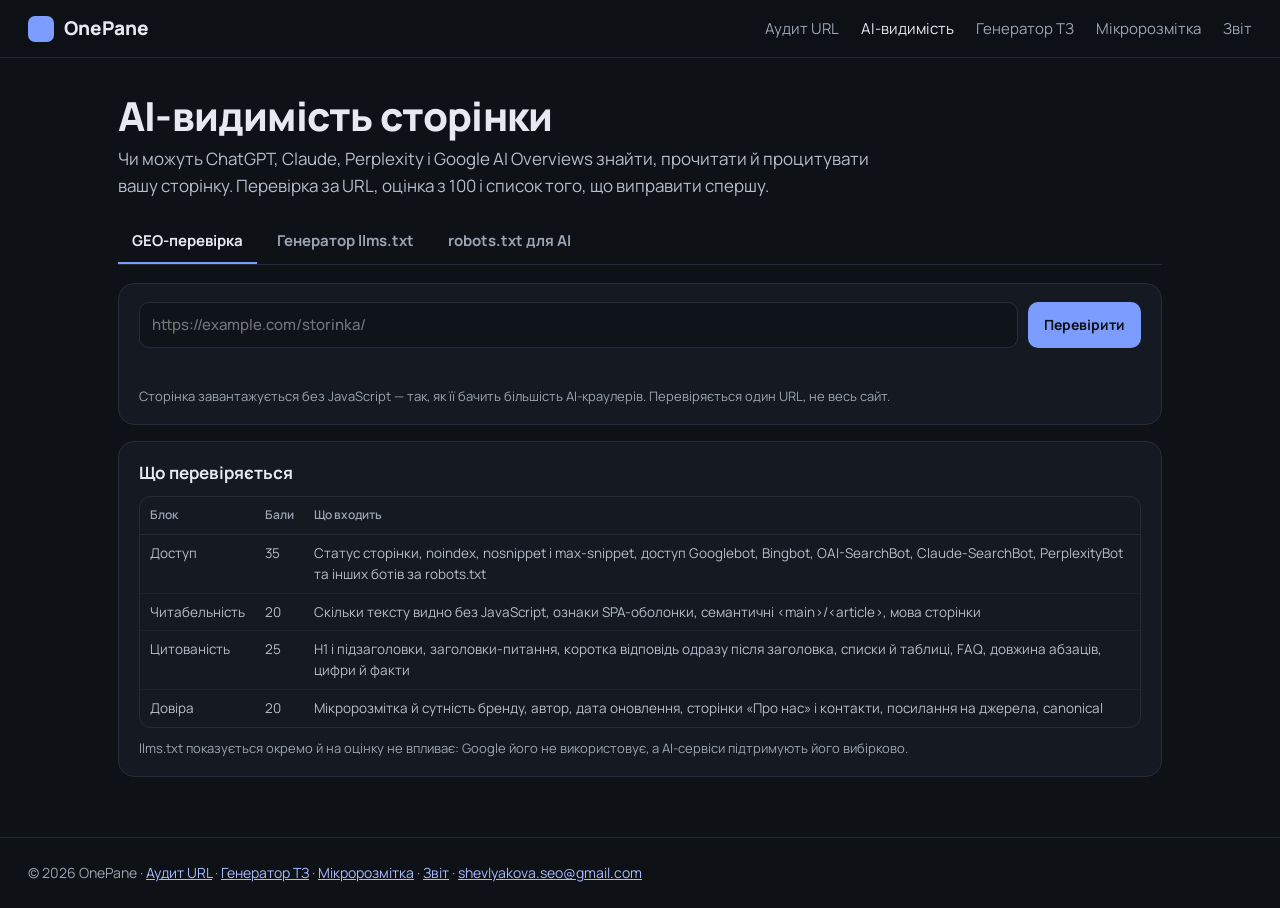
<file: ai/index.htm>
<!doctype html>
<html lang="uk">
<head>
<meta charset="utf-8">
<meta name="viewport" content="width=device-width, initial-scale=1">
<title>AI-видимість сторінки: GEO-перевірка і llms.txt — OnePane</title>
<meta name="description" content="Перевірте, чи можуть ChatGPT, Claude, Perplexity і Google AI Overviews знайти, прочитати й процитувати сторінку. Доступ AI-ботів, текст без JS, структура відповідей, довіра. Генератор llms.txt і robots.txt.">
<link rel="canonical" href="https://shevlyakova-seo.github.io/onepane/ai/">
<meta property="og:type" content="website">
<meta property="og:url" content="https://shevlyakova-seo.github.io/onepane/ai/">
<meta property="og:title" content="AI-видимість сторінки — OnePane">
<meta property="og:description" content="GEO-перевірка за URL: чи бачать сторінку AI-боти, чи її легко процитувати, і що виправити спершу. Плюс генератор llms.txt і правил robots.txt для AI.">
<meta property="og:locale" content="uk_UA">
<meta name="theme-color" content="#0E1116">
<link rel="icon" href="data:image/svg+xml,%3Csvg xmlns='http://www.w3.org/2000/svg' viewBox='0 0 32 32'%3E%3Crect width='32' height='32' rx='8' fill='%237C9CFF'/%3E%3C/svg%3E">
<link rel="preconnect" href="https://fonts.googleapis.com">
<link rel="preconnect" href="https://fonts.gstatic.com" crossorigin>
<link href="https://fonts.googleapis.com/css2?family=Manrope:wght@400;500;600;700;800&family=JetBrains+Mono:wght@500;600&display=swap" rel="stylesheet">
<link rel="stylesheet" href="../assets/onepane.css">
<script type="application/ld+json">
{"@context":"https://schema.org","@type":"WebApplication","name":"OnePane — AI-видимість сторінки","url":"https://shevlyakova-seo.github.io/onepane/ai/","applicationCategory":"BusinessApplication","operatingSystem":"Any","inLanguage":"uk","isAccessibleForFree":true,"offers":{"@type":"Offer","price":"0","priceCurrency":"UAH"},"description":"GEO-перевірка сторінки за URL: доступ AI-ботів, текст без JavaScript, структура відповідей, сигнали довіри. Генератор llms.txt і правил robots.txt для AI-краулерів."}
</script>
<style>
.main{max-width:1100px}
#results{display:flex;flex-direction:column;gap:16px}
#howto{display:flex;flex-direction:column;gap:10px}
#howto td:first-child{white-space:nowrap}
#results[hidden],#howto[hidden]{display:none}
.tabs{display:flex;gap:6px;flex-wrap:wrap;border-bottom:1px solid var(--border);margin-bottom:18px}
.tab{font:inherit;font-size:15px;font-weight:700;color:var(--muted);background:transparent;border:none;border-bottom:2px solid transparent;padding:10px 14px;cursor:pointer;min-height:44px}
.tab[aria-selected=true]{color:var(--text);border-bottom-color:var(--accent)}
.panel{display:flex;flex-direction:column;gap:16px;padding-bottom:60px}
.panel[hidden]{display:none}
.urlbar{display:flex;gap:10px}
.urlbar input{flex:1 1 auto}
.score{display:grid;grid-template-columns:auto minmax(0,1fr);gap:28px;align-items:center}
.ring{--p:0;--c:var(--accent);width:150px;height:150px;border-radius:50%;background:conic-gradient(var(--c) calc(var(--p)*1%),#232A36 0);display:grid;place-items:center}
.ring>div{width:118px;height:118px;border-radius:50%;background:var(--surface);display:flex;flex-direction:column;align-items:center;justify-content:center}
.ring b{font-size:40px;line-height:1;font-weight:800}
.ring span{font-size:12px;color:var(--muted);margin-top:4px}
.bars{display:flex;flex-direction:column;gap:12px}
.bar{display:grid;grid-template-columns:150px minmax(0,1fr) 64px;gap:12px;align-items:center;font-size:14px;color:var(--text2)}
.bar i{display:block;height:8px;border-radius:9px;background:#232A36;overflow:hidden}
.bar i>s{display:block;height:100%;background:var(--accent);border-radius:9px}
.bar em{font-style:normal;font-family:var(--mono);font-size:13px;text-align:right;color:var(--text)}
.meta-line{font-size:13px;color:var(--muted);word-break:break-all}
.todo{margin:0;padding:0;list-style:none;display:flex;flex-direction:column;gap:10px;counter-reset:t}
.todo li{display:grid;grid-template-columns:28px minmax(0,1fr);gap:10px;font-size:14.5px;color:var(--text2);counter-increment:t}
.todo li::before{content:counter(t);font-family:var(--mono);font-size:13px;color:var(--accent);border:1px solid #2E3850;border-radius:6px;height:24px;display:grid;place-items:center}
.todo b{color:var(--text)}
.chk{display:grid;grid-template-columns:96px minmax(0,1fr);gap:12px;padding:11px 0;border-bottom:1px solid var(--line)}
.chk:last-child{border-bottom:none}
.chk .t{font-weight:700;font-size:14.5px;color:var(--text)}
.chk .v{font-size:13.5px;color:var(--text2);margin-top:2px;word-break:break-word}
.chk .fx{font-size:13.5px;color:var(--muted);margin-top:4px}
.chk .fx::before{content:'→ ';color:var(--accent)}
.role{font-size:12px;color:var(--muted)}
.ai-out{display:flex;flex-direction:column;gap:10px;font-size:14.5px;color:var(--text2)}
.ai-out ul{margin:4px 0 0;padding-left:20px}
.ai-out blockquote{margin:0;border-left:3px solid var(--accent);padding:6px 12px;color:var(--text);background:#121826;border-radius:0 8px 8px 0}
.code{background:#0B0F14;border:1px solid var(--border);border-radius:14px;padding:16px 18px;margin:0;font-family:var(--mono);font-size:12.5px;line-height:1.6;color:#C9D4E5;white-space:pre-wrap;word-break:break-word;max-height:560px;overflow:auto}
.sec{border:1px solid var(--border);border-radius:12px;background:var(--alt)}
.sec>summary{list-style:none;cursor:pointer;padding:12px 14px;display:flex;gap:10px;align-items:center;flex-wrap:wrap}
.sec>summary::-webkit-details-marker{display:none}
.sec>summary input[type=text]{flex:1 1 220px;min-height:38px;padding:7px 10px;font-weight:700}
.sec .lst{padding:0 14px 14px;display:flex;flex-direction:column;gap:8px}
.lk{display:grid;grid-template-columns:22px minmax(0,1fr) minmax(0,1.3fr);gap:8px;align-items:start}
.lk input[type=checkbox]{accent-color:var(--accent);width:18px;height:18px;margin-top:11px}
.lk input[type=text]{min-height:38px;padding:7px 10px;font-size:14px}
.lk small{grid-column:2/4;font-size:12px;color:var(--muted);word-break:break-all;margin-top:-4px}
.two{display:flex;flex-wrap:wrap;gap:20px;align-items:flex-start}
.two>*{flex:1 1 420px;min-width:0}
.grp{display:flex;flex-direction:column;gap:8px;padding:14px 0;border-bottom:1px solid var(--line)}
.grp:last-child{border-bottom:none}
.grp .bots{font-size:13px;color:var(--muted);font-family:var(--mono)}
@media (max-width:767px){.score{grid-template-columns:minmax(0,1fr);justify-items:center}.bars{width:100%}.bar{grid-template-columns:110px minmax(0,1fr) 54px}.urlbar{flex-direction:column}.chk{grid-template-columns:minmax(0,1fr);gap:6px}.lk{grid-template-columns:22px minmax(0,1fr)}.lk input[type=text]+input[type=text]{grid-column:2/3}.lk small{grid-column:2/3}}
@media (max-width:991px){.two>aside{position:static!important}}
@media print{.top,.tabs,.urlbar,.foot,.noprint{display:none!important}body{background:#fff;color:#000}.card,.sec{border-color:#ccc;background:#fff}}
</style>
</head>
<body>
<header class="top">
  <div class="wrap">
    <a class="logo" href="../"><i aria-hidden="true"></i>OnePane</a>
    <nav class="menu" aria-label="Інструменти">
      <a href="../#audit">Аудит URL</a>
      <a href="./" aria-current="page">AI-видимість</a>
      <a href="../brief/">Генератор ТЗ</a>
      <a href="../schema/">Мікророзмітка</a>
      <a href="../report/">Звіт</a>
    </nav>
  </div>
</header>

<main class="wrap main">
  <section class="hero">
    <h1>AI-видимість сторінки</h1>
    <p>Чи можуть ChatGPT, Claude, Perplexity і Google AI Overviews знайти, прочитати й процитувати вашу сторінку. Перевірка за URL, оцінка з 100 і список того, що виправити спершу.</p>
  </section>

  <div class="tabs" role="tablist" aria-label="Розділи">
    <button class="tab" role="tab" id="t-check" aria-controls="p-check" aria-selected="true">GEO-перевірка</button>
    <button class="tab" role="tab" id="t-llms" aria-controls="p-llms" aria-selected="false" tabindex="-1">Генератор llms.txt</button>
    <button class="tab" role="tab" id="t-robots" aria-controls="p-robots" aria-selected="false" tabindex="-1">robots.txt для AI</button>
  </div>

  <!-- ============ ПЕРЕВІРКА ============ -->
  <section class="panel" id="p-check" role="tabpanel" aria-labelledby="t-check">
    <div class="card pad" style="display:flex;flex-direction:column;gap:10px">
      <form class="urlbar" id="checkForm" novalidate>
        <label class="f" style="flex:1 1 auto"><span style="position:absolute;left:-9999px">URL сторінки</span><input type="url" id="url" placeholder="https://example.com/storinka/" aria-label="URL сторінки" required></label>
        <button type="submit" class="btn" id="checkBtn">Перевірити</button>
      </form>
      <div class="status" id="checkStatus" role="status" aria-live="polite"></div>
      <p class="note">Сторінка завантажується без JavaScript — так, як її бачить більшість AI-краулерів. Перевіряється один URL, не весь сайт.</p>
    </div>

    <div id="results" hidden>
      <section class="card pad score" aria-label="Оцінка">
        <div class="ring" id="ring"><div><b id="total">0</b><span>з 100</span></div></div>
        <div style="display:flex;flex-direction:column;gap:14px;min-width:0">
          <div><strong id="verdict" style="font-size:18px"></strong><div class="meta-line" id="metaLine"></div></div>
          <div class="bars" id="bars"></div>
        </div>
      </section>

      <section class="card pad" style="display:flex;flex-direction:column;gap:12px">
        <strong style="font-size:17px">Що зробити спершу</strong>
        <ol class="todo" id="todo"></ol>
      </section>

      <section class="card pad" style="display:flex;flex-direction:column;gap:10px">
        <div style="display:flex;justify-content:space-between;gap:10px;flex-wrap:wrap;align-items:center"><strong style="font-size:17px">Доступ AI-ботів за robots.txt</strong><span class="note" id="robotsNote"></span></div>
        <div class="tbl-wrap"><table class="tbl"><thead><tr><th>Бот</th><th>Для чого</th><th>Доступ</th><th>Правило</th></tr></thead><tbody id="botRows"></tbody></table></div>
        <p class="note">Боти пошуку й відповідей визначають, чи потрапить сторінка в AI-відповіді. Заборона ботів навчання — рішення власника сайту, на оцінку не впливає.</p>
      </section>

      <div id="groups" style="display:flex;flex-direction:column;gap:16px"></div>

      <section class="card pad noprint" style="display:flex;flex-direction:column;gap:12px">
        <div style="display:flex;justify-content:space-between;gap:10px;flex-wrap:wrap;align-items:center">
          <strong style="font-size:17px">Як ШІ перекаже сторінку <span class="ai">ШІ</span></strong>
          <button type="button" class="btn ghost small" id="aiBtn">Запустити розбір</button>
        </div>
        <p class="note">Вбудована модель Chrome читає текст сторінки й каже, на які питання вона відповідає і чого бракує. Працює на компʼютері в Google Chrome, дані нікуди не надсилаються.</p>
        <div class="status" id="aiStatus" role="status" aria-live="polite"></div>
        <div class="ai-out" id="aiOut"></div>
      </section>

      <div class="btns noprint">
        <button type="button" class="btn" id="copyReport">Копіювати звіт</button>
        <button type="button" class="btn ghost" id="printReport">Зберегти PDF</button>
        <button type="button" class="btn ghost" id="toRobots">Згенерувати robots.txt для AI</button>
        <button type="button" class="btn ghost" id="toLlms">Згенерувати llms.txt</button>
        <span class="status" id="exportStatus" role="status" aria-live="polite"></span>
      </div>
    </div>

    <section class="card pad" id="howto">
      <strong style="font-size:17px">Що перевіряється</strong>
      <div class="tbl-wrap"><table class="tbl"><thead><tr><th>Блок</th><th>Бали</th><th>Що входить</th></tr></thead><tbody>
        <tr><td>Доступ</td><td>35</td><td>Статус сторінки, noindex, nosnippet і max-snippet, доступ Googlebot, Bingbot, OAI-SearchBot, Claude-SearchBot, PerplexityBot та інших ботів за robots.txt</td></tr>
        <tr><td>Читабельність</td><td>20</td><td>Скільки тексту видно без JavaScript, ознаки SPA-оболонки, семантичні &lt;main&gt;/&lt;article&gt;, мова сторінки</td></tr>
        <tr><td>Цитованість</td><td>25</td><td>H1 і підзаголовки, заголовки-питання, коротка відповідь одразу після заголовка, списки й таблиці, FAQ, довжина абзаців, цифри й факти</td></tr>
        <tr><td>Довіра</td><td>20</td><td>Мікророзмітка й сутність бренду, автор, дата оновлення, сторінки «Про нас» і контакти, посилання на джерела, canonical</td></tr>
      </tbody></table></div>
      <p class="note">llms.txt показується окремо й на оцінку не впливає: Google його не використовує, а AI-сервіси підтримують його вибірково.</p>
    </section>
  </section>

  <!-- ============ LLMS.TXT ============ -->
  <section class="panel" id="p-llms" role="tabpanel" aria-labelledby="t-llms" hidden>
    <div class="card pad" style="display:flex;flex-direction:column;gap:10px">
      <strong>1. Сайт</strong>
      <form class="urlbar" id="llmsForm" novalidate>
        <label class="f" style="flex:1 1 auto"><span style="position:absolute;left:-9999px">Адреса сайту</span><input type="url" id="llmsUrl" placeholder="https://example.com/" aria-label="Адреса сайту" required></label>
        <button type="submit" class="btn" id="llmsBtn">Знайти сторінки в sitemap</button>
      </form>
      <div class="status" id="llmsStatus" role="status" aria-live="polite"></div>
      <p class="note">Sitemap шукається в robots.txt, потім за адресами /sitemap.xml, /sitemap_index.xml і /wp-sitemap.xml. Беруться до 500 сторінок цього домену.</p>
    </div>

    <div class="two">
      <div style="display:flex;flex-direction:column;gap:14px">
        <div class="card pad" style="display:flex;flex-direction:column;gap:12px">
          <strong>2. Про сайт</strong>
          <label class="f">Назва сайту або компанії <input type="text" id="lName" placeholder="Демо Клімат"></label>
          <label class="f">Короткий опис (1–2 речення) <textarea id="lSummary" placeholder="Інтернет-магазин кондиціонерів у Києві з монтажем і сервісом."></textarea></label>
          <label class="f">Додатково для ШІ <small>Необовʼязково: регіон, для кого сайт, що важливо знати</small><textarea id="lDetails" placeholder="Працюємо по Києву та області. Ціни вказані з ПДВ."></textarea></label>
        </div>
        <div class="card pad" style="display:flex;flex-direction:column;gap:12px">
          <div style="display:flex;justify-content:space-between;gap:10px;flex-wrap:wrap;align-items:center"><strong>3. Розділи й сторінки</strong><span class="note" id="lCount"></span></div>
          <div class="btns">
            <button type="button" class="btn ghost small" id="lFetch" disabled>Підтягнути назви й описи обраних</button>
            <button type="button" class="btn ghost small" id="lAddSec">+ Розділ</button>
          </div>
          <div class="status" id="lFetchStatus" role="status" aria-live="polite"></div>
          <div id="sections" style="display:flex;flex-direction:column;gap:10px"><p class="note">Знайдіть сторінки в sitemap або додайте розділ вручну.</p></div>
        </div>
      </div>
      <aside style="display:flex;flex-direction:column;gap:12px;position:sticky;top:76px" aria-label="Готовий llms.txt">
        <div class="btns"><button type="button" class="btn" id="lCopy">Копіювати</button><button type="button" class="btn ghost" id="lDl">Завантажити llms.txt</button><span class="status" id="lOutStatus" role="status" aria-live="polite"></span></div>
        <pre class="code" id="lOut" tabindex="0" aria-label="Вміст llms.txt"></pre>
        <p class="note">Файл кладеться в корінь сайту: <code>https://ваш-сайт/llms.txt</code>. Це Markdown-карта найважливіших сторінок для AI-агентів. Google його не використовує, тож це доповнення, а не заміна robots.txt і sitemap.</p>
      </aside>
    </div>
  </section>

  <!-- ============ ROBOTS ============ -->
  <section class="panel" id="p-robots" role="tabpanel" aria-labelledby="t-robots" hidden>
    <div class="two">
      <div class="card pad" style="display:flex;flex-direction:column;gap:4px">
        <strong>Правила для AI-ботів</strong>
        <div id="rGroups"></div>
        <label class="f" style="margin-top:8px">Закриті розділи для всіх AI-ботів <small>Кожен шлях з нового рядка. Якщо перевіряли сторінку, сюди підставлені Disallow з групи «User-agent: *»: окрема група для бота скасовує загальні правила, тому їх треба повторити.</small><textarea id="rPaths" placeholder="/cart/&#10;/checkout/&#10;/account/" style="font-family:var(--mono);font-size:13.5px"></textarea></label>
        <div id="rExisting"></div>
      </div>
      <aside style="display:flex;flex-direction:column;gap:12px;position:sticky;top:76px" aria-label="Готові правила">
        <div class="btns"><button type="button" class="btn" id="rCopy">Копіювати правила</button><span class="status" id="rStatus" role="status" aria-live="polite"></span></div>
        <pre class="code" id="rOut" tabindex="0" aria-label="Правила robots.txt"></pre>
        <p class="note">Додайте блок у кінець robots.txt. Googlebot, Bingbot і Applebot тут навмисно не згадуються: окрема група для них перекрила б ваші основні правила. AI Overviews і Copilot працюють на їхньому індексі, тому вони мають бути відкриті в основній групі.</p>
      </aside>
    </div>
  </section>
</main>

<footer class="foot"><div class="wrap">© 2026 OnePane · <a href="../">Аудит URL</a> · <a href="../brief/">Генератор ТЗ</a> · <a href="../schema/">Мікророзмітка</a> · <a href="../report/">Звіт</a> · <a href="mailto:shevlyakova.seo@gmail.com">shevlyakova.seo@gmail.com</a></div></footer>

<script>
(function () {
  'use strict';
  var WORKER = 'https://onepane-audit.shevlyakova-seo.workers.dev';

  var ROLE = { search: 'Пошук і відповіді', user: 'Запит користувача', train: 'Навчання моделей' };
  var BOTS = [
    { ua: 'Googlebot', co: 'Google', role: 'search', what: 'Google Пошук, AI Overviews, AI Mode', w: 8, gen: false },
    { ua: 'Bingbot', co: 'Microsoft', role: 'search', what: 'Bing і Copilot', w: 5, gen: false },
    { ua: 'OAI-SearchBot', co: 'OpenAI', role: 'search', what: 'Пошук у ChatGPT', w: 5, gen: true },
    { ua: 'Claude-SearchBot', co: 'Anthropic', role: 'search', what: 'Пошук у Claude', w: 3, gen: true },
    { ua: 'PerplexityBot', co: 'Perplexity', role: 'search', what: 'Відповіді Perplexity', w: 3, gen: true },
    { ua: 'Applebot', co: 'Apple', role: 'search', what: 'Siri, Spotlight, Apple Intelligence', w: 2, gen: false },
    { ua: 'DuckAssistBot', co: 'DuckDuckGo', role: 'search', what: 'Відповіді DuckAssist', w: 1, gen: true },
    { ua: 'ChatGPT-User', co: 'OpenAI', role: 'user', what: 'Відкриває сторінку на запит у ChatGPT', w: 1, gen: true },
    { ua: 'Claude-User', co: 'Anthropic', role: 'user', what: 'Відкриває сторінку на запит у Claude', w: 0.5, gen: true },
    { ua: 'Perplexity-User', co: 'Perplexity', role: 'user', what: 'Відкриває сторінку на запит у Perplexity', w: 0.5, gen: true },
    { ua: 'GPTBot', co: 'OpenAI', role: 'train', what: 'Навчання моделей OpenAI', w: 0, gen: true },
    { ua: 'ClaudeBot', co: 'Anthropic', role: 'train', what: 'Навчання моделей Anthropic', w: 0, gen: true },
    { ua: 'Google-Extended', co: 'Google', role: 'train', what: 'Навчання Gemini (не впливає на Пошук)', w: 0, gen: true },
    { ua: 'Applebot-Extended', co: 'Apple', role: 'train', what: 'Навчання моделей Apple', w: 0, gen: true },
    { ua: 'meta-externalagent', co: 'Meta', role: 'train', what: 'Навчання моделей Meta', w: 0, gen: true },
    { ua: 'CCBot', co: 'Common Crawl', role: 'train', what: 'Відкритий датасет для навчання', w: 0, gen: true },
    { ua: 'Bytespider', co: 'ByteDance', role: 'train', what: 'Навчання моделей ByteDance', w: 0, gen: true }
  ];
  var SECTIONS = [
    { id: 'access', label: 'Доступ', max: 35 },
    { id: 'read', label: 'Читабельність', max: 20 },
    { id: 'cite', label: 'Цитованість', max: 25 },
    { id: 'trust', label: 'Довіра', max: 20 },
    { id: 'extra', label: 'Додатково', max: 0 }
  ];
  var STATUS = { pass: ['OK', 'b-ok'], warn: ['Увага', 'b-warn'], fail: ['Помилка', 'b-err'], info: ['Інфо', 'b-info'] };

  function $(id) { return document.getElementById(id); }
  function esc(s) { return String(s == null ? '' : s).replace(/[&<>"']/g, function (c) { return { '&': '&amp;', '<': '&lt;', '>': '&gt;', '"': '&quot;', "'": '&#39;' }[c]; }); }
  function clean(s) { return String(s || '').replace(/\s+/g, ' ').trim(); }
  function words(s) { var t = clean(s); return t ? t.split(' ').filter(function (w) { return /[\p{L}\p{N}]/u.test(w); }).length : 0; }
  function badge(st) { return '<span class="badge ' + STATUS[st][1] + '">' + STATUS[st][0] + '</span>'; }
  function normUrl(raw) {
    var v = clean(raw);
    if (!v) return '';
    if (!/^https?:\/\//i.test(v)) v = 'https://' + v;
    try { return new URL(v).toString(); } catch (e) { return ''; }
  }
  function viaWorker(u) {
    return fetch(WORKER + '/?url=' + encodeURIComponent(u)).then(function (r) {
      return r.json().then(function (d) { if (!r.ok) throw new Error(d.error || 'Помилка ' + r.status); return d; });
    });
  }
  function copyText(text, statusEl) {
    var done = function () { statusEl.textContent = 'Скопійовано'; setTimeout(function () { statusEl.textContent = ''; }, 2500); };
    if (navigator.clipboard && navigator.clipboard.writeText) {
      navigator.clipboard.writeText(text).then(done, function () { fallbackCopy(text); done(); });
    } else { fallbackCopy(text); done(); }
  }
  function fallbackCopy(text) {
    var ta = document.createElement('textarea'); ta.value = text; ta.style.position = 'fixed'; ta.style.opacity = '0';
    document.body.appendChild(ta); ta.select(); try { document.execCommand('copy'); } catch (e) {} document.body.removeChild(ta);
  }

  /* ---------- Вкладки ---------- */
  var tabs = [].slice.call(document.querySelectorAll('.tab'));
  function selectTab(tab) {
    tabs.forEach(function (t) {
      var on = t === tab;
      t.setAttribute('aria-selected', on ? 'true' : 'false');
      t.tabIndex = on ? 0 : -1;
      $(t.getAttribute('aria-controls')).hidden = !on;
    });
  }
  tabs.forEach(function (t, i) {
    t.addEventListener('click', function () { selectTab(t); });
    t.addEventListener('keydown', function (e) {
      if (e.key !== 'ArrowRight' && e.key !== 'ArrowLeft') return;
      var n = tabs[(i + (e.key === 'ArrowRight' ? 1 : tabs.length - 1)) % tabs.length];
      selectTab(n); n.focus();
    });
  });

  /* ---------- robots.txt ---------- */
  function parseRobots(text) {
    var groups = [], cur = null, lastAgent = false, sitemaps = [];
    String(text || '').split(/\r?\n/).forEach(function (raw) {
      var line = raw.replace(/#.*$/, '').trim();
      var i = line.indexOf(':');
      if (!line || i === -1) return;
      var k = line.slice(0, i).trim().toLowerCase(), v = line.slice(i + 1).trim();
      if (k === 'user-agent') {
        if (!cur || !lastAgent) { cur = { agents: [], rules: [] }; groups.push(cur); }
        cur.agents.push(v.toLowerCase()); lastAgent = true;
      } else if (k === 'allow' || k === 'disallow') {
        if (cur) cur.rules.push({ allow: k === 'allow', path: v });
        lastAgent = false;
      } else {
        if (k === 'sitemap' && v) sitemaps.push(v);
        lastAgent = false;
      }
    });
    return { groups: groups, sitemaps: sitemaps };
  }
  function ruleRe(p) {
    var anch = p.slice(-1) === '$', body = anch ? p.slice(0, -1) : p;
    return new RegExp('^' + body.split('*').map(function (x) { return x.replace(/[.+?^${}()|[\]\\]/g, '\\$&'); }).join('.*') + (anch ? '$' : ''));
  }
  function robotsCheck(parsed, url, agent) {
    agent = agent.toLowerCase();
    var specific = parsed.groups.filter(function (g) { return g.agents.indexOf(agent) !== -1; });
    var chosen = specific.length ? specific : parsed.groups.filter(function (g) { return g.agents.indexOf('*') !== -1; });
    var u = new URL(url), target = u.pathname + u.search, best = null;
    chosen.forEach(function (g) {
      g.rules.forEach(function (r) {
        if (!r.path || !ruleRe(r.path).test(target)) return;
        var len = r.path.replace(/[*$]/g, '').length;
        if (!best || len > best.len || (len === best.len && r.allow && !best.allow)) best = { len: len, allow: r.allow, path: r.path };
      });
    });
    return { allowed: !best || best.allow, rule: best ? (best.allow ? 'Allow: ' : 'Disallow: ') + best.path : 'немає обмежень', group: specific.length ? agent : chosen.length ? '*' : '' };
  }

  /* ---------- Розбір сторінки ---------- */
  var QWORDS = /^(як|що|чому|навіщо|нащо|скільки|коли|де|куди|звідки|який|яка|яке|які|якого|чи|хто|кому|чим|как|что|почему|зачем|сколько|когда|где|какой|какая|какое|какие|можно|ли|кто|how|what|why|when|where|which|who|whom|can|could|does|do|is|are|should|will|jak|co|czy|kiedy|gdzie|dlaczego|ile|który|jaki)(?![\p{L}\p{N}])/iu;
  var CONTENT_TYPES = /^(Article|BlogPosting|NewsArticle|TechArticle|Product|Service|FAQPage|HowTo|Recipe|Event|Course|MedicalWebPage|MedicalProcedure|Offer|SoftwareApplication|WebApplication|JobPosting|Review|VideoObject|QAPage)$/;
  var ENTITY_TYPES = /^(Organization|Corporation|LocalBusiness|Person|MedicalClinic|Dentist|Hospital|Physician|Store|OnlineStore|Restaurant|ProfessionalService|LegalService|HomeAndConstructionBusiness|HVACBusiness|AutoDealer|AutoRepair|BeautySalon|RealEstateAgent|MedicalBusiness|MedicalOrganization|Pharmacy|EducationalOrganization|NewsMediaOrganization)$/;
  var SOCIAL = /(facebook|instagram|t\.me|telegram|youtube|youtu\.be|tiktok|twitter|x\.com|linkedin|pinterest|wa\.me|whatsapp|viber|google\.com\/maps|goo\.gl|maps\.app)/i;

  function walkLd(node, fn) {
    if (!node || typeof node !== 'object') return;
    if (Array.isArray(node)) { node.forEach(function (n) { walkLd(n, fn); }); return; }
    fn(node);
    Object.keys(node).forEach(function (k) { if (node[k] && typeof node[k] === 'object') walkLd(node[k], fn); });
  }

  function analyze(data) {
    var doc = new DOMParser().parseFromString(data.html || '', 'text/html');
    var base = data.finalUrl;
    var host = new URL(base).hostname.replace(/^www\./, '');
    var abs = function (h) { try { return new URL(h, base).toString(); } catch (e) { return ''; } };
    var p = { url: base, status: data.status, title: clean((doc.querySelector('title') || {}).textContent) };

    var robotsMeta = [].slice.call(doc.querySelectorAll('meta[name="robots" i], meta[name="googlebot" i]')).map(function (m) { return (m.getAttribute('content') || '').toLowerCase(); }).join(', ');
    var allRobots = (robotsMeta + ', ' + ((data.headers && data.headers.xRobotsTag) || '')).toLowerCase();
    p.robotsMeta = clean(robotsMeta + (data.headers && data.headers.xRobotsTag ? ' | X-Robots-Tag: ' + data.headers.xRobotsTag : ''));
    p.noindex = /(^|[\s,:])(noindex|none)\b/.test(allRobots);
    p.nosnippet = /\bnosnippet\b/.test(allRobots);
    var ms = allRobots.match(/max-snippet\s*:\s*(-?\d+)/);
    p.maxSnippet = ms ? parseInt(ms[1], 10) : null;
    p.dataNosnippet = doc.querySelectorAll('[data-nosnippet]').length;
    p.lang = (doc.documentElement.getAttribute('lang') || '').trim();

    var types = [], ld = [], authorLd = false, dates = [], sameAs = [];
    [].slice.call(doc.querySelectorAll('script[type="application/ld+json" i]')).forEach(function (s) {
      try {
        var j = JSON.parse(s.textContent);
        ld.push(j);
        walkLd(j, function (o) {
          [].concat(o['@type'] || []).forEach(function (t) { if (typeof t === 'string' && types.indexOf(t) === -1) types.push(t); });
          if (o.author) authorLd = true;
          ['dateModified', 'datePublished', 'uploadDate'].forEach(function (k) { if (typeof o[k] === 'string') dates.push({ k: k, v: o[k] }); });
          if (o.sameAs) sameAs = sameAs.concat([].concat(o.sameAs));
        });
      } catch (e) {}
    });
    p.types = types;
    p.hasFaqSchema = types.indexOf('FAQPage') !== -1;
    p.contentType = types.filter(function (t) { return CONTENT_TYPES.test(t); });
    p.entityType = types.filter(function (t) { return ENTITY_TYPES.test(t); });
    p.sameAs = sameAs;

    [['article:modified_time', 'dateModified'], ['og:updated_time', 'dateModified'], ['article:published_time', 'datePublished']].forEach(function (m) {
      var el = doc.querySelector('meta[property="' + m[0] + '"]');
      if (el && el.getAttribute('content')) dates.push({ k: m[1], v: el.getAttribute('content') });
    });
    [].slice.call(doc.querySelectorAll('time[datetime]')).slice(0, 5).forEach(function (t) { dates.push({ k: 'time', v: t.getAttribute('datetime') }); });
    var parsed = dates.map(function (d) { return { k: d.k, t: Date.parse(d.v) }; }).filter(function (d) { return !isNaN(d.t) && d.t < Date.now() + 864e5; });
    p.lastDate = parsed.length ? Math.max.apply(null, parsed.map(function (d) { return d.t; })) : null;
    p.hasModified = parsed.some(function (d) { return d.k === 'dateModified'; });

    var metaAuthor = doc.querySelector('meta[name="author" i]');
    var byline = doc.querySelector('[rel~="author"], [itemprop="author"], .author, .byline, .post-author, .entry-author, [class*="author" i]');
    p.author = authorLd ? 'у мікророзмітці' : metaAuthor && metaAuthor.getAttribute('content') ? 'meta author: ' + clean(metaAuthor.getAttribute('content')) : byline && clean(byline.textContent) ? 'на сторінці: ' + clean(byline.textContent).slice(0, 60) : '';

    var canon = doc.querySelector('link[rel~="canonical" i]');
    p.canonical = canon ? abs(canon.getAttribute('href')) : '';

    var root = doc.querySelector('main, article, [role="main"]');
    p.semantic = !!root;
    var clone = (root || doc.body || doc.documentElement).cloneNode(true);
    [].slice.call(clone.querySelectorAll('script, style, noscript, template, svg, iframe' + (root ? '' : ', nav, header, footer, aside'))).forEach(function (n) { n.remove(); });
    [].slice.call(clone.querySelectorAll('nav, [role="navigation"]')).forEach(function (n) { n.remove(); });
    p.text = clean(clone.textContent);
    p.words = words(p.text);
    p.digits = (p.text.match(/\d+([.,]\d+)?\s?(%|грн|₴|\$|€|zł|kč|₸|км|кг|м²|м2|год|хв|днів|років|роки|шт)?/gi) || []).length;

    var bodyClone = doc.body ? doc.body.cloneNode(true) : null;
    var allWords = 0;
    if (bodyClone) { [].slice.call(bodyClone.querySelectorAll('script, style, noscript, template, svg')).forEach(function (n) { n.remove(); }); allWords = words(bodyClone.textContent); }
    var scripts = doc.querySelectorAll('script[src]').length;
    var shell = doc.querySelector('#root, #app, #__next, #__nuxt, [data-reactroot], app-root');
    var noscriptJs = [].slice.call(doc.querySelectorAll('noscript')).some(function (n) { return /javascript|js/i.test(n.textContent); });
    p.spa = allWords < 80 && (!!shell || scripts >= 6 || noscriptJs);
    p.allWords = allWords;

    p.h1 = [].slice.call(doc.querySelectorAll('h1')).map(function (h) { return clean(h.textContent); }).filter(Boolean);
    var seq = [].slice.call(clone.querySelectorAll('h1, h2, h3, h4, p, li'));
    var heads = seq.filter(function (e) { return /^H[1-4]$/.test(e.tagName); });
    p.sub = heads.filter(function (h) { return /^H[23]$/.test(h.tagName); }).length;
    var qs = [];
    seq.forEach(function (e, i) {
      if (!/^H[2-4]$/.test(e.tagName)) return;
      var t = clean(e.textContent);
      if (!t || !(/\?\s*$/.test(t) || QWORDS.test(t))) return;
      var ans = null;
      for (var j = i + 1; j < seq.length; j++) {
        if (/^H[1-4]$/.test(seq[j].tagName)) break;
        if (seq[j].tagName === 'P' && clean(seq[j].textContent)) { ans = clean(seq[j].textContent); break; }
      }
      qs.push({ q: t, ansWords: ans ? words(ans) : 0 });
    });
    p.questions = qs;
    p.directAnswers = qs.filter(function (q) { return q.ansWords >= 12 && q.ansWords <= 90; }).length;
    var paras = [].slice.call(clone.querySelectorAll('p')).map(function (e) { return words(e.textContent); }).filter(function (n) { return n > 0; });
    p.firstPara = paras.length ? paras[0] : 0;
    p.longParas = paras.filter(function (n) { return n > 120; }).length;
    p.lists = [].slice.call(clone.querySelectorAll('ul, ol')).filter(function (l) { return l.querySelectorAll('li').length >= 3; }).length;
    p.tables = clone.querySelectorAll('table').length;

    var internal = [], external = [];
    [].slice.call(doc.querySelectorAll('a[href]')).forEach(function (a) {
      var h = abs(a.getAttribute('href'));
      if (!/^https?:/i.test(h)) return;
      var hh = new URL(h).hostname.replace(/^www\./, '');
      if (hh === host) internal.push({ href: h, text: clean(a.textContent) }); else external.push({ href: h, inContent: false });
    });
    p.aboutLinks = internal.filter(function (l) { return /(about|pro-nas|pro_nas|o-nas|o-kompanii|pro-kompaniyu|kompaniya|company|contact|kontakt|контакт|про-нас)/i.test(l.href) || /(про нас|про компанію|контакти|контакты|о нас|о компании|about|contact|kontakt|o nas)/i.test(l.text); }).length;
    p.sources = [].slice.call(clone.querySelectorAll('a[href]')).map(function (a) { return abs(a.getAttribute('href')); }).filter(function (h) {
      if (!/^https?:/i.test(h)) return false;
      var hh = new URL(h).hostname.replace(/^www\./, '');
      return hh !== host && !SOCIAL.test(h);
    }).length;
    return p;
  }

  /* ---------- Перевірки й бали ---------- */
  function buildChecks(p, data, robots, llms) {
    var checks = [], pts = { access: 0, read: 0, cite: 0, trust: 0 };
    var add = function (sec, name, status, value, fix, got) {
      checks.push({ sec: sec, name: name, status: status, value: value, fix: fix || '', lost: 0 });
      if (got != null) pts[sec] += got;
    };
    var lostAdd = function (lost) { checks[checks.length - 1].lost = lost; };

    var ok200 = data.status === 200;
    add('access', 'HTTP-статус', ok200 ? 'pass' : 'fail', String(data.status) + (data.chain && data.chain.length > 1 ? ' після ' + (data.chain.length - 1) + ' редирект(ів)' : ''), ok200 ? '' : 'Сторінка має віддавати 200. Інакше її не проіндексують і не процитують.');
    if (!ok200) lostAdd(100);
    add('access', 'Індексація (noindex)', p.noindex ? 'fail' : 'pass', p.robotsMeta || 'заборон немає', p.noindex ? 'Приберіть noindex, якщо сторінка має зʼявлятися в пошуку та AI-відповідях.' : '');
    if (p.noindex) lostAdd(100);
    var snipBad = p.nosnippet || p.maxSnippet === 0;
    var snipLow = !snipBad && p.maxSnippet != null && p.maxSnippet > 0 && p.maxSnippet < 50;
    add('access', 'Дозвіл на цитування (nosnippet, max-snippet)', snipBad ? 'fail' : snipLow ? 'warn' : 'pass',
      snipBad ? 'Заборонено показувати текст сторінки' : snipLow ? 'max-snippet:' + p.maxSnippet + ' — дуже короткий уривок' : 'обмежень немає' + (p.dataNosnippet ? '; data-nosnippet на ' + p.dataNosnippet + ' блоках' : ''),
      snipBad ? 'Google не бере текст із такої сторінки в AI Overviews. Приберіть nosnippet / max-snippet:0 або закрийте data-nosnippet лише окремі блоки.' : snipLow ? 'Збільште max-snippet або поставте -1 (без обмежень).' : '',
      snipBad ? 0 : snipLow ? 3 : 6);
    if (snipBad) lostAdd(6); else if (snipLow) lostAdd(3);

    var botRes = BOTS.map(function (b) {
      var r;
      if (robots.status >= 500) r = { allowed: false, rule: 'robots.txt повертає ' + robots.status, group: '' };
      else if (!robots.status || robots.status >= 400 || !robots.parsed) r = { allowed: true, rule: robots.status ? 'robots.txt не знайдено (' + robots.status + ')' : 'robots.txt недоступний', group: '' };
      else r = robotsCheck(robots.parsed, data.finalUrl, b.ua);
      return { bot: b, res: r };
    });
    var blockedSearch = botRes.filter(function (x) { return x.bot.role !== 'train' && !x.res.allowed; });
    var gotBots = botRes.reduce(function (s, x) { return s + (x.bot.role !== 'train' && x.res.allowed ? x.bot.w : 0); }, 0);
    var maxBots = BOTS.reduce(function (s, b) { return s + b.w; }, 0);
    var gBlocked = blockedSearch.some(function (x) { return x.bot.ua === 'Googlebot' || x.bot.ua === 'Bingbot'; });
    add('access', 'Боти пошуку й відповідей', blockedSearch.length ? (gBlocked || blockedSearch.length > 2 ? 'fail' : 'warn') : 'pass',
      blockedSearch.length ? 'Закрито: ' + blockedSearch.map(function (x) { return x.bot.ua; }).join(', ') : 'усі відкриті',
      blockedSearch.length ? 'Відкрийте цих ботів у robots.txt. Поки вони закриті, сервіс не може взяти сторінку у свої відповіді. Готові правила є у вкладці «robots.txt для AI».' : '',
      gotBots);
    lostAdd(maxBots - gotBots);
    var trainBlocked = botRes.filter(function (x) { return x.bot.role === 'train' && !x.res.allowed; }).map(function (x) { return x.bot.ua; });
    add('access', 'Боти навчання моделей', 'info', trainBlocked.length ? 'Заборонено: ' + trainBlocked.join(', ') : 'усі дозволені', 'Це ваш вибір: на появу в AI-пошуку не впливає.');

    // Читабельність
    var w = p.words;
    var wSt = w >= 300 ? 'pass' : w >= 150 ? 'warn' : 'fail';
    var wPts = w >= 300 ? 10 : w >= 150 ? 6 : w >= 50 ? 2 : 0;
    add('read', 'Текст без JavaScript', wSt, 'слів в основному вмісті: ' + w, w >= 300 ? '' : 'AI-краулери здебільшого не виконують JavaScript. Основний текст має бути в HTML одразу, а не підвантажуватися скриптом. Для інформаційних сторінок потрібно від 300 слів по суті.', wPts);
    lostAdd(10 - wPts);
    add('read', 'Ознаки SPA-оболонки', p.spa ? 'fail' : 'pass', p.spa ? 'HTML майже порожній, контент малює JavaScript' : 'контент є в HTML', p.spa ? 'Увімкніть серверний рендеринг (SSR) або пререндеринг: Next.js, Nuxt, prerender.io. Інакше ChatGPT, Claude і Perplexity бачать порожню сторінку.' : '', p.spa ? 0 : 4);
    if (p.spa) lostAdd(4);
    add('read', 'Семантичний блок <main> / <article>', p.semantic ? 'pass' : 'warn', p.semantic ? 'є' : 'немає', p.semantic ? '' : 'Обгорніть основний вміст у <main> або <article>, щоб краулер відділив його від меню й футера.', p.semantic ? 3 : 0);
    if (!p.semantic) lostAdd(3);
    add('read', 'Мова сторінки', p.lang ? 'pass' : 'warn', p.lang ? 'lang="' + p.lang + '"' : 'атрибут lang не вказано', p.lang ? '' : 'Додайте <html lang="uk"> (або іншу мову), щоб модель правильно визначила мову відповіді.', p.lang ? 3 : 0);
    if (!p.lang) lostAdd(3);

    // Цитованість
    var h1n = p.h1.length;
    add('cite', 'H1', h1n === 1 ? 'pass' : h1n ? 'warn' : 'fail', h1n ? p.h1.slice(0, 2).join(' | ') + (h1n > 1 ? ' (усього ' + h1n + ')' : '') : 'немає', h1n === 1 ? '' : h1n ? 'Залиште один H1, що прямо називає тему сторінки.' : 'Додайте H1 з головною темою: модель використовує його як назву джерела.', h1n === 1 ? 3 : h1n ? 1 : 0);
    lostAdd(h1n === 1 ? 0 : h1n ? 2 : 3);
    var subPts = p.sub >= 3 ? 4 : p.sub ? 2 : 0;
    add('cite', 'Підзаголовки H2–H3', p.sub >= 3 ? 'pass' : p.sub ? 'warn' : 'fail', 'знайдено: ' + p.sub, p.sub >= 3 ? '' : 'Розбийте текст на смислові блоки з H2/H3. AI бере для цитати саме окремий блок, а не всю сторінку.', subPts);
    lostAdd(4 - subPts);
    var qn = p.questions.length, qPts = qn >= 2 ? 4 : qn ? 2 : 0;
    add('cite', 'Заголовки-питання', qn >= 2 ? 'pass' : 'warn', qn ? qn + ': ' + p.questions.slice(0, 3).map(function (q) { return '«' + q.q + '»'; }).join(', ') : 'немає', qn >= 2 ? '' : 'Сформулюйте 2–5 підзаголовків як питання користувачів («Скільки коштує…», «Як обрати…»). Так їх легше зіставити з запитом у ChatGPT чи AI Overviews.', qPts);
    lostAdd(4 - qPts);
    var daPts, daSt, daVal, daFix = '';
    if (qn) {
      var ratio = p.directAnswers / qn;
      daPts = ratio >= 0.6 ? 4 : p.directAnswers ? 2 : 0;
      daSt = ratio >= 0.6 ? 'pass' : 'warn';
      daVal = p.directAnswers + ' з ' + qn + ' питань мають коротку відповідь (12–90 слів) першим абзацом';
      if (ratio < 0.6) daFix = 'Одразу після заголовка-питання дайте відповідь у 1–3 реченнях, а подробиці винесіть нижче. Такий абзац найчастіше потрапляє в цитату.';
    } else {
      daPts = p.firstPara >= 12 && p.firstPara <= 80 ? 3 : 0;
      daSt = daPts ? 'pass' : 'warn';
      daVal = p.firstPara ? 'перший абзац: ' + p.firstPara + ' слів' : 'абзаців <p> не знайдено';
      if (!daPts) daFix = 'Почніть сторінку з короткого абзацу (2–3 речення), який прямо відповідає на головне питання теми.';
    }
    add('cite', 'Відповідь одразу після заголовка', daSt, daVal, daFix, daPts);
    lostAdd(4 - daPts);
    var lt = p.lists + p.tables;
    add('cite', 'Списки й таблиці', lt ? 'pass' : 'warn', 'списків: ' + p.lists + ', таблиць: ' + p.tables, lt ? '' : 'Додайте список кроків, переваг або таблицю порівняння. Структуровані фрагменти AI переносить у відповідь майже дослівно.', lt ? 3 : 0);
    if (!lt) lostAdd(3);
    var faq = p.hasFaqSchema || qn >= 3;
    add('cite', 'Блок FAQ', faq ? 'pass' : 'warn', p.hasFaqSchema ? 'є FAQPage у мікророзмітці' : qn >= 3 ? 'питань у заголовках: ' + qn : 'немає', faq ? '' : 'Додайте 3–6 питань і відповідей наприкінці сторінки. Розмітку FAQPage можна зробити в генераторі мікророзмітки OnePane.', faq ? 3 : 0);
    if (!faq) lostAdd(3);
    var lpPts = p.longParas === 0 ? 2 : p.longParas <= 3 ? 1 : 0;
    add('cite', 'Довжина абзаців', p.longParas ? 'warn' : 'pass', p.longParas ? p.longParas + ' абзац(ів) довші за 120 слів' : 'довгих абзаців немає', p.longParas ? 'Розбийте довгі абзаци на 2–4 речення: одна думка — один абзац.' : '', lpPts);
    lostAdd(2 - lpPts);
    var dg = p.digits >= 5;
    add('cite', 'Цифри й конкретика', dg ? 'pass' : 'warn', 'числових фактів: ' + p.digits, dg ? '' : 'Додайте конкретику: ціни, терміни, розміри, кількість, відсотки. AI охочіше цитує речення з фактами, ніж загальні фрази.', dg ? 2 : 0);
    if (!dg) lostAdd(2);

    // Довіра
    var sPts = (p.types.length ? 2 : 0) + (p.entityType.length ? 2 : 0);
    add('trust', 'Мікророзмітка', sPts === 4 ? 'pass' : p.types.length ? 'warn' : 'fail', p.types.length ? p.types.slice(0, 8).join(', ') : 'не знайдено', sPts === 4 ? '' : p.types.length ? 'Додайте сутність бренду (Organization або LocalBusiness), щоб модель повʼязала сторінку з компанією.' : 'Додайте JSON-LD: Organization/LocalBusiness і тип сторінки (Article, Product, Service). Генератор мікророзмітки OnePane зробить це за 2 хвилини.', sPts);
    lostAdd(4 - sPts);
    add('trust', 'Автор', p.author ? 'pass' : 'warn', p.author || 'не вказано', p.author ? '' : 'Вкажіть автора або експерта з посадою (лікар, інженер, юрист) і посиланням на його профіль. Для тем про здоровʼя й гроші це особливо важливо (E-E-A-T).', p.author ? 4 : 0);
    if (!p.author) lostAdd(4);
    var age = p.lastDate ? Math.round((Date.now() - p.lastDate) / 864e5) : null;
    var dPts = age == null ? 0 : age <= 365 ? 4 : 2;
    add('trust', 'Дата публікації / оновлення', age == null ? 'warn' : age <= 365 ? 'pass' : 'warn', age == null ? 'не знайдено' : new Date(p.lastDate).toLocaleDateString('uk-UA') + ' (' + age + ' дн. тому)' + (p.hasModified ? '' : ', без dateModified'), age == null ? 'Покажіть дату оновлення на сторінці й у мікророзмітці (dateModified). AI-сервіси надають перевагу свіжим джерелам.' : age > 365 ? 'Оновіть контент і dateModified: матеріалу понад рік.' : '', dPts);
    lostAdd(4 - dPts);
    var idn = p.aboutLinks > 0 || p.sameAs.length > 0;
    add('trust', 'Хто стоїть за сайтом', idn ? 'pass' : 'warn', (p.aboutLinks ? 'посилань на «Про нас» / контакти: ' + p.aboutLinks : 'посилань на «Про нас» / контакти не знайдено') + (p.sameAs.length ? '; sameAs: ' + p.sameAs.length : ''), idn ? '' : 'Дайте посилання на сторінки «Про нас» і «Контакти», а в розмітку Organization додайте sameAs на соцмережі й профілі компанії.', idn ? 3 : 0);
    if (!idn) lostAdd(3);
    var src = p.sources > 0;
    add('trust', 'Посилання на джерела', src ? 'pass' : 'warn', 'зовнішніх посилань у тексті: ' + p.sources, src ? '' : 'Підкріпіть ключові твердження посиланнями на першоджерела: дослідження, стандарти, офіційні сайти.', src ? 3 : 0);
    if (!src) lostAdd(3);
    var cSelf = p.canonical && p.canonical.replace(/\/$/, '') === data.finalUrl.replace(/\/$/, '');
    var cPts = !p.canonical ? 1 : cSelf ? 2 : 0;
    add('trust', 'Canonical', !p.canonical ? 'warn' : cSelf ? 'pass' : 'warn', p.canonical || 'не вказано', !p.canonical ? 'Додайте self-canonical, щоб цитувалася саме ця адреса.' : cSelf ? '' : 'Canonical веде на іншу сторінку, тож цитуватимуть її. Переконайтеся, що так і задумано.', cPts);
    lostAdd(2 - cPts);

    // Додатково
    add('extra', 'llms.txt', 'info', llms.found ? 'є: ' + llms.url : llms.soft ? 'адреса відповідає HTML-сторінкою замість файлу' : llms.status ? 'не знайдено (' + llms.status + ')' : 'не вдалося перевірити', llms.found ? '' : 'Необовʼязково. Згенерувати можна у вкладці «Генератор llms.txt».');
    add('extra', 'robots.txt', robots.status === 200 ? 'pass' : robots.status >= 500 ? 'fail' : 'info', robots.status ? robots.status + (robots.url ? ' · ' + robots.url : '') : 'недоступний', robots.status >= 500 ? 'Сервер повертає помилку на robots.txt. Багато ботів тоді взагалі не сканують сайт.' : '');
    if (data.headers && data.headers.lastModified) add('extra', 'Заголовок Last-Modified', 'info', data.headers.lastModified, '');

    var gate = !ok200 || p.noindex;
    var total = Math.round(pts.access + pts.read + pts.cite + pts.trust);
    if (gate) total = Math.min(total, 15);
    return { checks: checks, pts: pts, total: total, gate: gate, bots: botRes };
  }

  /* ---------- Відображення ---------- */
  var last = null;
  function render(p, data, res, robots) {
    var t = res.total;
    var col = t >= 80 ? 'var(--ok)' : t >= 50 ? 'var(--warn)' : 'var(--err)';
    $('ring').style.setProperty('--p', t);
    $('ring').style.setProperty('--c', col);
    $('total').textContent = t;
    $('verdict').textContent = res.gate ? 'Сторінка закрита від індексації: AI її не процитує' : t >= 80 ? 'Добре підготовлена до AI-пошуку' : t >= 50 ? 'Частково готова: є що покращити' : 'Слабка AI-видимість';
    $('metaLine').textContent = data.finalUrl + (p.title ? ' · ' + p.title : '');
    $('bars').innerHTML = SECTIONS.filter(function (s) { return s.max; }).map(function (s) {
      var v = Math.round(res.pts[s.id] * 10) / 10;
      return '<div class="bar"><span>' + s.label + '</span><i><s style="width:' + Math.round(v / s.max * 100) + '%"></s></i><em>' + v + '/' + s.max + '</em></div>';
    }).join('');

    var todo = res.checks.filter(function (c) { return (c.status === 'fail' || c.status === 'warn') && c.fix; }).sort(function (a, b) {
      return (b.lost + (b.status === 'fail' ? 0.5 : 0)) - (a.lost + (a.status === 'fail' ? 0.5 : 0));
    }).slice(0, 5);
    $('todo').innerHTML = todo.length ? todo.map(function (c) { return '<li><div><b>' + esc(c.name) + '.</b> ' + esc(c.fix) + '</div></li>'; }).join('') : '<li><div>Критичних проблем не знайдено. Підтримуйте контент свіжим і перевіряйте ключові сторінки раз на квартал.</div></li>';

    $('robotsNote').textContent = robots.status === 200 ? 'robots.txt знайдено' : robots.status ? 'robots.txt: ' + robots.status : 'robots.txt недоступний';
    $('botRows').innerHTML = res.bots.map(function (x) {
      var st = x.res.allowed ? 'pass' : x.bot.role === 'train' ? 'info' : 'fail';
      var lbl = x.res.allowed ? 'Дозволено' : 'Заборонено';
      return '<tr><td><b style="color:var(--text)">' + esc(x.bot.ua) + '</b><div class="role">' + esc(x.bot.co) + '</div></td><td>' + esc(x.bot.what) + '<div class="role">' + ROLE[x.bot.role] + '</div></td><td><span class="badge ' + STATUS[st][1] + '">' + lbl + '</span></td><td style="font-family:var(--mono);font-size:12.5px">' + esc(x.res.rule) + (x.res.group ? '<div class="role">група: ' + esc(x.res.group) + '</div>' : '') + '</td></tr>';
    }).join('');

    $('groups').innerHTML = SECTIONS.map(function (s) {
      var list = res.checks.filter(function (c) { return c.sec === s.id; });
      if (!list.length) return '';
      var head = s.max ? Math.round(res.pts[s.id] * 10) / 10 + ' з ' + s.max : 'не впливає на оцінку';
      return '<section class="card pad"><div style="display:flex;justify-content:space-between;gap:10px;flex-wrap:wrap;align-items:center;margin-bottom:4px"><strong style="font-size:17px">' + s.label + '</strong><span class="note">' + head + '</span></div>' +
        list.map(function (c) { return '<div class="chk"><div>' + badge(c.status) + '</div><div><div class="t">' + esc(c.name) + '</div><div class="v">' + esc(c.value) + '</div>' + (c.fix && c.status !== 'pass' ? '<div class="fx">' + esc(c.fix) + '</div>' : '') + '</div></div>'; }).join('') + '</section>';
    }).join('');

    $('results').hidden = false;
    $('howto').hidden = true;
    $('aiOut').innerHTML = ''; $('aiStatus').textContent = '';
  }

  function reportText() {
    if (!last) return '';
    var r = last.res, lines = [];
    lines.push('AI-видимість сторінки — OnePane');
    lines.push('URL: ' + last.data.finalUrl);
    lines.push('Оцінка: ' + r.total + '/100 (' + SECTIONS.filter(function (s) { return s.max; }).map(function (s) { return s.label + ' ' + Math.round(r.pts[s.id] * 10) / 10 + '/' + s.max; }).join(', ') + ')');
    lines.push('');
    lines.push('Що зробити спершу:');
    r.checks.filter(function (c) { return (c.status === 'fail' || c.status === 'warn') && c.fix; }).sort(function (a, b) { return b.lost - a.lost; }).slice(0, 5).forEach(function (c, i) { lines.push((i + 1) + '. ' + c.name + ': ' + c.fix); });
    SECTIONS.forEach(function (s) {
      lines.push(''); lines.push(s.label.toUpperCase());
      r.checks.filter(function (c) { return c.sec === s.id; }).forEach(function (c) { lines.push('[' + STATUS[c.status][0] + '] ' + c.name + ': ' + c.value); });
    });
    lines.push(''); lines.push('Доступ ботів:');
    r.bots.forEach(function (x) { lines.push('- ' + x.bot.ua + ' (' + ROLE[x.bot.role] + '): ' + (x.res.allowed ? 'дозволено' : 'заборонено')); });
    lines.push(''); lines.push('Перевірено: ' + new Date().toLocaleString('uk-UA') + ' · https://shevlyakova-seo.github.io/onepane/ai/');
    return lines.join('\n');
  }

  function checkLlms(origin) {
    var u = origin + '/llms.txt';
    return viaWorker(u).then(function (d) {
      var ct = (d.headers && d.headers.contentType) || '';
      var ok = d.status === 200 && !/html/i.test(ct);
      return { url: u, status: d.status, found: ok, soft: d.status === 200 && /html/i.test(ct) };
    }).catch(function () { return { url: u, status: 0, found: false }; });
  }

  $('checkForm').addEventListener('submit', function (e) {
    e.preventDefault();
    var u = normUrl($('url').value);
    if (!u) { $('checkStatus').textContent = 'Вставте коректну адресу, наприклад https://example.com/storinka/'; return; }
    $('url').value = u;
    $('checkBtn').disabled = true;
    $('checkStatus').textContent = 'Завантажую сторінку й robots.txt…';
    viaWorker(u).then(function (data) {
      if (!data.html) throw new Error('Сторінка не віддала HTML (статус ' + data.status + ', тип ' + ((data.headers && data.headers.contentType) || 'невідомо') + ').');
      $('checkStatus').textContent = 'Перевіряю llms.txt і рахую оцінку…';
      var origin = new URL(data.finalUrl).origin;
      var robots = { status: (data.robots && data.robots.status) || 0, url: data.robots && data.robots.url, text: (data.robots && data.robots.text) || '' };
      robots.parsed = robots.status === 200 ? parseRobots(robots.text) : null;
      return checkLlms(origin).then(function (llms) {
        var p = analyze(data);
        var res = buildChecks(p, data, robots, llms);
        last = { p: p, data: data, res: res, robots: robots, llms: llms };
        render(p, data, res, robots);
        prefillFromCheck();
        $('checkStatus').textContent = 'Готово. Перевірено ' + new Date().toLocaleTimeString('uk-UA') + '.';
      });
    }).catch(function (err) {
      $('checkStatus').textContent = 'Не вдалося перевірити: ' + err.message;
    }).then(function () { $('checkBtn').disabled = false; });
  });

  $('copyReport').addEventListener('click', function () { copyText(reportText(), $('exportStatus')); });
  $('printReport').addEventListener('click', function () { window.print(); });
  $('toRobots').addEventListener('click', function () { selectTab($('t-robots')); window.scrollTo({ top: 0, behavior: 'smooth' }); });
  $('toLlms').addEventListener('click', function () { selectTab($('t-llms')); window.scrollTo({ top: 0, behavior: 'smooth' }); });

  /* ---------- ШІ-розбір ---------- */
  $('aiBtn').addEventListener('click', function () {
    if (!last) return;
    var st = $('aiStatus'), out = $('aiOut');
    if (typeof self === 'undefined' || !('LanguageModel' in self)) { st.textContent = 'Вбудований ШІ недоступний у цьому браузері. Потрібен Google Chrome на компʼютері (версія 138+).'; return; }
    var LM = self.LanguageModel, btn = $('aiBtn');
    btn.disabled = true; out.innerHTML = '';
    var langs = ['uk', 'en'];
    function pick(i) {
      if (i >= langs.length) return Promise.reject(new Error('Модель ШІ недоступна на цьому пристрої.'));
      var o = { expectedInputs: [{ type: 'text', languages: ['en', langs[i]].filter(function (v, k, a) { return a.indexOf(v) === k; }) }], expectedOutputs: [{ type: 'text', languages: [langs[i]] }] };
      return LM.availability(o).then(function (a) { return a === 'unavailable' ? pick(i + 1) : { opts: o, lang: langs[i] }; });
    }
    st.textContent = 'Готую модель…';
    pick(0).then(function (sel) {
      sel.opts.monitor = function (m) { m.addEventListener('downloadprogress', function (e) { st.textContent = 'Завантаження моделі: ' + Math.round(e.loaded * 100) + '%'; }); };
      return LM.create(sel.opts).then(function (s) {
        st.textContent = 'ШІ читає сторінку…';
        var p = last.p;
        var prompt = 'You are evaluating a web page as a source for AI search answers (ChatGPT, Perplexity, Google AI Overviews).\n' +
          'Answer in ' + (sel.lang === 'uk' ? 'Ukrainian' : 'English') + '.\n' +
          'Return: topic (one short phrase); summary (2 sentences, what a user learns from this page); answered (up to 5 concrete user questions this page clearly answers); missing (up to 5 important questions on this topic the page does NOT answer); quote (one sentence from the page text that an AI answer would most likely cite, copied exactly).\n\n' +
          'Title: ' + (p.title || '-') + '\nH1: ' + (p.h1[0] || '-') + '\nHeadings: ' + p.questions.map(function (q) { return q.q; }).slice(0, 10).join(' | ') + '\nPage text: ' + p.text.slice(0, 3500);
        var schema = { type: 'object', properties: { topic: { type: 'string' }, summary: { type: 'string' }, answered: { type: 'array', items: { type: 'string' }, maxItems: 5 }, missing: { type: 'array', items: { type: 'string' }, maxItems: 5 }, quote: { type: 'string' } }, required: ['topic', 'summary', 'answered', 'missing', 'quote'] };
        return s.prompt(prompt, { responseConstraint: schema }).then(function (r) {
          if (s.destroy) s.destroy();
          var j = JSON.parse(r);
          var li = function (a) { return (a || []).length ? '<ul>' + a.map(function (x) { return '<li>' + esc(x) + '</li>'; }).join('') + '</ul>' : '<p class="note">—</p>'; };
          out.innerHTML = '<div><b style="color:var(--text)">Тема:</b> ' + esc(j.topic) + '</div><div>' + esc(j.summary) + '</div>' +
            '<div><b style="color:var(--ok)">Відповідає на питання</b>' + li(j.answered) + '</div>' +
            '<div><b style="color:var(--warn)">Чого бракує</b>' + li(j.missing) + '<p class="note" style="margin-top:6px">Ці питання варто закрити окремими блоками з підзаголовками: так сторінка підходитиме під більше запитів.</p></div>' +
            (j.quote ? '<div><b style="color:var(--text)">Найімовірніша цитата</b><blockquote>' + esc(j.quote) + '</blockquote></div>' : '');
          st.textContent = sel.lang === 'uk' ? 'Готово.' : 'Готово. Модель на цьому пристрої відповідає лише англійською.';
        });
      });
    }).catch(function (err) { st.textContent = 'ШІ-розбір не вдався: ' + err.message; }).then(function () { btn.disabled = false; });
  });

  /* ---------- Генератор llms.txt ---------- */
  var L = { origin: '', sections: [] };
  var LANG_SEG = /^(uk|ua|en|ru|pl|cs|cz|de|kk|kz|fr|es|it)$/i;
  function human(seg) {
    var s = seg;
    try { s = decodeURIComponent(seg); } catch (e) {}
    s = s.replace(/\.(html?|php|aspx?)$/i, '').replace(/[-_+]+/g, ' ').trim();
    return s ? s.charAt(0).toUpperCase() + s.slice(1) : '';
  }
  function fetchXml(u) {
    return viaWorker(u).then(function (d) {
      if (d.status !== 200 || !d.html) return null;
      var x = new DOMParser().parseFromString(d.html, 'application/xml');
      if (x.getElementsByTagName('parsererror').length) return null;
      return x;
    }).catch(function () { return null; });
  }
  function locs(x, tag) { return [].slice.call(x.getElementsByTagNameNS('*', tag)).map(function (n) { var l = n.getElementsByTagNameNS('*', 'loc')[0]; return l ? clean(l.textContent) : ''; }).filter(Boolean); }

  function findSitemaps(origin) {
    var st = $('llmsStatus');
    st.textContent = 'Шукаю sitemap…';
    return viaWorker(origin + '/').then(function (d) {
      var r = d.robots && d.robots.status === 200 ? parseRobots(d.robots.text) : { sitemaps: [] };
      var home = { title: '', desc: '', site: '' };
      if (d.html) {
        var doc = new DOMParser().parseFromString(d.html, 'text/html');
        home.title = clean((doc.querySelector('title') || {}).textContent);
        var md = doc.querySelector('meta[name="description" i]'); home.desc = md ? clean(md.getAttribute('content')) : '';
        var sn = doc.querySelector('meta[property="og:site_name"]'); home.site = sn ? clean(sn.getAttribute('content')) : '';
      }
      var cands = r.sitemaps.concat([origin + '/sitemap.xml', origin + '/sitemap_index.xml', origin + '/wp-sitemap.xml']).filter(function (v, i, a) { return a.indexOf(v) === i; });
      return { cands: cands, home: home };
    });
  }

  function collectUrls(cands) {
    var st = $('llmsStatus'), urls = [], tried = 0;
    function next(i) {
      if (i >= cands.length || urls.length) return Promise.resolve(urls);
      tried++;
      st.textContent = 'Читаю ' + cands[i] + '…';
      return fetchXml(cands[i]).then(function (x) {
        if (!x) return next(i + 1);
        var child = locs(x, 'sitemap');
        if (child.length) {
          child.sort(function (a, b) { var s = function (u) { return /(image|video|news|author|tag|attachment)/i.test(u) ? 2 : /(page|post|product|category|cat|service)/i.test(u) ? 0 : 1; }; return s(a) - s(b); });
          var chain = Promise.resolve();
          child.slice(0, 6).forEach(function (c) {
            chain = chain.then(function () {
              if (urls.length >= 500) return;
              st.textContent = 'Читаю ' + c + '…';
              return fetchXml(c).then(function (cx) { if (cx) urls = urls.concat(locs(cx, 'url')); });
            });
          });
          return chain.then(function () { return urls.length ? urls : next(i + 1); });
        }
        urls = locs(x, 'url');
        return urls.length ? urls : next(i + 1);
      });
    }
    return next(0);
  }

  function groupUrls(urls, origin) {
    var host = new URL(origin).hostname.replace(/^www\./, '');
    var seen = {}, list = [];
    urls.forEach(function (u) {
      try { var x = new URL(u); if (x.hostname.replace(/^www\./, '') !== host) return; var k = x.origin + x.pathname; if (seen[k]) return; seen[k] = 1; list.push(x); } catch (e) {}
    });
    list = list.slice(0, 500);
    var map = {}, order = [];
    list.forEach(function (x) {
      var segs = x.pathname.split('/').filter(Boolean);
      var key, name;
      if (!segs.length) { key = '__home'; name = 'Головне'; }
      else if (LANG_SEG.test(segs[0]) && segs.length > 1) { key = segs[0] + '/' + segs[1]; name = human(segs[1]) + ' (' + segs[0].toUpperCase() + ')'; }
      else if (segs.length === 1) { key = '__top'; name = 'Основні сторінки'; }
      else { key = segs[0]; name = human(segs[0]); }
      if (!map[key]) { map[key] = { name: name, links: [] }; order.push(key); }
      map[key].links.push({ url: x.toString(), title: segs.length ? human(segs[segs.length - 1]) : '', desc: '', on: false, edited: false, depth: segs.length });
    });
    var secs = order.map(function (k) { var s = map[k]; s.key = k; s.links.sort(function (a, b) { return a.depth - b.depth || a.url.length - b.url.length; }); return s; });
    secs.sort(function (a, b) { return (a.key === '__home' ? -2 : a.key === '__top' ? -1 : 0) - (b.key === '__home' ? -2 : b.key === '__top' ? -1 : 0) || b.links.length - a.links.length; });
    secs.forEach(function (s, i) {
      s.optional = i >= 8 && s.key !== '__home';
      s.links.forEach(function (l, j) { l.on = j < (s.key === '__top' ? 12 : 8); });
      s.showAll = false;
    });
    return secs;
  }

  function renderSections() {
    var box = $('sections');
    if (!L.sections.length) { box.innerHTML = '<p class="note">Знайдіть сторінки в sitemap або додайте розділ вручну.</p>'; updateCount(); renderLlms(); return; }
    box.innerHTML = L.sections.map(function (s, si) {
      var shown = s.showAll ? s.links : s.links.slice(0, 12);
      return '<details class="sec"' + (si < 3 ? ' open' : '') + '><summary><input type="text" data-si="' + si + '" data-f="name" value="' + esc(s.name) + '" aria-label="Назва розділу"><label class="note" style="display:inline-flex;gap:6px;align-items:center"><input type="checkbox" data-si="' + si + '" data-f="optional"' + (s.optional ? ' checked' : '') + ' style="accent-color:var(--accent)"> Optional</label><span class="note cnt">' + s.links.filter(function (l) { return l.on; }).length + '/' + s.links.length + '</span><button type="button" class="icon" data-si="' + si + '" data-act="delsec" aria-label="Видалити розділ">✕</button></summary><div class="lst">' +
        shown.map(function (l, li) {
          return '<div class="lk"><input type="checkbox" data-si="' + si + '" data-li="' + li + '" data-f="on"' + (l.on ? ' checked' : '') + ' aria-label="Додати в llms.txt"><input type="text" data-si="' + si + '" data-li="' + li + '" data-f="title" value="' + esc(l.title) + '" placeholder="Назва сторінки" aria-label="Назва сторінки"><input type="text" data-si="' + si + '" data-li="' + li + '" data-f="desc" value="' + esc(l.desc) + '" placeholder="Короткий опис (необовʼязково)" aria-label="Опис сторінки"><small>' + esc(l.url) + '</small></div>';
        }).join('') +
        (s.links.length > 12 && !s.showAll ? '<button type="button" class="btn ghost small" data-si="' + si + '" data-act="all">Показати всі ' + s.links.length + '</button>' : '') +
        '<div class="rowline" style="grid-template-columns:minmax(0,1fr) auto"><input type="url" placeholder="https://… додати сторінку вручну" data-si="' + si + '" data-f="newurl" aria-label="Нова сторінка"><button type="button" class="btn ghost small" data-si="' + si + '" data-act="addurl">Додати</button></div>' +
        '</div></details>';
    }).join('');
    updateCount();
    renderLlms();
  }
  function updateCount() {
    var on = 0, all = 0;
    L.sections.forEach(function (s) { s.links.forEach(function (l) { all++; if (l.on) on++; }); });
    $('lCount').textContent = all ? 'обрано ' + on + ' з ' + all : '';
    $('lFetch').disabled = !on;
  }

  $('sections').addEventListener('input', function (e) {
    var t = e.target, si = t.getAttribute('data-si'), li = t.getAttribute('data-li'), f = t.getAttribute('data-f');
    if (si == null || !f || f === 'newurl') return;
    var s = L.sections[+si];
    if (li == null) { if (f === 'name') s.name = t.value; else if (f === 'optional') s.optional = t.checked; }
    else { var l = s.links[+li]; if (f === 'on') l.on = t.checked; else { l[f] = t.value; l.edited = true; } }
    if (f === 'on' || f === 'optional') { var sum = t.closest('details').querySelector('summary .cnt'); if (sum) sum.textContent = s.links.filter(function (x) { return x.on; }).length + '/' + s.links.length; updateCount(); }
    renderLlms();
  });
  $('sections').addEventListener('click', function (e) {
    var b = e.target.closest('[data-act]');
    if (!b) return;
    e.preventDefault();
    var si = +b.getAttribute('data-si'), act = b.getAttribute('data-act');
    if (act === 'delsec') { L.sections.splice(si, 1); renderSections(); }
    else if (act === 'all') { L.sections[si].showAll = true; renderSections(); }
    else if (act === 'addurl') {
      var inp = b.parentNode.querySelector('input');
      var u = normUrl(inp.value);
      if (!u) return;
      var path = new URL(u).pathname.split('/').filter(Boolean);
      L.sections[si].links.unshift({ url: u, title: path.length ? human(path[path.length - 1]) : 'Головна', desc: '', on: true, edited: false, depth: path.length });
      renderSections();
    }
  });
  $('lAddSec').addEventListener('click', function () { L.sections.push({ name: 'Новий розділ', key: 'm' + Date.now(), links: [], optional: false, showAll: true }); renderSections(); });
  ['lName', 'lSummary', 'lDetails'].forEach(function (id) { $(id).addEventListener('input', renderLlms); });

  function llmsText() {
    var out = [];
    var name = clean($('lName').value) || (L.origin ? new URL(L.origin).hostname : 'Назва сайту');
    out.push('# ' + name, '');
    var sum = clean($('lSummary').value);
    if (sum) out.push('> ' + sum, '');
    var det = $('lDetails').value.trim();
    if (det) out.push(det, '');
    var md = function (s) { return String(s).replace(/[\[\]]/g, ''); };
    var line = function (l) { return '- [' + md(clean(l.title) || l.url) + '](' + l.url + ')' + (clean(l.desc) ? ': ' + clean(l.desc) : ''); };
    var main = L.sections.filter(function (s) { return !s.optional; }), opt = L.sections.filter(function (s) { return s.optional; });
    main.forEach(function (s) {
      var ls = s.links.filter(function (l) { return l.on; });
      if (!ls.length) return;
      out.push('## ' + (clean(s.name) || 'Розділ'), '');
      ls.forEach(function (l) { out.push(line(l)); });
      out.push('');
    });
    var optLinks = [];
    opt.forEach(function (s) { s.links.filter(function (l) { return l.on; }).forEach(function (l) { optLinks.push(l); }); });
    if (optLinks.length) { out.push('## Optional', ''); optLinks.forEach(function (l) { out.push(line(l)); }); out.push(''); }
    return out.join('\n').replace(/\n{3,}/g, '\n\n').trim() + '\n';
  }
  function renderLlms() { $('lOut').textContent = llmsText(); }

  $('llmsForm').addEventListener('submit', function (e) {
    e.preventDefault();
    var u = normUrl($('llmsUrl').value);
    if (!u) { $('llmsStatus').textContent = 'Вставте адресу сайту, наприклад https://example.com/'; return; }
    var origin = new URL(u).origin;
    $('llmsUrl').value = origin + '/';
    L.origin = origin;
    $('llmsBtn').disabled = true;
    findSitemaps(origin).then(function (f) {
      if (!clean($('lName').value)) $('lName').value = f.home.site || f.home.title.split(/\s[|–—-]\s/)[0] || '';
      if (!clean($('lSummary').value)) $('lSummary').value = f.home.desc || '';
      return collectUrls(f.cands);
    }).then(function (urls) {
      if (!urls.length) { $('llmsStatus').textContent = 'Sitemap не знайдено або він порожній. Додайте розділи й сторінки вручну.'; L.sections = []; renderSections(); return; }
      L.sections = groupUrls(urls, origin);
      if (!L.sections.some(function (s) { return s.key === '__home'; })) L.sections.unshift({ name: 'Головне', key: '__home', links: [{ url: origin + '/', title: 'Головна', desc: '', on: true, edited: false, depth: 0 }], optional: false, showAll: true });
      var n = L.sections.reduce(function (a, s) { return a + s.links.length; }, 0);
      $('llmsStatus').textContent = 'Знайдено ' + n + ' сторінок у ' + L.sections.length + ' розділах. Автоматично обрано найважливіші, перевірте вибір.';
      renderSections();
    }).catch(function (err) { $('llmsStatus').textContent = 'Не вдалося: ' + err.message; }).then(function () { $('llmsBtn').disabled = false; });
  });

  $('lFetch').addEventListener('click', function () {
    var todo = [];
    L.sections.forEach(function (s) { s.links.forEach(function (l) { if (l.on && !l.edited && !l.fetched) todo.push(l); }); });
    todo = todo.slice(0, 40);
    var st = $('lFetchStatus'), btn = $('lFetch');
    if (!todo.length) { st.textContent = 'Усі обрані сторінки вже заповнені.'; return; }
    btn.disabled = true;
    var done = 0, idx = 0;
    function worker() {
      if (idx >= todo.length) return Promise.resolve();
      var l = todo[idx++];
      return viaWorker(l.url).then(function (d) {
        if (!d.html) return;
        var doc = new DOMParser().parseFromString(d.html, 'text/html');
        var h1 = doc.querySelector('h1'), t = clean((doc.querySelector('title') || {}).textContent);
        var md = doc.querySelector('meta[name="description" i]');
        var title = h1 && clean(h1.textContent) ? clean(h1.textContent) : t.split(/\s[|–—]\s/)[0];
        if (title) l.title = title.slice(0, 90);
        if (md && md.getAttribute('content')) l.desc = clean(md.getAttribute('content')).slice(0, 180);
        l.fetched = true;
      }).catch(function () {}).then(function () { done++; st.textContent = 'Заповнено ' + done + ' з ' + todo.length + '…'; return worker(); });
    }
    Promise.all([worker(), worker(), worker()]).then(function () { st.textContent = 'Готово: заповнено ' + done + ' сторінок. Відредагуйте описи, якщо треба.'; renderSections(); btn.disabled = false; });
  });

  $('lCopy').addEventListener('click', function () { copyText(llmsText(), $('lOutStatus')); });
  $('lDl').addEventListener('click', function () {
    var blob = new Blob([llmsText()], { type: 'text/plain;charset=utf-8' });
    var a = document.createElement('a'); a.href = URL.createObjectURL(blob); a.download = 'llms.txt';
    document.body.appendChild(a); a.click(); setTimeout(function () { URL.revokeObjectURL(a.href); a.remove(); }, 500);
  });

  /* ---------- robots.txt для AI ---------- */
  var RG = [
    { role: 'search', title: 'Пошук і відповіді', hint: 'Від них залежить, чи потрапить сайт у відповіді ChatGPT, Claude, Perplexity. Рекомендовано дозволити.', def: 'allow' },
    { role: 'user', title: 'Запити користувачів', hint: 'Відкривають сторінку, коли людина просить ШІ подивитися посилання. Рекомендовано дозволити.', def: 'allow' },
    { role: 'train', title: 'Навчання моделей', hint: 'На видимість у відповідях не впливають. Заборона означає, що тексти не підуть у навчальні дані.', def: 'allow' }
  ];
  var rMode = { search: 'allow', user: 'allow', train: 'allow' };
  $('rGroups').innerHTML = RG.map(function (g) {
    var bots = BOTS.filter(function (b) { return b.role === g.role && b.gen; }).map(function (b) { return b.ua; }).join(', ');
    return '<div class="grp"><strong>' + g.title + '</strong><span class="note">' + g.hint + '</span><span class="bots">' + bots + '</span><div class="seg" role="radiogroup" aria-label="' + g.title + '">' +
      '<label><input type="radio" name="rg-' + g.role + '" value="allow"' + (g.def === 'allow' ? ' checked' : '') + '> Дозволити</label>' +
      '<label><input type="radio" name="rg-' + g.role + '" value="block"' + (g.def === 'block' ? ' checked' : '') + '> Заборонити</label></div></div>';
  }).join('');
  $('rGroups').addEventListener('change', function (e) { if (e.target.name && e.target.name.indexOf('rg-') === 0) { rMode[e.target.name.slice(3)] = e.target.value; renderRobots(); } });
  $('rPaths').addEventListener('input', renderRobots);

  function robotsText() {
    var paths = $('rPaths').value.split(/\r?\n/).map(clean).filter(function (x) { return x && x.charAt(0) === '/'; });
    var out = ['# --- AI-краулери (OnePane, ' + new Date().toISOString().slice(0, 10) + ') ---'];
    ['search', 'user', 'train'].forEach(function (role) {
      var bots = BOTS.filter(function (b) { return b.role === role && b.gen; });
      out.push('', '# ' + ROLE[role]);
      bots.forEach(function (b) { out.push('User-agent: ' + b.ua); });
      if (rMode[role] === 'block') out.push('Disallow: /');
      else { out.push('Allow: /'); paths.forEach(function (x) { out.push('Disallow: ' + x); }); }
    });
    return out.join('\n') + '\n';
  }
  function renderRobots() { $('rOut').textContent = robotsText(); }
  $('rCopy').addEventListener('click', function () { copyText(robotsText(), $('rStatus')); });

  function prefillFromCheck() {
    if (!last) return;
    var origin = new URL(last.data.finalUrl).origin;
    if (!clean($('llmsUrl').value)) $('llmsUrl').value = origin + '/';
    var r = last.robots, ex = $('rExisting');
    if (r.parsed) {
      if (!clean($('rPaths').value)) {
        var star = r.parsed.groups.filter(function (g) { return g.agents.indexOf('*') !== -1; });
        var dis = [];
        star.forEach(function (g) { g.rules.forEach(function (x) { if (!x.allow && x.path && x.path !== '/' && dis.indexOf(x.path) === -1) dis.push(x.path); }); });
        $('rPaths').value = dis.join('\n');
      }
      var names = BOTS.filter(function (b) { return b.gen; }).map(function (b) { return b.ua.toLowerCase(); });
      var found = [];
      r.parsed.groups.forEach(function (g) { g.agents.forEach(function (a) { if (names.indexOf(a) !== -1 && found.indexOf(a) === -1) found.push(a); }); });
      var tb = last.res.bots.filter(function (x) { return x.bot.role === 'train'; });
      var tbBlocked = tb.filter(function (x) { return !x.res.allowed; }).length;
      rMode.train = tbBlocked > tb.length / 2 ? 'block' : 'allow';
      var radio = document.querySelector('input[name="rg-train"][value="' + rMode.train + '"]'); if (radio) radio.checked = true;
      ex.innerHTML = found.length ? '<p class="note" style="margin-top:12px;color:var(--warn)">У вашому robots.txt уже є групи для: ' + esc(found.join(', ')) + '. Видаліть їх перед вставкою нового блоку, щоб правила не конфліктували.</p>' : '<p class="note" style="margin-top:12px">У вашому robots.txt окремих груп для AI-ботів немає — блок можна просто додати в кінець.</p>';
    }
    renderRobots();
  }

  renderRobots();
  renderLlms();
  window.OnePaneAI = { analyze: analyze, buildChecks: buildChecks, parseRobots: parseRobots, robotsCheck: robotsCheck, groupUrls: groupUrls, llmsText: llmsText, robotsText: robotsText };
})();
</script>
</body>
</html>
</file>
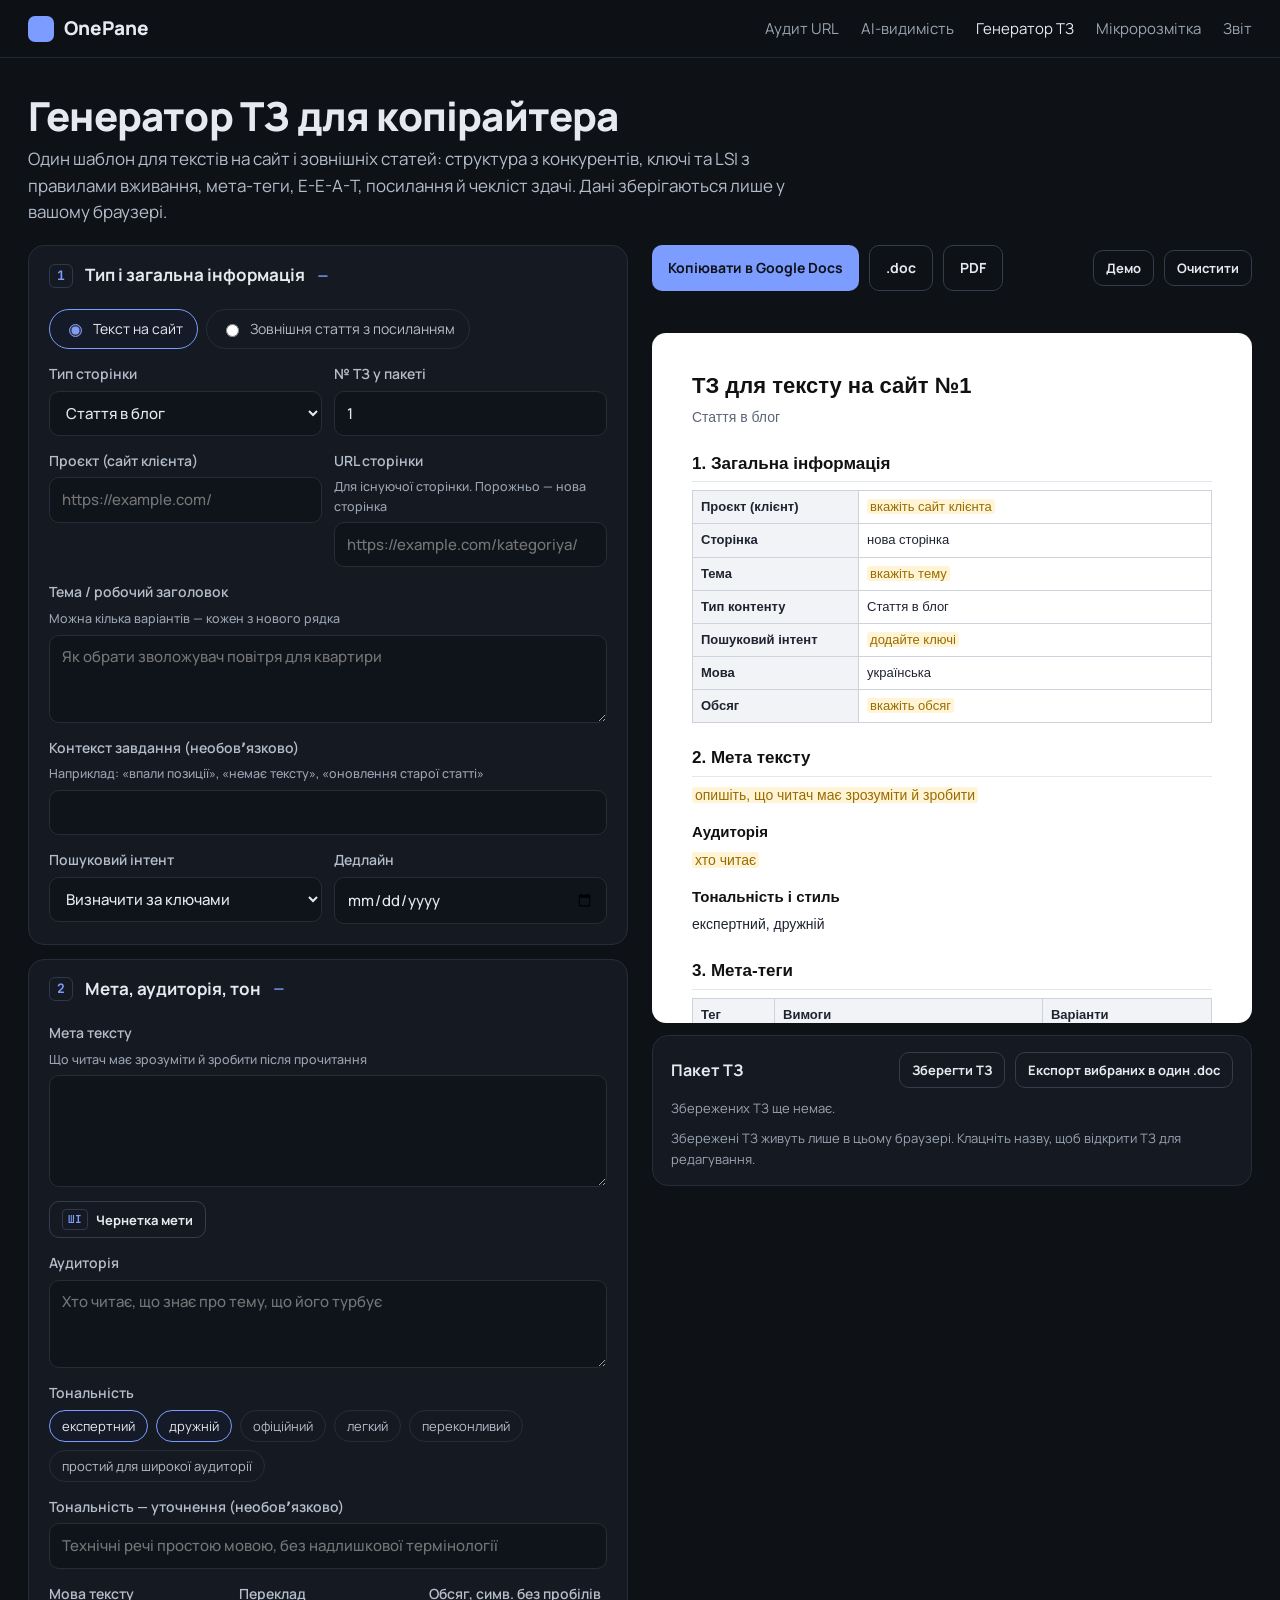
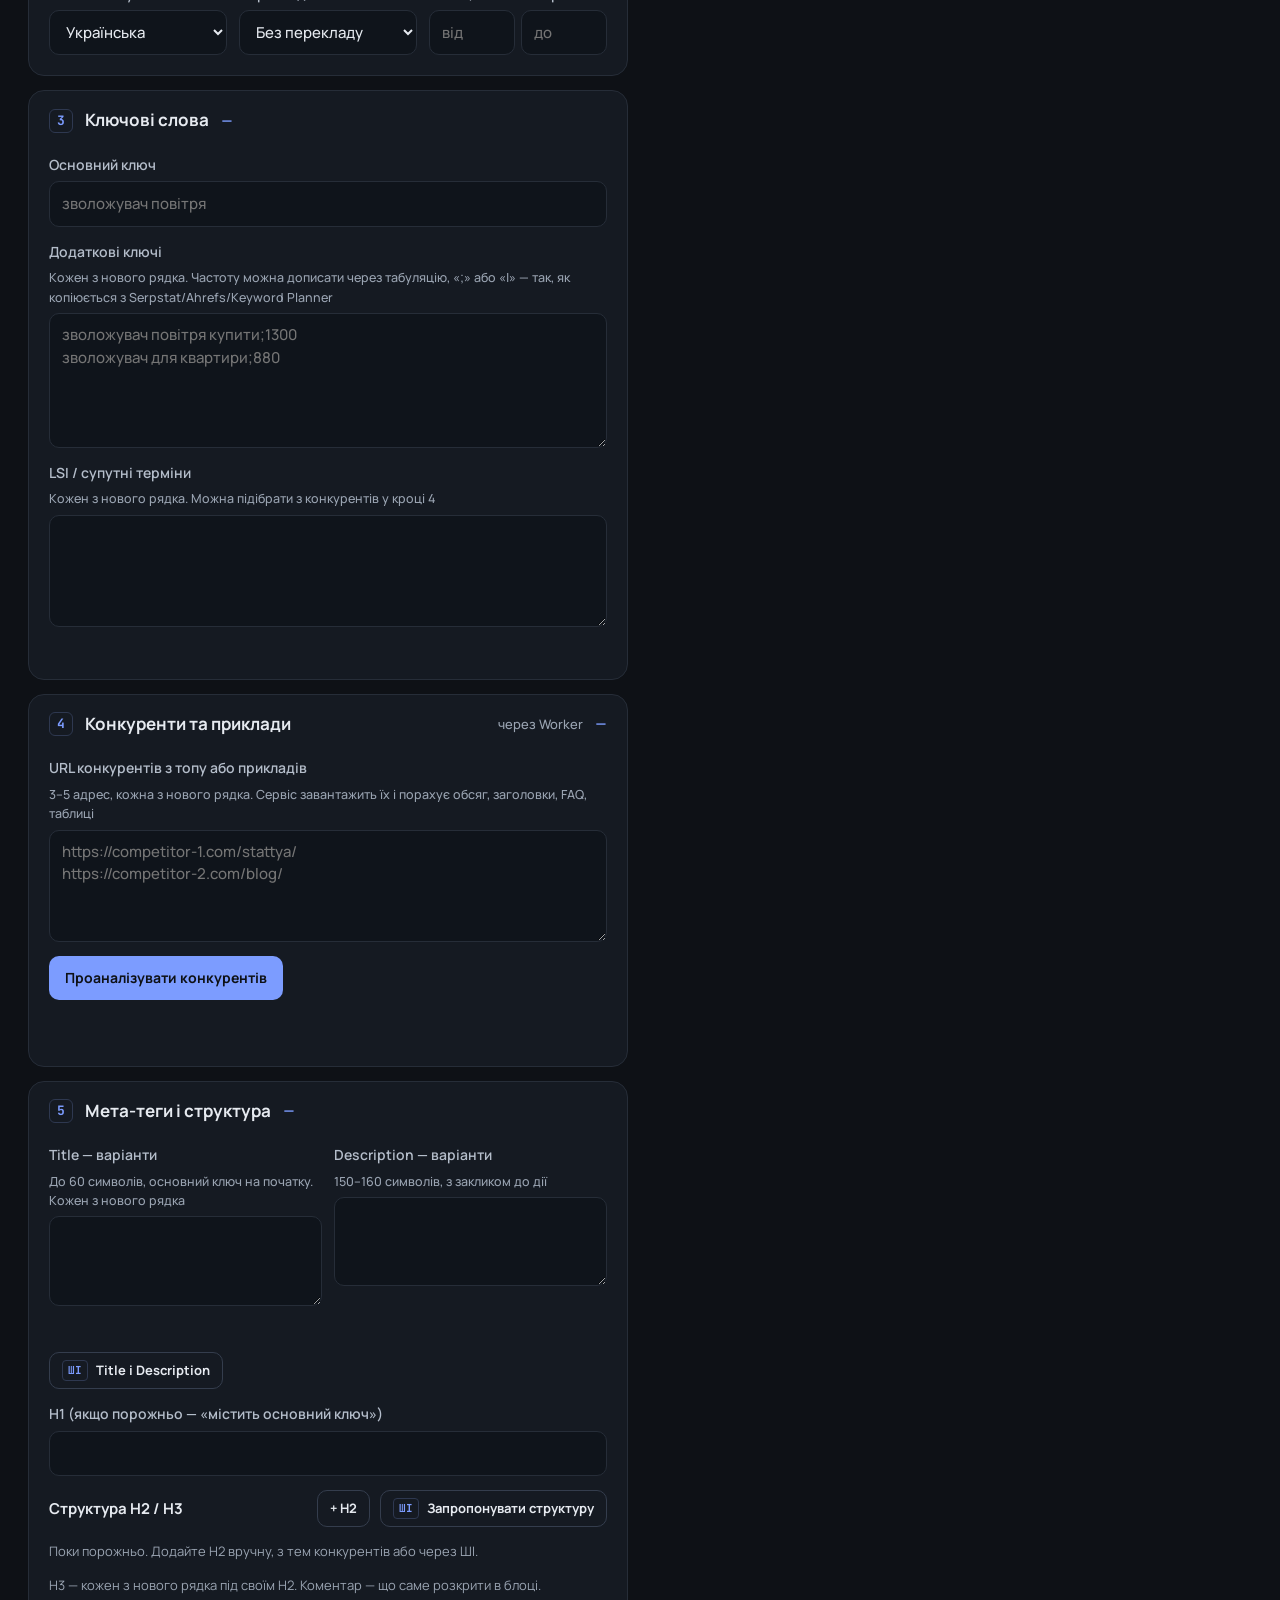
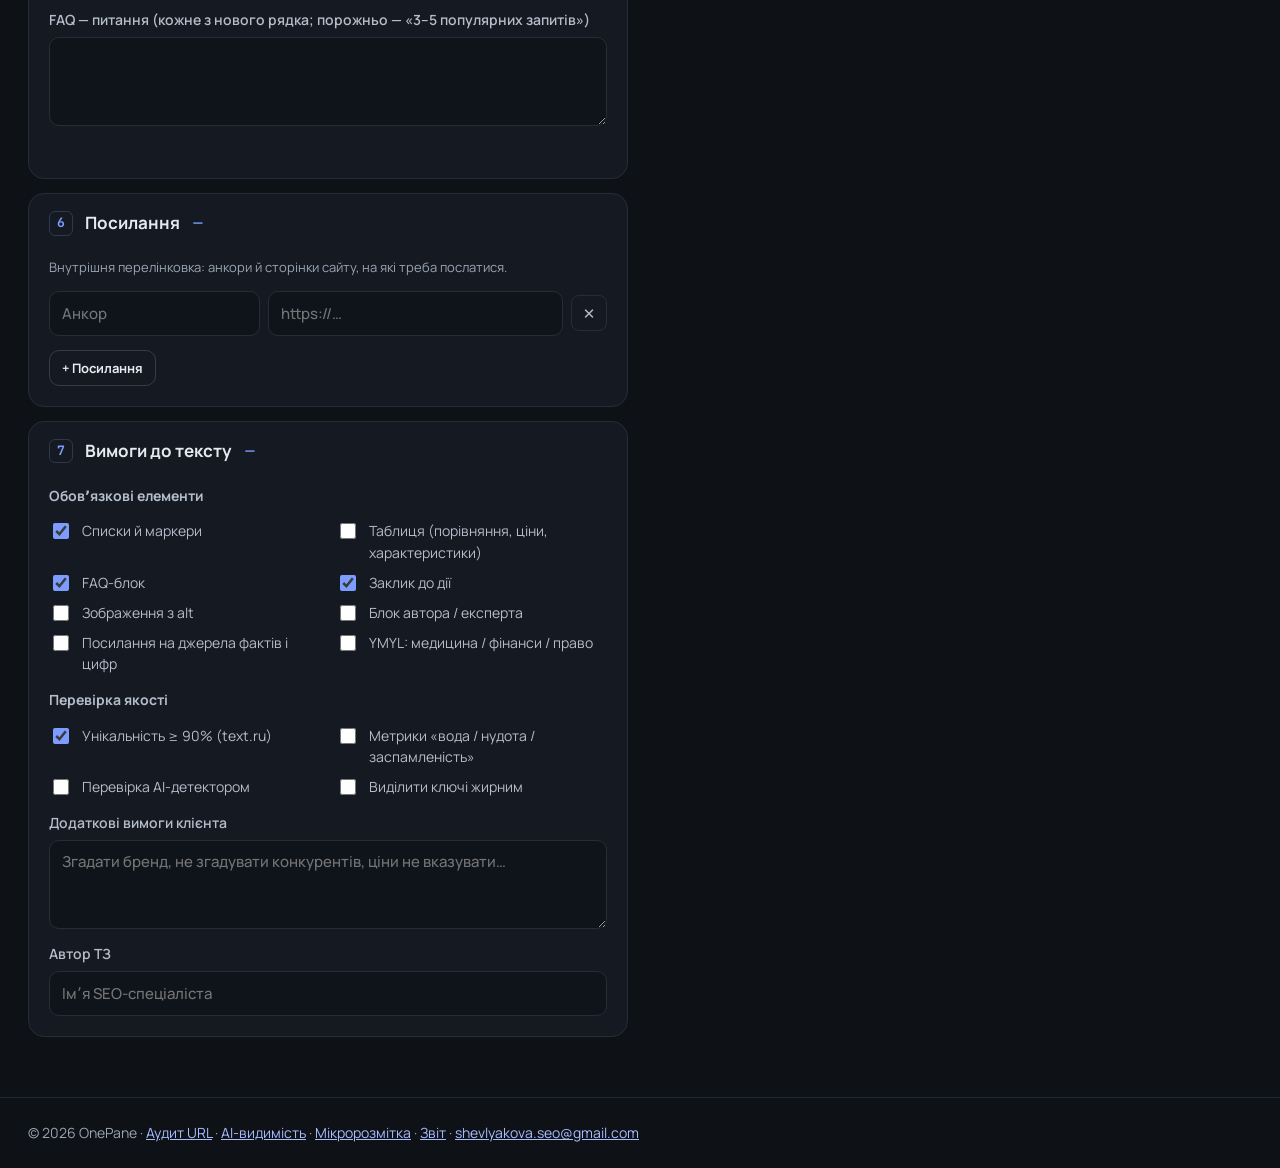
<file: brief/index.html>
<!doctype html>
<html lang="uk">
<head>
<meta charset="utf-8">
<meta name="viewport" content="width=device-width, initial-scale=1">
<title>Генератор ТЗ для копірайтера — OnePane</title>
<meta name="description" content="Створіть ТЗ для тексту на сайт або зовнішньої статті за 10 хвилин: структура з конкурентів, ключі й LSI, мета-теги, E-E-A-T і експорт у Google Docs. Безкоштовно.">
<link rel="canonical" href="https://shevlyakova-seo.github.io/onepane/brief/">
<meta property="og:type" content="website">
<meta property="og:url" content="https://shevlyakova-seo.github.io/onepane/brief/">
<meta property="og:title" content="Генератор ТЗ для копірайтера — OnePane">
<meta property="og:description" content="ТЗ для тексту на сайт або зовнішньої статті: структура з конкурентів, ключі, LSI, мета-теги й експорт у Google Docs.">
<meta property="og:locale" content="uk_UA">
<meta name="theme-color" content="#0E1116">
<link rel="icon" href="data:image/svg+xml,%3Csvg xmlns='http://www.w3.org/2000/svg' viewBox='0 0 32 32'%3E%3Crect width='32' height='32' rx='8' fill='%237C9CFF'/%3E%3C/svg%3E">
<link rel="preconnect" href="https://fonts.googleapis.com">
<link rel="preconnect" href="https://fonts.gstatic.com" crossorigin>
<link href="https://fonts.googleapis.com/css2?family=Manrope:wght@400;500;600;700;800&family=JetBrains+Mono:wght@500;600&display=swap" rel="stylesheet">
<style>
:root{--bg:#0E1116;--surface:#151A22;--alt:#11151C;--field:#0F141B;--border:#262D38;--line:#1C222C;--text:#E6EAF0;--text2:#B4BDCA;--muted:#9AA4B2;--accent:#7C9CFF;--on-accent:#0E1116;--link:#A9BCFF;--ok:#86EFAC;--ok-bg:#16301F;--warn:#FCD34D;--warn-bg:#3A3018;--err:#FCA5A5;--err-bg:#3A1E22;--mono:'JetBrains Mono',ui-monospace,monospace}
*{box-sizing:border-box}
html{scroll-behavior:smooth}
body{margin:0;background:var(--bg);color:var(--text);font-family:'Manrope',system-ui,-apple-system,'Segoe UI',sans-serif;font-size:16px;line-height:1.55;-webkit-font-smoothing:antialiased}
a{color:var(--link)}a:hover{color:#D3DDFF}
:focus-visible{outline:2px solid var(--accent);outline-offset:2px;border-radius:6px}
.wrap{max-width:1440px;margin:0 auto;padding:0 28px}
/* Шапка */
.top{position:sticky;top:0;z-index:20;background:rgba(14,17,22,.94);backdrop-filter:blur(8px);border-bottom:1px solid #222936}
.top .wrap{display:flex;align-items:center;justify-content:space-between;gap:16px;flex-wrap:wrap;padding-top:14px;padding-bottom:14px}
.logo{display:flex;align-items:center;gap:10px;font-weight:800;font-size:19px;color:var(--text);text-decoration:none}
.logo i{width:26px;height:26px;border-radius:7px;background:var(--accent);display:inline-block}
.menu{display:flex;gap:22px;flex-wrap:wrap;font-size:15px}
.menu a{color:var(--muted);text-decoration:none}.menu a:hover,.menu a[aria-current]{color:var(--text)}
.hero{padding:36px 0 20px}
.hero h1{margin:0 0 8px;font-size:40px;line-height:1.1;font-weight:800;letter-spacing:-.02em}
.hero p{margin:0;color:var(--text2);max-width:760px;font-size:17px}
/* Розкладка */
.layout{display:flex;flex-wrap:wrap;gap:24px;align-items:flex-start;padding-bottom:60px}
.form{flex:1 1 520px;min-width:0;display:flex;flex-direction:column;gap:14px}
.preview{flex:1 1 520px;min-width:0;position:sticky;top:76px;display:flex;flex-direction:column;gap:12px}
.card{background:var(--surface);border:1px solid var(--border);border-radius:16px}
details.card>summary{list-style:none;cursor:pointer;padding:16px 20px;display:flex;align-items:center;gap:12px;font-weight:700;font-size:17px}
details.card>summary::-webkit-details-marker{display:none}
details.card>summary .n{font-family:var(--mono);font-size:13px;color:var(--accent);border:1px solid #2E3850;border-radius:6px;padding:1px 7px}
details.card>summary .s{margin-left:auto;font-size:13px;font-weight:500;color:var(--muted)}
details.card>summary::after{content:'+';color:var(--accent);font-size:22px;font-weight:400;line-height:1}
details.card[open]>summary::after{content:'−'}
.body{padding:4px 20px 20px;display:flex;flex-direction:column;gap:14px}
.row{display:grid;grid-template-columns:repeat(2,minmax(0,1fr));gap:12px}
.row3{display:grid;grid-template-columns:repeat(3,minmax(0,1fr));gap:12px}
label.f{display:flex;flex-direction:column;gap:6px;font-size:14px;font-weight:600;color:var(--text2)}
label.f small{font-weight:500;color:var(--muted);font-size:12.5px}
input[type=text],input[type=url],input[type=number],input[type=date],select,textarea{font:inherit;font-size:15px;font-weight:500;color:var(--text);background:var(--field);border:1.5px solid var(--border);border-radius:10px;padding:10px 12px;width:100%;min-height:44px}
textarea{min-height:88px;resize:vertical;line-height:1.5}
input:focus,select:focus,textarea:focus{outline:none;border-color:var(--accent)}
.seg{display:flex;flex-wrap:wrap;gap:8px}
.seg label{display:inline-flex;align-items:center;gap:8px;border:1.5px solid var(--border);border-radius:999px;padding:8px 14px;cursor:pointer;font-size:14px;color:var(--text2);min-height:40px}
.seg input{accent-color:var(--accent)}
.seg label:has(input:checked){border-color:var(--accent);color:var(--text);background:#141A28}
.checks{display:grid;grid-template-columns:repeat(2,minmax(0,1fr));gap:8px 16px}
.checks label{display:flex;gap:10px;align-items:flex-start;font-size:14px;color:var(--text2);cursor:pointer}
.checks input{accent-color:var(--accent);margin-top:3px;width:16px;height:16px;flex:0 0 auto}
.btn{font:inherit;font-size:14px;font-weight:700;border:none;border-radius:10px;padding:11px 16px;min-height:44px;cursor:pointer;background:var(--accent);color:var(--on-accent);display:inline-flex;align-items:center;gap:8px}
.btn.ghost{background:transparent;color:var(--text);border:1.5px solid #343D4D}
.btn.small{min-height:36px;padding:7px 12px;font-size:13px}
.btn:disabled{opacity:.5;cursor:progress}
.btns{display:flex;flex-wrap:wrap;gap:10px}
.note{font-size:13px;color:var(--muted);margin:0}
.ai{font-family:var(--mono);font-size:11px;color:var(--accent);border:1px solid #2E3850;border-radius:4px;padding:1px 5px}
.status{font-size:13px;color:var(--muted);min-height:18px}
/* Таблиці у формі */
.tbl-wrap{overflow-x:auto;border:1px solid var(--border);border-radius:12px}
.tbl{width:100%;border-collapse:collapse;font-size:13.5px;min-width:520px}
.tbl th{text-align:left;color:var(--muted);font-weight:600;font-size:12px;padding:9px 10px;border-bottom:1px solid var(--border)}
.tbl td{padding:8px 10px;border-bottom:1px solid var(--line);color:var(--text2);vertical-align:top;word-break:break-word}
.tbl tr:last-child td{border-bottom:none}
.tbl td.num{font-family:var(--mono);white-space:nowrap}
.chips{display:flex;flex-wrap:wrap;gap:8px}
.chip{display:inline-flex;gap:8px;align-items:center;border:1.5px solid var(--border);border-radius:999px;padding:6px 12px;font-size:13px;color:var(--text2);cursor:pointer;background:transparent;font-family:inherit}
.chip b{font-family:var(--mono);color:var(--muted);font-weight:500}
.chip[aria-pressed=true]{border-color:var(--accent);color:var(--text);background:#141A28}
/* Редактор структури */
.struct{display:flex;flex-direction:column;gap:10px}
.h2row{border:1px solid var(--border);border-radius:12px;padding:12px;display:flex;flex-direction:column;gap:8px;background:var(--alt)}
.h2head{display:flex;gap:8px;align-items:center}
.h2head .tag{font-family:var(--mono);font-size:12px;color:var(--accent);flex:0 0 auto}
.h2head input{flex:1 1 auto}
.icon{font:inherit;width:36px;height:36px;border-radius:8px;border:1px solid var(--border);background:transparent;color:var(--text2);cursor:pointer;flex:0 0 auto;font-size:15px}
.icon:hover{color:var(--text);border-color:#3A4352}
.h2row textarea{min-height:60px;font-size:14px}
.links-row{display:grid;grid-template-columns:minmax(0,1fr) minmax(0,1.4fr) 36px;gap:8px;align-items:center}
/* Превʼю документа */
.bar{display:flex;flex-wrap:wrap;gap:8px;align-items:center;justify-content:space-between}
.paper{background:#FFFFFF;color:#1F2430;border-radius:14px;padding:36px 40px;max-height:calc(100vh - 210px);overflow:auto;font-family:Arial,'Helvetica Neue',sans-serif;font-size:14px;line-height:1.55}
.paper h1{font-size:22px;margin:0 0 4px;color:#111}
.paper h2{font-size:17px;margin:22px 0 8px;color:#111;border-bottom:1px solid #E3E6EB;padding-bottom:4px}
.paper h3{font-size:15px;margin:14px 0 6px;color:#111}
.paper p{margin:0 0 8px}
.paper ul,.paper ol{margin:0 0 8px;padding-left:22px}
.paper li{margin-bottom:3px}
.paper table{border-collapse:collapse;width:100%;margin:6px 0 10px;font-size:13px}
.paper th,.paper td{border:1px solid #CDD3DC;padding:6px 8px;text-align:left;vertical-align:top}
.paper th{background:#F1F3F6}
.paper .muted{color:#5D6676}
.paper .ph{color:#9A6B00;background:#FFF5D6;padding:0 3px;border-radius:3px}
/* Збережені */
.saved{display:flex;flex-direction:column;gap:6px;max-height:220px;overflow:auto}
.saved label{display:flex;gap:10px;align-items:center;font-size:14px;color:var(--text2);border:1px solid var(--border);border-radius:10px;padding:8px 10px}
.saved label span{flex:1 1 auto;min-width:0;overflow:hidden;text-overflow:ellipsis;white-space:nowrap}
.saved input{accent-color:var(--accent)}
.foot{border-top:1px solid #222936;padding:24px 0;font-size:14px;color:var(--muted)}
@media (max-width:991px){.preview{position:static}.paper{max-height:none}}
@media (max-width:767px){.wrap{padding:0 16px}.hero h1{font-size:30px}.row,.row3,.checks{grid-template-columns:minmax(0,1fr)}.paper{padding:22px 18px}.links-row{grid-template-columns:minmax(0,1fr) 36px}.links-row input:nth-child(2){grid-column:1/2}}
@media print{body{background:#fff}.top,.hero,.form,.bar,.foot,.pv-extra{display:none!important}.layout{display:block}.preview{position:static}.paper{max-height:none;overflow:visible;padding:0;border-radius:0}}
</style>
</head>
<body>
<header class="top">
  <div class="wrap">
    <a class="logo" href="../"><i aria-hidden="true"></i>OnePane</a>
    <nav class="menu" aria-label="Інструменти">
      <a href="../#audit">Аудит URL</a>
      <a href="../ai/">AI-видимість</a>
      <a href="./" aria-current="page">Генератор ТЗ</a>
      <a href="../schema/">Мікророзмітка</a>
      <a href="../report/">Звіт</a>
    </nav>
  </div>
</header>

<main class="wrap">
  <section class="hero">
    <h1>Генератор ТЗ для копірайтера</h1>
    <p>Один шаблон для текстів на сайт і зовнішніх статей: структура з конкурентів, ключі та LSI з правилами вживання, мета-теги, E-E-A-T, посилання й чекліст здачі. Дані зберігаються лише у вашому браузері.</p>
  </section>

  <div class="layout">
    <form class="form" id="f" autocomplete="off" novalidate>

      <details class="card" open>
        <summary><span class="n">1</span>Тип і загальна інформація</summary>
        <div class="body">
          <div class="seg" role="radiogroup" aria-label="Куди текст">
            <label><input type="radio" name="kind" value="site" checked> Текст на сайт</label>
            <label><input type="radio" name="kind" value="external"> Зовнішня стаття з посиланням</label>
          </div>
          <div class="row">
            <label class="f">Тип сторінки
              <select name="pageType" id="pageType"></select>
            </label>
            <label class="f">№ ТЗ у пакеті
              <input type="number" name="n" min="1" value="1">
            </label>
          </div>
          <div class="row">
            <label class="f">Проєкт (сайт клієнта)
              <input type="url" name="project" placeholder="https://example.com/">
            </label>
            <label class="f" id="pageUrlWrap">URL сторінки
              <small>Для існуючої сторінки. Порожньо — нова сторінка</small>
              <input type="url" name="pageUrl" placeholder="https://example.com/kategoriya/">
            </label>
          </div>
          <label class="f">Тема / робочий заголовок
            <small>Можна кілька варіантів — кожен з нового рядка</small>
            <textarea name="topics" rows="2" placeholder="Як обрати зволожувач повітря для квартири"></textarea>
          </label>
          <label class="f">Контекст завдання (необовʼязково)
            <small>Наприклад: «впали позиції», «немає тексту», «оновлення старої статті»</small>
            <input type="text" name="context">
          </label>
          <div class="row">
            <label class="f">Пошуковий інтент
              <select name="intent">
                <option value="auto">Визначити за ключами</option>
                <option value="informational">Інформаційний</option>
                <option value="commercial">Комерційний</option>
                <option value="transactional">Транзакційний</option>
                <option value="navigational">Навігаційний</option>
                <option value="mixed">Змішаний</option>
              </select>
            </label>
            <label class="f">Дедлайн
              <input type="date" name="deadline">
            </label>
          </div>
        </div>
      </details>

      <details class="card" open>
        <summary><span class="n">2</span>Мета, аудиторія, тон</summary>
        <div class="body">
          <label class="f">Мета тексту
            <small>Що читач має зрозуміти й зробити після прочитання</small>
            <textarea name="goal" rows="4"></textarea>
          </label>
          <div class="btns"><button type="button" class="btn ghost small" data-ai="goal"><span class="ai">ШІ</span> Чернетка мети</button></div>
          <label class="f">Аудиторія
            <textarea name="audience" rows="2" placeholder="Хто читає, що знає про тему, що його турбує"></textarea>
          </label>
          <div class="f" style="display:flex;flex-direction:column;gap:6px;font-size:14px;font-weight:600;color:var(--text2)">Тональність
            <div class="chips" id="toneChips"></div>
          </div>
          <label class="f">Тональність — уточнення (необовʼязково)
            <input type="text" name="toneNote" placeholder="Технічні речі простою мовою, без надлишкової термінології">
          </label>
          <div class="row3">
            <label class="f">Мова тексту
              <select name="lang">
                <option value="українська">Українська</option>
                <option value="російська">Російська</option>
                <option value="англійська">Англійська</option>
                <option value="польська">Польська</option>
                <option value="чеська">Чеська</option>
              </select>
            </label>
            <label class="f">Переклад
              <select name="translate">
                <option value="">Без перекладу</option>
                <option value="російську">На російську</option>
                <option value="українську">На українську</option>
                <option value="англійську">На англійську</option>
              </select>
            </label>
            <label class="f">Обсяг, симв. без пробілів
              <span style="display:flex;gap:6px"><input type="number" name="volMin" min="300" step="100" placeholder="від"><input type="number" name="volMax" min="300" step="100" placeholder="до"></span>
            </label>
          </div>
        </div>
      </details>

      <details class="card" open>
        <summary><span class="n">3</span>Ключові слова</summary>
        <div class="body">
          <label class="f">Основний ключ
            <input type="text" name="mainKey" placeholder="зволожувач повітря">
          </label>
          <label class="f">Додаткові ключі
            <small>Кожен з нового рядка. Частоту можна дописати через табуляцію, «;» або «|» — так, як копіюється з Serpstat/Ahrefs/Keyword Planner</small>
            <textarea name="addKeys" rows="5" placeholder="зволожувач повітря купити;1300&#10;зволожувач для квартири;880"></textarea>
          </label>
          <label class="f">LSI / супутні терміни
            <small>Кожен з нового рядка. Можна підібрати з конкурентів у кроці 4</small>
            <textarea name="lsi" rows="4"></textarea>
          </label>
          <div class="status" id="intentInfo"></div>
        </div>
      </details>

      <details class="card" open>
        <summary><span class="n">4</span>Конкуренти та приклади <span class="s">через Worker</span></summary>
        <div class="body">
          <label class="f">URL конкурентів з топу або прикладів
            <small>3–5 адрес, кожна з нового рядка. Сервіс завантажить їх і порахує обсяг, заголовки, FAQ, таблиці</small>
            <textarea name="competitors" rows="4" placeholder="https://competitor-1.com/stattya/&#10;https://competitor-2.com/blog/"></textarea>
          </label>
          <div class="btns">
            <button type="button" class="btn" id="analyze">Проаналізувати конкурентів</button>
          </div>
          <div class="status" id="compStatus" role="status" aria-live="polite"></div>
          <div id="compOut"></div>
        </div>
      </details>

      <details class="card" open>
        <summary><span class="n">5</span>Мета-теги і структура</summary>
        <div class="body">
          <div id="metaBlock" class="row">
            <label class="f">Title — варіанти
              <small>До 60 символів, основний ключ на початку. Кожен з нового рядка</small>
              <textarea name="titles" rows="3"></textarea>
            </label>
            <label class="f">Description — варіанти
              <small>150–160 символів, з закликом до дії</small>
              <textarea name="descs" rows="3"></textarea>
            </label>
          </div>
          <div class="status" id="metaInfo"></div>
          <div class="btns" id="metaAi"><button type="button" class="btn ghost small" data-ai="meta"><span class="ai">ШІ</span> Title і Description</button></div>
          <label class="f">H1 (якщо порожньо — «містить основний ключ»)
            <input type="text" name="h1">
          </label>
          <div style="display:flex;justify-content:space-between;align-items:center;gap:10px;flex-wrap:wrap">
            <strong style="font-size:15px">Структура H2 / H3</strong>
            <div class="btns">
              <button type="button" class="btn ghost small" id="addH2">+ H2</button>
              <button type="button" class="btn ghost small" data-ai="structure"><span class="ai">ШІ</span> Запропонувати структуру</button>
            </div>
          </div>
          <div class="struct" id="struct"></div>
          <p class="note">H3 — кожен з нового рядка під своїм H2. Коментар — що саме розкрити в блоці.</p>
          <label class="f">FAQ — питання (кожне з нового рядка; порожньо — «3–5 популярних запитів»)
            <textarea name="faqQs" rows="3"></textarea>
          </label>
          <div class="status" id="aiStatus" role="status" aria-live="polite"></div>
        </div>
      </details>

      <details class="card" open>
        <summary><span class="n">6</span>Посилання</summary>
        <div class="body">
          <p class="note" id="linksNote"></p>
          <div id="links" style="display:flex;flex-direction:column;gap:8px"></div>
          <div class="btns"><button type="button" class="btn ghost small" id="addLink">+ Посилання</button></div>
        </div>
      </details>

      <details class="card" open>
        <summary><span class="n">7</span>Вимоги до тексту</summary>
        <div class="body">
          <strong style="font-size:14px;color:var(--text2)">Обовʼязкові елементи</strong>
          <div class="checks">
            <label><input type="checkbox" name="el_lists" checked> Списки й маркери</label>
            <label><input type="checkbox" name="el_table"> Таблиця (порівняння, ціни, характеристики)</label>
            <label><input type="checkbox" name="el_faq" checked> FAQ-блок</label>
            <label><input type="checkbox" name="el_cta" checked> Заклик до дії</label>
            <label><input type="checkbox" name="el_images"> Зображення з alt</label>
            <label><input type="checkbox" name="el_author"> Блок автора / експерта</label>
            <label><input type="checkbox" name="el_sources"> Посилання на джерела фактів і цифр</label>
            <label><input type="checkbox" name="el_ymyl"> YMYL: медицина / фінанси / право</label>
          </div>
          <strong style="font-size:14px;color:var(--text2)">Перевірка якості</strong>
          <div class="checks">
            <label><input type="checkbox" name="q_uniq" checked> Унікальність ≥ 90% (text.ru)</label>
            <label><input type="checkbox" name="q_textru"> Метрики «вода / нудота / заспамленість»</label>
            <label><input type="checkbox" name="q_ai"> Перевірка AI-детектором</label>
            <label><input type="checkbox" name="q_bold"> Виділити ключі жирним</label>
          </div>
          <label class="f">Додаткові вимоги клієнта
            <textarea name="extra" rows="3" placeholder="Згадати бренд, не згадувати конкурентів, ціни не вказувати…"></textarea>
          </label>
          <label class="f">Автор ТЗ
            <input type="text" name="author" placeholder="Імʼя SEO-спеціаліста">
          </label>
        </div>
      </details>
    </form>

    <aside class="preview" aria-label="Готове ТЗ">
      <div class="bar">
        <div class="btns">
          <button type="button" class="btn" id="copyDoc">Копіювати в Google Docs</button>
          <button type="button" class="btn ghost" id="dlDoc">.doc</button>
          <button type="button" class="btn ghost" id="printDoc">PDF</button>
        </div>
        <div class="btns">
          <button type="button" class="btn ghost small" id="demo">Демо</button>
          <button type="button" class="btn ghost small" id="reset">Очистити</button>
        </div>
      </div>
      <div class="status" id="exportStatus" role="status" aria-live="polite"></div>
      <article class="paper" id="paper"></article>
      <div class="card pv-extra" style="padding:16px 18px;display:flex;flex-direction:column;gap:10px">
        <div style="display:flex;justify-content:space-between;align-items:center;gap:10px;flex-wrap:wrap">
          <strong>Пакет ТЗ</strong>
          <div class="btns">
            <button type="button" class="btn ghost small" id="saveBrief">Зберегти ТЗ</button>
            <button type="button" class="btn ghost small" id="exportPack">Експорт вибраних в один .doc</button>
          </div>
        </div>
        <div class="saved" id="saved"></div>
        <p class="note">Збережені ТЗ живуть лише в цьому браузері. Клацніть назву, щоб відкрити ТЗ для редагування.</p>
      </div>
    </aside>
  </div>
</main>

<footer class="foot"><div class="wrap">© 2026 OnePane · <a href="../">Аудит URL</a> · <a href="../ai/">AI-видимість</a> · <a href="../schema/">Мікророзмітка</a> · <a href="../report/">Звіт</a> · <a href="mailto:shevlyakova.seo@gmail.com">shevlyakova.seo@gmail.com</a></div></footer>

<script>
(function () {
  'use strict';
  var WORKER = 'https://onepane-audit.shevlyakova-seo.workers.dev';
  var STORE_DRAFT = 'onepane-brief-draft';
  var STORE_SAVED = 'onepane-briefs';

  var PAGE_TYPES = {
    site: [['blog', 'Стаття в блог'], ['category', 'Категорія інтернет-магазину'], ['product', 'Картка товару'], ['service', 'Сторінка послуги'], ['landing', 'Посадкова сторінка'], ['home', 'Головна сторінка']],
    external: [['guest', 'Стаття для зовнішнього розміщення'], ['pr', 'PR-стаття / новина'], ['review', 'Огляд / підбірка']]
  };
  var TONES = ['експертний', 'дружній', 'офіційний', 'легкий', 'переконливий', 'простий для широкої аудиторії'];
  var INTENT_LABEL = { informational: 'Інформаційний', commercial: 'Комерційний', transactional: 'Транзакційний', navigational: 'Навігаційний', mixed: 'Змішаний' };
  var STOP = ('і й та або а але що як для на в у з із за до від по під над при про без через це цей ця ці той та те ті його її їх ми ви ви вони він вона воно ти я мене вас нас яка який яке які щоб чи не ні так також ще вже бо адже тому тут там де коли який котрий свій своя своє свої бути є був була було були може можна треба має мають всі весь вся усе все кожен кожна дуже більш більше менш найбільш також тільки лише навіть саме ось ж же б би '+
    'и в во на с со к ко от до по за из у о об для при без про через над под что как это этот эта эти тот та то те его ее их мы вы они он она оно ты я меня вас нас который которая которое которые чтобы ли не ни так также еще уже потому здесь там где когда свой своя свое свои быть есть был была было были может можно нужно надо все весь вся всё каждый очень более менее только лишь даже именно вот же бы '+
    'the a an and or of to in on for with from by is are be this that it as at your our you we').split(/\s+/);
  var STOPSET = {}; STOP.forEach(function (w) { STOPSET[w] = 1; });

  var f = document.getElementById('f');
  var state = defaultState();
  var comp = { pages: [], groups: [], lsi: [] };

  function defaultState() {
    return { kind: 'site', pageType: 'blog', n: 1, project: '', pageUrl: '', topics: '', context: '', intent: 'auto', deadline: '',
      goal: '', audience: '', tones: ['експертний', 'дружній'], toneNote: '', lang: 'українська', translate: '', volMin: '', volMax: '',
      mainKey: '', addKeys: '', lsi: '', competitors: '', titles: '', descs: '', h1: '', structure: [], faqQs: '',
      links: [{ anchor: '', url: '' }], el_lists: true, el_table: false, el_faq: true, el_cta: true, el_images: false, el_author: false, el_sources: false, el_ymyl: false,
      q_uniq: true, q_textru: false, q_ai: false, q_bold: false, extra: '', author: '', compSummary: null };
  }

  /* ---------- утиліти ---------- */
  function esc(v) { return String(v == null ? '' : v).replace(/&/g, '&amp;').replace(/</g, '&lt;').replace(/>/g, '&gt;').replace(/"/g, '&quot;'); }
  function clean(t) { return String(t || '').replace(/\s+/g, ' ').trim(); }
  function lines(t) { return String(t || '').split(/\r?\n/).map(clean).filter(Boolean); }
  function $(id) { return document.getElementById(id); }
  function num(v) { var n = parseInt(v, 10); return isNaN(n) ? null : n; }
  function fmt(n) { return String(n).replace(/\B(?=(\d{3})+(?!\d))/g, ' '); }
  function ph(t) { return '<span class="ph">' + esc(t) + '</span>'; }

  function parseKeys(text) {
    return lines(text).map(function (l) {
      var m = l.split(/\t|;|\|/);
      var key = clean(m[0]).replace(/^["']|["']$/g, '');
      var freq = m.length > 1 ? num(String(m[1]).replace(/[^\d]/g, '')) : null;
      return { key: key, freq: freq };
    }).filter(function (k) { return k.key; });
  }

  function detectIntent(keys) {
    var all = keys.join(' ').toLowerCase();
    var com = /(купит|купити|ціна|цін|цена|замов|заказ|доставк|недорог|продаж|магазин|інтернет-магазин|прайс|вартість|стоимост|оптом|в наличии|в наявності)/.test(all);
    var info = /(^|\s)(як|що|чому|навіщо|коли|скільки|чи|как|что|почему|зачем|когда|сколько|how|what|why)(\s|$)|інструкці|инструкц|поради|советы|своїми руками|своими руками|відгуки|отзывы/.test(all);
    if (com && info) return 'mixed';
    if (com) return 'commercial';
    if (info) return 'informational';
    return 'mixed';
  }

  function intentOf(s) {
    if (s.intent !== 'auto') return s.intent;
    var keys = [s.mainKey].concat(parseKeys(s.addKeys).map(function (k) { return k.key; })).filter(Boolean);
    return keys.length ? detectIntent(keys) : null;
  }

  function volume(s) {
    var a = num(s.volMin), b = num(s.volMax);
    if (a && b && b < a) { var t = a; a = b; b = t; }
    if (a && !b) b = a; if (b && !a) a = b;
    return a ? { min: a, max: b, mid: Math.round((a + b) / 2) } : null;
  }

  /* ---------- правила ключів ---------- */
  function keyRules(s) {
    var v = volume(s);
    var adds = parseKeys(s.addKeys);
    var lsi = lines(s.lsi);
    var r = { main: '', add: '', lsi: '', general: [] };
    if (s.kind === 'external') {
      r.main = 'рівно 1 раз у точній формі';
      r.add = 'непряме входження: можна змінювати відмінки, порядок слів, додавати службові слова';
      r.lsi = lsi.length ? '1 раз кожен, природно' : '';
      r.general = [
        'Щільність усіх ключів разом — не більше 1 на 1000 символів' + (v ? ' (≈ ' + Math.max(1, Math.floor(v.mid / 1000)) + '–' + Math.max(2, Math.ceil(v.max / 1000)) + ' на весь текст)' : '') + '.',
        'Основний ключ — у H1 (якщо звучить незграбно, H1 формулюємо читабельно, а ключ переносимо у вступ).',
        '1–2 ключі — у H2 або H3; не в кожному підзаголовку підряд.',
        'Анкор посилання не повторює точне входження основного ключа в іншому місці тексту.'
      ];
    } else {
      var mainRange = '4–6';
      if (v) {
        var lo = Math.max(2, Math.round(v.min / 1100));
        var hi = Math.max(lo + 1, Math.round(v.max / 800));
        mainRange = lo + '–' + hi;
      }
      r.main = mainRange + ' разів у точній формі: H1, перші 100 символів вступу, середина тексту, висновок';
      r.add = adds.length > 8 ? '1–2 рази кожен; можна змінювати відмінки й порядок слів' : '2–3 рази кожен; можна змінювати відмінки й порядок слів';
      r.lsi = lsi.length ? '1–2 рази кожен, як фон, без виділення' : '';
      r.general = [
        'H1 повторює або варіює основний ключ.',
        'H2 — додаткові або комбіновані ключі; 1–2 H2 у формі питання.',
        'H3 — LSI, синоніми, уточнення.',
        'Перший абзац — основний ключ і коротка відповідь на запит у перших 100 символах.',
        'Ключі розподілені рівномірно; не ставити два ключі підряд, не вставляти ключ окремим реченням.'
      ];
    }
    return r;
  }

  /* ---------- рендер ТЗ ---------- */
  function pageTypeLabel(s) {
    var list = PAGE_TYPES[s.kind] || [];
    for (var i = 0; i < list.length; i++) if (list[i][0] === s.pageType) return list[i][1];
    return '';
  }

  function li(arr) { return arr.length ? '<ul>' + arr.map(function (x) { return '<li>' + x + '</li>'; }).join('') + '</ul>' : ''; }

  function buildDoc(s) {
    var ext = s.kind === 'external';
    var intent = intentOf(s);
    var v = volume(s);
    var topics = lines(s.topics);
    var adds = parseKeys(s.addKeys);
    var lsi = lines(s.lsi);
    var rules = keyRules(s);
    var links = (s.links || []).filter(function (l) { return clean(l.anchor) || clean(l.url); });
    var titles = lines(s.titles), descs = lines(s.descs);
    var faq = lines(s.faqQs);
    var h = [];

    h.push('<h1>ТЗ ' + (ext ? 'для зовнішнього тексту' : 'для тексту на сайт') + ' №' + esc(s.n || 1) + '</h1>');
    h.push('<p class="muted">' + esc(pageTypeLabel(s)) + (s.deadline ? ' · дедлайн: ' + esc(new Date(s.deadline).toLocaleDateString('uk-UA')) : '') + (s.author ? ' · ТЗ склав(ла): ' + esc(s.author) : '') + '</p>');

    h.push('<h2>1. Загальна інформація</h2><table><tbody>');
    h.push('<tr><th style="width:32%">Проєкт (клієнт)</th><td>' + (s.project ? esc(s.project) : ph('вкажіть сайт клієнта')) + '</td></tr>');
    if (!ext) h.push('<tr><th>Сторінка</th><td>' + (s.pageUrl ? esc(s.pageUrl) : 'нова сторінка') + '</td></tr>');
    h.push('<tr><th>Тема' + (ext ? ' (рекомендована)' : '') + '</th><td>' + (topics.length ? topics.map(esc).join('<br><span class="muted">або</span><br>') : ph('вкажіть тему')) + '</td></tr>');
    if (s.context) h.push('<tr><th>Контекст</th><td>' + esc(s.context) + '</td></tr>');
    h.push('<tr><th>Тип контенту</th><td>' + esc(pageTypeLabel(s)) + (ext ? ' з посиланням на сайт клієнта' : '') + '</td></tr>');
    h.push('<tr><th>Пошуковий інтент</th><td>' + (intent ? esc(INTENT_LABEL[intent]) + (s.intent === 'auto' ? ' <span class="muted">(визначено за ключами)</span>' : '') : ph('додайте ключі')) + '</td></tr>');
    h.push('<tr><th>Мова</th><td>' + esc(s.lang) + (s.translate ? ' + переклад на ' + esc(s.translate) : '') + '</td></tr>');
    h.push('<tr><th>Обсяг</th><td>' + (v ? (v.min === v.max ? fmt(v.min) : fmt(v.min) + '–' + fmt(v.max)) + ' символів без пробілів' : ph('вкажіть обсяг')) + (s.compSummary ? ' <span class="muted">(медіана конкурентів — ' + fmt(s.compSummary.median) + ')</span>' : '') + '</td></tr>');
    h.push('</tbody></table>');

    h.push('<h2>2. Мета тексту</h2><p>' + (s.goal ? esc(s.goal).replace(/\n/g, '<br>') : ph('опишіть, що читач має зрозуміти й зробити')) + '</p>');
    h.push('<h3>Аудиторія</h3><p>' + (s.audience ? esc(s.audience).replace(/\n/g, '<br>') : ph('хто читає')) + '</p>');
    h.push('<h3>Тональність і стиль</h3><p>' + esc((s.tones || []).join(', ')) + (s.toneNote ? '. ' + esc(s.toneNote) : '') + '</p>');

    if (!ext) {
      h.push('<h2>3. Мета-теги</h2><table><thead><tr><th>Тег</th><th>Вимоги</th><th>Варіанти</th></tr></thead><tbody>');
      h.push('<tr><td>Title</td><td>До 60 символів, основний ключ на початку, без повторів</td><td>' + (titles.length ? titles.map(function (t) { return esc(t) + ' <span class="muted">(' + t.length + ')</span>'; }).join('<br>') : 'копірайтер пропонує 2 варіанти') + '</td></tr>');
      h.push('<tr><td>Description</td><td>150–160 символів, ключ + вигода + заклик до дії</td><td>' + (descs.length ? descs.map(function (t) { return esc(t) + ' <span class="muted">(' + t.length + ')</span>'; }).join('<br>') : 'копірайтер пропонує 2 варіанти') + '</td></tr>');
      h.push('</tbody></table>');
    }

    var sec = ext ? 3 : 4;
    h.push('<h2>' + sec + '. Ключові слова</h2>');
    h.push('<table><thead><tr><th>Ключ</th><th>Тип</th><th>Частота</th><th>Скільки разів і як</th></tr></thead><tbody>');
    h.push('<tr><td><b>' + (s.mainKey ? esc(s.mainKey) : ph('основний ключ')) + '</b></td><td>основний</td><td>' + '—' + '</td><td>' + esc(rules.main) + '</td></tr>');
    adds.forEach(function (k) { h.push('<tr><td>' + esc(k.key) + '</td><td>додатковий</td><td>' + (k.freq != null ? fmt(k.freq) : '—') + '</td><td>' + esc(rules.add) + '</td></tr>'); });
    h.push('</tbody></table>');
    if (lsi.length) h.push('<p><b>LSI / супутні терміни</b> (' + esc(rules.lsi) + '): ' + lsi.map(esc).join(', ') + '.</p>');
    h.push('<h3>Правила вживання ключів</h3>' + li(rules.general.map(esc)));

    sec++;
    h.push('<h2>' + sec + '. Структура тексту</h2>');
    var parts = [];
    parts.push('<b>H1:</b> ' + (s.h1 ? esc(s.h1) : 'містить основний ключ' + (ext ? ' (або читабельне формулювання теми)' : '')));
    parts.push('<b>Вступ</b> (2–3 речення): про що текст і яку користь отримає читач' + (!ext ? '; основний ключ і коротка відповідь у перших 100 символах' : '') + '.');
    h.push(li(parts));
    var st = (s.structure || []).filter(function (b) { return clean(b.h2); });
    if (st.length) {
      h.push('<ol>' + st.map(function (b) {
        var h3 = lines(b.h3);
        return '<li><b>H2:</b> ' + esc(b.h2) + (b.note ? ' <span class="muted">— ' + esc(b.note) + '</span>' : '') + (h3.length ? '<ul>' + h3.map(function (x) { return '<li>H3: ' + esc(x) + '</li>'; }).join('') + '</ul>' : '') + '</li>';
      }).join('') + '</ol>');
    } else {
      h.push('<p>' + ph('додайте H2/H3 у кроці 5 або проаналізуйте конкурентів') + '</p>');
    }
    if (s.el_faq) h.push('<p><b>FAQ-блок:</b> ' + (faq.length ? '</p>' + li(faq.map(esc)) : '3–5 популярних запитів за темою; питання = запит, відповідь — 2–4 речення з конкретикою.</p>'));
    h.push('<p><b>Висновок:</b> коротке резюме' + (s.el_cta ? ' + заклик до дії' + (ext ? ' зі згадкою клієнта' : '') : '') + '.</p>');
    if (s.compSummary && s.compSummary.groups && s.compSummary.groups.length) {
      h.push('<p class="muted">Теми, які розкривають конкуренти: ' + s.compSummary.groups.map(esc).join('; ') + '.</p>');
    }

    sec++;
    var els = [];
    if (s.el_lists) els.push('Списки й маркери там, де є перелік кроків, переваг чи критеріїв.');
    if (s.el_table) els.push('Таблиця: порівняння, характеристики або ціни.');
    if (s.el_faq) els.push('FAQ-блок наприкінці тексту.');
    if (s.el_cta) els.push('Заклик до дії: що зробити далі (звернутися, замовити, отримати консультацію).');
    if (s.el_images) els.push('Зображення: 2–3 місця з підписами; alt описує зміст зображення природною фразою, без переспаму.');
    if (s.el_author) els.push('Блок автора або експерта: імʼя, посада, досвід.');
    els.push('Абзаци до 3–4 речень, речення до 20–25 слів, один підзапит — один блок тексту.');
    h.push('<h2>' + sec + '. Обовʼязкові елементи й оформлення</h2>' + li(els.map(esc)));

    sec++;
    var eeat = ['Усі цифри, характеристики й твердження — достовірні; не вигадувати статистику, ціни, відгуки.', 'Практичні поради з досвіду, а не загальні фрази.'];
    if (s.el_sources) eeat.push('Для цифр і фактів — посилання на джерела (офіційні сайти, дослідження, нормативи).');
    if (s.el_ymyl) eeat.push('YMYL-тема: без обіцянок результату й гарантій; медичні, фінансові чи юридичні твердження — лише перевірені; додати застереження «потрібна консультація фахівця»; бажана перевірка експертом.');
    h.push('<h2>' + sec + '. Достовірність і E-E-A-T</h2>' + li(eeat.map(esc)));

    sec++;
    h.push('<h2>' + sec + '. Посилання</h2>');
    if (links.length) {
      h.push('<table><thead><tr><th>Анкор</th><th>Сторінка</th></tr></thead><tbody>' + links.map(function (l) { return '<tr><td>' + (clean(l.anchor) ? esc(l.anchor) : ph('анкор')) + '</td><td>' + (clean(l.url) ? esc(l.url) : ph('URL')) + '</td></tr>'; }).join('') + '</tbody></table>');
    } else {
      h.push('<p>' + ph(ext ? 'додайте анкор і сторінку клієнта' : 'додайте сторінки для перелінковки') + '</p>');
    }
    h.push(li((ext ? [
      'Посилання вписане в природне речення в першій половині тексту, не у вступі й не в заголовку.',
      'Одне посилання на сайт клієнта; анкор — як у таблиці.',
      'Без закликів «перейдіть за посиланням».'
    ] : [
      'Посилання — у тілі тексту, не в заголовках і не поруч одне з одним.',
      'Анкор вписаний у речення природно; одна сторінка — одне посилання.'
    ]).map(esc)));

    var comps = lines(s.competitors);
    if (comps.length) {
      sec++;
      h.push('<h2>' + sec + '. Приклади й конкуренти</h2><p class="muted">Для розуміння теми й глибини. Не переписувати й не копіювати структуру дослівно.</p>' + li(comps.map(esc)));
    }

    sec++;
    var q = [];
    if (s.q_uniq) q.push('Унікальність — понад 90% (text.ru).');
    if (s.q_textru) q.push('Заспамленість 35–55%, «вода» 10–20%, «нудота» 1–3% (text.ru / advego) — як орієнтир, не самоціль.');
    if (s.q_ai) q.push('Ймовірність AI — не більше 50% (gptzero.me або scribbr.com/ai-detector). Текст має читатися як написаний фахівцем.');
    if (s.q_bold) q.push('Ключові слова в тексті виділити жирним.');
    q.push('Без «води», штампів і канцеляризмів («у сучасному світі», «важливо зазначити», «не секрет, що»).');
    q.push('Не ставити два ключі підряд; якщо фраза звучить неприродно — додати службові слова.');
    q.push('Не згадувати конкурентів і не давати неперевірених обіцянок.');
    if (s.extra) lines(s.extra).forEach(function (x) { q.push(x); });
    h.push('<h2>' + sec + '. Вимоги до якості</h2>' + li(q.map(esc)));

    sec++;
    var deliver = ['Google Doc з відкритим доступом на коментування.', 'Заголовки позначені як H1/H2/H3 (стилями документа).'];
    if (!ext) deliver.push('Title і Description — окремо на початку документа.');
    if (s.translate) deliver.push('Переклад на ' + s.translate + ' — окремим блоком після основного тексту, зі збереженою структурою.');
    h.push('<h2>' + sec + '. Формат здачі</h2>' + li(deliver.map(esc)));

    sec++;
    var check = ['Обсяг у межах ТЗ', 'Основний ключ ужито потрібну кількість разів і в H1', 'Усі посилання з таблиці вставлено з правильними анкорами', 'Структура відповідає ТЗ, кожен H2 розкритий', 'Факти й цифри перевірені', 'Унікальність перевірена'];
    if (s.el_faq) check.push('Є FAQ-блок');
    if (!ext) check.push('Є Title і Description у межах довжини');
    h.push('<h2>' + sec + '. Чекліст перед здачею</h2><ul>' + check.map(function (c) { return '<li>☐ ' + esc(c) + '</li>'; }).join('') + '</ul>');

    return h.join('\n');
  }

  /* ---------- форма ↔ стан ---------- */
  function fillPageTypes() {
    var sel = $('pageType');
    var list = PAGE_TYPES[state.kind];
    sel.innerHTML = list.map(function (p) { return '<option value="' + p[0] + '">' + esc(p[1]) + '</option>'; }).join('');
    if (!list.some(function (p) { return p[0] === state.pageType; })) state.pageType = list[0][0];
    sel.value = state.pageType;
  }

  function writeForm() {
    Array.prototype.forEach.call(f.elements, function (el) {
      if (!el.name || !(el.name in state)) return;
      if (el.type === 'radio') el.checked = state[el.name] === el.value;
      else if (el.type === 'checkbox') el.checked = !!state[el.name];
      else if (el.name !== 'pageType') el.value = state[el.name] == null ? '' : state[el.name];
    });
    fillPageTypes();
    renderTones(); renderStruct(); renderLinks(); applyKindUi();
  }

  function readField(el) {
    if (!el.name || !(el.name in state)) return;
    if (el.type === 'radio') { if (el.checked) state[el.name] = el.value; }
    else if (el.type === 'checkbox') state[el.name] = el.checked;
    else state[el.name] = el.value;
  }

  function applyKindUi() {
    var ext = state.kind === 'external';
    $('pageUrlWrap').style.display = ext ? 'none' : '';
    $('metaBlock').style.display = ext ? 'none' : '';
    $('metaAi').style.display = ext ? 'none' : '';
    $('metaInfo').style.display = ext ? 'none' : '';
    $('linksNote').textContent = ext ? 'Посилання на сайт клієнта, яке автор розмістить у статті. Зазвичай одне.' : 'Внутрішня перелінковка: анкори й сторінки сайту, на які треба послатися.';
  }

  function renderTones() {
    $('toneChips').innerHTML = TONES.map(function (t) {
      return '<button type="button" class="chip" data-tone="' + esc(t) + '" aria-pressed="' + (state.tones.indexOf(t) !== -1) + '">' + esc(t) + '</button>';
    }).join('');
  }

  function renderStruct() {
    var box = $('struct');
    if (!state.structure.length) { box.innerHTML = '<p class="note">Поки порожньо. Додайте H2 вручну, з тем конкурентів або через ШІ.</p>'; return; }
    box.innerHTML = state.structure.map(function (b, i) {
      return '<div class="h2row" data-i="' + i + '"><div class="h2head"><span class="tag">H2</span>' +
        '<input type="text" data-k="h2" value="' + esc(b.h2) + '" aria-label="Заголовок H2 №' + (i + 1) + '">' +
        '<button type="button" class="icon" data-act="up" aria-label="Вище">↑</button><button type="button" class="icon" data-act="down" aria-label="Нижче">↓</button><button type="button" class="icon" data-act="del" aria-label="Видалити H2">✕</button></div>' +
        '<input type="text" data-k="note" value="' + esc(b.note || '') + '" placeholder="Коментар: що розкрити" aria-label="Коментар до H2">' +
        '<textarea data-k="h3" rows="2" placeholder="H3 — кожен з нового рядка" aria-label="H3 під цим H2">' + esc(b.h3 || '') + '</textarea></div>';
    }).join('');
  }

  function renderLinks() {
    if (!state.links.length) state.links.push({ anchor: '', url: '' });
    $('links').innerHTML = state.links.map(function (l, i) {
      return '<div class="links-row" data-i="' + i + '"><input type="text" data-k="anchor" value="' + esc(l.anchor) + '" placeholder="Анкор" aria-label="Анкор ' + (i + 1) + '"><input type="url" data-k="url" value="' + esc(l.url) + '" placeholder="https://…" aria-label="URL ' + (i + 1) + '"><button type="button" class="icon" data-act="del" aria-label="Видалити посилання">✕</button></div>';
    }).join('');
  }

  function metaInfo() {
    var t = lines(state.titles), d = lines(state.descs);
    var bad = t.filter(function (x) { return x.length > 60; }).length + d.filter(function (x) { return x.length < 150 || x.length > 160; }).length;
    $('metaInfo').textContent = (t.length || d.length) ? ('Title: ' + t.map(function (x) { return x.length; }).join(', ') + ' · Description: ' + d.map(function (x) { return x.length; }).join(', ') + (bad ? ' — є варіанти поза межами' : ' — усе в межах')) : '';
  }

  function intentInfo() {
    var i = intentOf(state);
    $('intentInfo').textContent = i ? 'Інтент: ' + INTENT_LABEL[i] + (state.intent === 'auto' ? ' (визначено автоматично за ключами)' : '') : '';
  }

  var saveTimer;
  function update() {
    $('paper').innerHTML = buildDoc(state);
    metaInfo(); intentInfo();
    clearTimeout(saveTimer);
    saveTimer = setTimeout(function () { try { localStorage.setItem(STORE_DRAFT, JSON.stringify(state)); } catch (e) {} }, 400);
  }

  f.addEventListener('input', function (e) {
    var el = e.target;
    var row = el.closest('.h2row');
    if (row) { state.structure[+row.dataset.i][el.dataset.k] = el.value; update(); return; }
    var lrow = el.closest('.links-row');
    if (lrow) { state.links[+lrow.dataset.i][el.dataset.k] = el.value; update(); return; }
    readField(el);
    if (el.name === 'kind') { fillPageTypes(); applyKindUi(); }
    update();
  });
  f.addEventListener('change', function (e) { var el = e.target; if (el.name && !el.closest('.h2row') && !el.closest('.links-row')) { readField(el); if (el.name === 'kind') { fillPageTypes(); applyKindUi(); } update(); } });

  f.addEventListener('click', function (e) {
    var t = e.target.closest('button');
    if (!t) return;
    if (t.dataset.tone) {
      var i = state.tones.indexOf(t.dataset.tone);
      if (i === -1) state.tones.push(t.dataset.tone); else state.tones.splice(i, 1);
      t.setAttribute('aria-pressed', i === -1);
      update(); return;
    }
    var row = t.closest('.h2row');
    if (row && t.dataset.act) {
      var k = +row.dataset.i, s = state.structure;
      if (t.dataset.act === 'del') s.splice(k, 1);
      if (t.dataset.act === 'up' && k > 0) s.splice(k - 1, 0, s.splice(k, 1)[0]);
      if (t.dataset.act === 'down' && k < s.length - 1) s.splice(k + 1, 0, s.splice(k, 1)[0]);
      renderStruct(); update(); return;
    }
    var lrow = t.closest('.links-row');
    if (lrow && t.dataset.act === 'del') { state.links.splice(+lrow.dataset.i, 1); renderLinks(); update(); return; }
    if (t.id === 'addH2') { state.structure.push({ h2: '', note: '', h3: '' }); renderStruct(); update(); var ins = $('struct').querySelectorAll('.h2row input[data-k=h2]'); ins[ins.length - 1].focus(); return; }
    if (t.id === 'addLink') { state.links.push({ anchor: '', url: '' }); renderLinks(); update(); return; }
    if (t.id === 'analyze') { analyze(t); return; }
    if (t.dataset.ai) { runAi(t.dataset.ai, t); return; }
    if (t.dataset.addgroup != null) { var g = comp.groups[+t.dataset.addgroup]; state.structure.push({ h2: g.label, note: '', h3: '' }); t.disabled = true; t.textContent = 'Додано'; renderStruct(); update(); return; }
    if (t.dataset.addlsi != null) {
      var term = comp.lsi[+t.dataset.addlsi].term;
      var cur = lines(state.lsi);
      if (cur.indexOf(term) === -1) { cur.push(term); state.lsi = cur.join('\n'); f.elements.lsi.value = state.lsi; }
      t.setAttribute('aria-pressed', 'true'); update(); return;
    }
    if (t.id === 'applyVol') { state.volMin = t.dataset.min; state.volMax = t.dataset.max; f.elements.volMin.value = state.volMin; f.elements.volMax.value = state.volMax; update(); return; }
  });

  /* ---------- аналіз конкурентів ---------- */
  function stem(w) { return w.length > 5 ? w.slice(0, 5) : w; }
  function words(t) { return (String(t).toLowerCase().match(/[\p{L}\p{N}'’-]+/gu) || []).map(function (w) { return w.replace(/^['’-]+|['’-]+$/g, ''); }).filter(function (w) { return w.length > 2 && !STOPSET[w] && !/^\d+$/.test(w); }); }

  function extractPage(html, url) {
    var doc = new DOMParser().parseFromString(html || '', 'text/html');
    var schema = [];
    Array.prototype.forEach.call(doc.querySelectorAll('script[type="application/ld+json" i]'), function (s) { var m = (s.textContent || '').match(/"@type"\s*:\s*"([^"]+)"/g); if (m) m.forEach(function (x) { schema.push(x.replace(/.*"([^"]+)"$/, '$1')); }); });
    Array.prototype.forEach.call(doc.querySelectorAll('script,style,noscript,template,svg,iframe,nav,header,footer,aside,form'), function (n) { n.remove(); });
    var root = doc.querySelector('article') || doc.querySelector('main') || doc.querySelector('[role=main]') || doc.body;
    if (!root) return null;
    var blocks = root.querySelectorAll('p,li,td,th,h1,h2,h3,h4,h5,h6,div,section,br,dt,dd,blockquote,figcaption');
    Array.prototype.forEach.call(blocks, function (el) { el.appendChild(doc.createTextNode(' \n ')); });
    var sentences = String(root.textContent || '').split(/[.!?;:…\n]+/).map(clean).filter(Boolean);
    var text = clean(root.textContent);
    var hs = function (sel) { return Array.prototype.map.call(root.querySelectorAll(sel), function (x) { return clean(x.textContent); }).filter(function (x) { return x && x.length < 160; }); };
    var h2 = hs('h2'), h3 = hs('h3');
    var faq = schema.indexOf('FAQPage') !== -1 || h2.concat(h3).some(function (x) { return /faq|питання|вопрос|запитання|часті/i.test(x); });
    var host = ''; try { host = new URL(url).host.replace(/^www\./, ''); } catch (e) {}
    return { url: url, host: host, h1: hs('h1')[0] || '', h2: h2, h3: h3, chars: text.replace(/\s/g, '').length, text: text, sentences: sentences,
      tables: root.querySelectorAll('table').length, lists: root.querySelectorAll('ul,ol').length, images: root.querySelectorAll('img').length, faq: faq, schema: schema };
  }

  function groupHeadings(pages) {
    var groups = [];
    pages.forEach(function (p, pi) {
      p.h2.forEach(function (h) {
        if (/faq|часті питання|часто задава|питання й відповіді|питання та відповіді|вопрос|запитання|висновок|вывод|заключение|контакти|контакты|коментар|комментар/i.test(h)) return;
        var st = words(h).map(stem);
        if (!st.length) return;
        var best = null, bestScore = 0;
        groups.forEach(function (g) {
          var inter = st.filter(function (x) { return g.stems.indexOf(x) !== -1; }).length;
          var uni = st.length + g.stems.length - inter;
          var score = uni ? inter / uni : 0;
          if (score > bestScore) { bestScore = score; best = g; }
        });
        if (best && bestScore >= 0.4) { if (best.pages.indexOf(pi) === -1) best.pages.push(pi); best.all.push(h); }
        else groups.push({ stems: st, label: h, pages: [pi], all: [h] });
      });
    });
    return groups.sort(function (a, b) { return b.pages.length - a.pages.length || a.label.length - b.label.length; });
  }

  function findLsi(pages, s) {
    var keyStems = {};
    [s.mainKey].concat(parseKeys(s.addKeys).map(function (k) { return k.key; })).forEach(function (k) { words(k).forEach(function (w) { keyStems[stem(w)] = 1; }); });
    var map = {};
    function ok(w) { return w.length > 2 && !STOPSET[w] && !/\d/.test(w); }
    pages.forEach(function (p, pi) {
      var seen = {};
      (p.sentences || [p.text]).forEach(function (sent) {
        var w = (String(sent).toLowerCase().match(/[\p{L}\p{N}'’-]+/gu) || []).map(function (x) { return x.replace(/^['’-]+|['’-]+$/g, ''); });
        for (var i = 0; i < w.length - 1; i++) {
          var a = w[i], b = w[i + 1];
          if (!ok(a) || !ok(b)) continue;
          if (keyStems[stem(a)] && keyStems[stem(b)]) continue;
          var key = stem(a) + ' ' + stem(b);
          if (!map[key]) map[key] = { term: a + ' ' + b, pages: {}, n: 0 };
          map[key].n++;
          if (!seen[key]) { map[key].pages[pi] = 1; seen[key] = 1; }
        }
      });
    });
    var need = Math.min(2, pages.length);
    return Object.keys(map).map(function (k) { var m = map[k]; return { term: m.term, pages: Object.keys(m.pages).length, n: m.n }; })
      .filter(function (m) { return m.pages >= need && m.n >= 2; })
      .sort(function (a, b) { return b.pages - a.pages || b.n - a.n; }).slice(0, 30);
  }

  function median(arr) { var a = arr.slice().sort(function (x, y) { return x - y; }); var m = Math.floor(a.length / 2); return a.length % 2 ? a[m] : Math.round((a[m - 1] + a[m]) / 2); }
  function round100(n) { return Math.round(n / 100) * 100; }

  function analyze(btn) {
    var urls = lines(state.competitors).filter(function (u) { return /^https?:\/\//i.test(u); }).slice(0, 8);
    var status = $('compStatus');
    if (!urls.length) { status.textContent = 'Додайте хоча б одну адресу, що починається з https://'; return; }
    btn.disabled = true;
    status.textContent = 'Завантажую ' + urls.length + ' сторінок…';
    Promise.all(urls.map(function (u) {
      return fetch(WORKER + '/?url=' + encodeURIComponent(u)).then(function (r) { return r.json().then(function (d) { if (!r.ok) throw new Error(d.error || r.status); return extractPage(d.html, d.finalUrl || u); }); })
        .catch(function (e) { return { url: u, error: e.message || 'помилка' }; });
    })).then(function (res) {
      var ok = res.filter(function (p) { return p && !p.error && p.chars > 200; });
      comp.pages = res;
      comp.groups = groupHeadings(ok);
      comp.lsi = findLsi(ok, state);
      if (ok.length) {
        var med = median(ok.map(function (p) { return p.chars; }));
        state.compSummary = { median: med, groups: comp.groups.filter(function (g) { return g.pages.length >= Math.min(2, ok.length); }).slice(0, 8).map(function (g) { return g.label; }) };
      }
      renderComp(ok.length);
      status.textContent = ok.length ? 'Готово: проаналізовано ' + ok.length + ' з ' + res.length + '.' : 'Не вдалося отримати текст жодної сторінки.';
      update();
    }).then(function () { btn.disabled = false; }, function () { btn.disabled = false; });
  }

  function renderComp(okCount) {
    var out = [];
    out.push('<div class="tbl-wrap"><table class="tbl"><thead><tr><th>Сайт</th><th>Символів без пробілів</th><th>H2</th><th>H3</th><th>FAQ</th><th>Таблиці</th><th>Списки</th></tr></thead><tbody>');
    comp.pages.forEach(function (p) {
      if (p.error) out.push('<tr><td>' + esc(p.url) + '</td><td colspan="6">не вдалося: ' + esc(p.error) + '</td></tr>');
      else out.push('<tr><td>' + esc(p.host) + '</td><td class="num">' + fmt(p.chars) + '</td><td class="num">' + p.h2.length + '</td><td class="num">' + p.h3.length + '</td><td>' + (p.faq ? 'так' : '—') + '</td><td class="num">' + p.tables + '</td><td class="num">' + p.lists + '</td></tr>');
    });
    out.push('</tbody></table></div>');
    if (state.compSummary) {
      var med = state.compSummary.median;
      var mn = Math.max(500, round100(med * 0.9)), mx = Math.max(mn + 500, round100(med * 1.2));
      out.push('<div class="btns" style="align-items:center"><span class="note">Медіана обсягу: <b>' + fmt(med) + '</b> симв. без пробілів.</span><button type="button" class="btn ghost small" id="applyVol" data-min="' + mn + '" data-max="' + mx + '">Взяти обсяг ' + fmt(mn) + '–' + fmt(mx) + '</button></div>');
    }
    if (comp.groups.length) {
      out.push('<strong style="font-size:14px">Теми H2 у конкурентів</strong><p class="note">Число — у скількох конкурентів є така тема. Натисніть, щоб додати в структуру й відредагувати.</p><div class="chips">');
      comp.groups.slice(0, 20).forEach(function (g, i) { out.push('<button type="button" class="chip" data-addgroup="' + i + '" title="' + esc(g.all.join(' | ')) + '"><b>' + g.pages.length + '/' + okCount + '</b>' + esc(g.label) + '</button>'); });
      out.push('</div>');
    }
    if (comp.lsi.length) {
      out.push('<strong style="font-size:14px">Кандидати в LSI</strong><p class="note">Словосполучення, що повторюються в кількох конкурентів. Натисніть, щоб додати.</p><div class="chips">');
      comp.lsi.forEach(function (m, i) { out.push('<button type="button" class="chip" data-addlsi="' + i + '" aria-pressed="' + (lines(state.lsi).indexOf(m.term) !== -1) + '"><b>' + m.pages + '</b>' + esc(m.term) + '</button>'); });
      out.push('</div>');
    }
    $('compOut').innerHTML = out.join('');
  }

  /* ---------- ШІ Chrome ---------- */
  function aiStatus(t) { $('aiStatus').textContent = t || ''; }
  function langCode() { return { 'українська': 'uk', 'російська': 'ru', 'англійська': 'en', 'польська': 'pl', 'чеська': 'cs' }[state.lang] || 'en'; }

  function aiSession() {
    if (!('LanguageModel' in self)) return Promise.reject(new Error('Вбудований ШІ доступний лише в Google Chrome 148+ на компʼютері.'));
    var LM = self.LanguageModel;
    var tries = [langCode(), 'en'];
    function pick(i) {
      if (i >= tries.length) return Promise.reject(new Error('Модель ШІ недоступна на цьому пристрої.'));
      var o = { expectedInputs: [{ type: 'text', languages: [tries[i]] }], expectedOutputs: [{ type: 'text', languages: [tries[i]] }] };
      return LM.availability(o).then(function (a) { return a === 'unavailable' ? pick(i + 1) : o; });
    }
    return pick(0).then(function (o) {
      o.monitor = function (m) { m.addEventListener('downloadprogress', function (e) { aiStatus('Завантаження моделі ШІ: ' + Math.round(e.loaded * 100) + '%'); }); };
      return LM.create(o);
    });
  }

  function brief() {
    return 'Topic: ' + lines(state.topics).join(' / ') + '\nPage type: ' + pageTypeLabel(state) + (state.kind === 'external' ? ' (external guest article with a link to the client)' : '') +
      '\nMain keyword: ' + state.mainKey + '\nSecondary keywords: ' + parseKeys(state.addKeys).map(function (k) { return k.key; }).join(', ') +
      '\nAudience: ' + state.audience + '\nClient site: ' + state.project +
      (state.compSummary && state.compSummary.groups.length ? '\nTopics covered by competitors: ' + state.compSummary.groups.join('; ') : '') +
      '\nWrite everything in ' + ({ 'українська': 'Ukrainian', 'російська': 'Russian', 'англійська': 'English', 'польська': 'Polish', 'чеська': 'Czech' }[state.lang] || 'Ukrainian') + '.';
  }

  function runAi(kind, btn) {
    if (!state.mainKey && !lines(state.topics).length) { aiStatus('Спершу вкажіть тему або основний ключ.'); return; }
    btn.disabled = true; aiStatus('Готую модель ШІ…');
    var schema, prompt;
    if (kind === 'structure') {
      schema = { type: 'object', properties: { sections: { type: 'array', minItems: 4, maxItems: 8, items: { type: 'object', properties: { h2: { type: 'string' }, note: { type: 'string' }, h3: { type: 'array', items: { type: 'string' }, maxItems: 4 } }, required: ['h2', 'note', 'h3'] } } }, required: ['sections'] };
      prompt = 'You are a senior SEO content strategist. Propose an article outline (H2 with optional H3) for a copywriter brief. One sub-question per H2, logical order, 1-2 H2 phrased as questions, secondary keywords used naturally in some headings, no FAQ section (it is added separately). "note" = one short sentence: what to cover.\n\n' + brief();
    } else if (kind === 'meta') {
      schema = { type: 'object', properties: { titles: { type: 'array', items: { type: 'string' }, minItems: 2, maxItems: 3 }, descriptions: { type: 'array', items: { type: 'string' }, minItems: 2, maxItems: 2 } }, required: ['titles', 'descriptions'] };
      prompt = 'Write SEO meta tags. Titles: max 60 characters each, main keyword at the very beginning, no quotes, no ALL CAPS. Descriptions: 150-160 characters each, include the main keyword, a concrete benefit and a call to action.\n\n' + brief();
    } else {
      schema = { type: 'object', properties: { goal: { type: 'string' } }, required: ['goal'] };
      prompt = 'Write the "goal of the text" paragraph for a copywriter brief: 3-4 sentences. What the reader must understand, which aspects to cover, and what action the text should lead to' + (state.kind === 'external' ? ' (contacting the client company)' : '') + '. Plain, specific, no clichés.\n\n' + brief();
    }
    aiSession().then(function (sess) {
      aiStatus('ШІ пише…');
      return sess.prompt(prompt, { responseConstraint: schema }).then(function (r) { if (sess.destroy) sess.destroy(); return JSON.parse(r); });
    }).then(function (data) {
      if (kind === 'structure') {
        (data.sections || []).forEach(function (s) { state.structure.push({ h2: clean(s.h2), note: clean(s.note), h3: (s.h3 || []).map(clean).filter(Boolean).join('\n') }); });
        renderStruct();
      } else if (kind === 'meta') {
        state.titles = (data.titles || []).map(clean).join('\n'); state.descs = (data.descriptions || []).map(clean).join('\n');
        f.elements.titles.value = state.titles; f.elements.descs.value = state.descs;
      } else {
        state.goal = clean(data.goal); f.elements.goal.value = state.goal;
      }
      aiStatus('Готово. Це чернетка — перевірте й відредагуйте.'); update();
    }).catch(function (e) { aiStatus(e.message); }).then(function () { btn.disabled = false; });
  }

  /* ---------- експорт ---------- */
  function docName(s) { return ('ТЗ ' + (s.kind === 'external' ? 'зовнішній' : 'сайт') + ' №' + (s.n || 1) + ' ' + (s.mainKey || lines(s.topics)[0] || '')).replace(/[\\/:*?"<>|]+/g, ' ').trim().slice(0, 90); }
  var DOC_CSS = 'body{font-family:Arial,sans-serif;font-size:11pt;line-height:1.5;color:#1F2430}h1{font-size:18pt}h2{font-size:14pt;margin-top:16pt}h3{font-size:12pt}table{border-collapse:collapse;width:100%}th,td{border:1px solid #9AA3B2;padding:4pt 6pt;vertical-align:top;text-align:left}th{background:#F1F3F6}.muted{color:#5D6676}.ph{background:#FFF5D6;color:#9A6B00}';
  function wrapDoc(inner, title) {
    return '<html xmlns:o="urn:schemas-microsoft-com:office:office" xmlns:w="urn:schemas-microsoft-com:office:word" xmlns="http://www.w3.org/TR/REC-html40"><head><meta charset="utf-8"><title>' + esc(title) + '</title><style>' + DOC_CSS + '</style></head><body>' + inner + '</body></html>';
  }
  function download(html, name) {
    var blob = new Blob(['﻿', html], { type: 'application/msword' });
    var a = document.createElement('a'); a.href = URL.createObjectURL(blob); a.download = name + '.doc';
    document.body.appendChild(a); a.click(); setTimeout(function () { URL.revokeObjectURL(a.href); a.remove(); }, 500);
  }
  function exportStatus(t) { $('exportStatus').textContent = t; setTimeout(function () { if ($('exportStatus').textContent === t) $('exportStatus').textContent = ''; }, 3500); }

  $('copyDoc').addEventListener('click', function () {
    var html = wrapDoc(buildDoc(state), docName(state));
    var text = $('paper').innerText;
    if (window.ClipboardItem && navigator.clipboard && navigator.clipboard.write) {
      navigator.clipboard.write([new ClipboardItem({ 'text/html': new Blob([html], { type: 'text/html' }), 'text/plain': new Blob([text], { type: 'text/plain' }) })])
        .then(function () { exportStatus('Скопійовано. Вставте в порожній Google Doc (Ctrl+V) — заголовки й таблиці збережуться.'); }, function () { exportStatus('Не вдалося скопіювати — дозвольте доступ до буфера обміну або скористайтеся .doc'); });
    } else {
      var r = document.createRange(); r.selectNodeContents($('paper')); var sel = getSelection(); sel.removeAllRanges(); sel.addRange(r);
      exportStatus(document.execCommand('copy') ? 'Скопійовано.' : 'Не вдалося скопіювати — скористайтеся .doc'); sel.removeAllRanges();
    }
  });
  $('dlDoc').addEventListener('click', function () { download(wrapDoc(buildDoc(state), docName(state)), docName(state)); exportStatus('Файл .doc відкривається у Word і Google Docs.'); });
  $('printDoc').addEventListener('click', function () { window.print(); });

  /* ---------- пакет ---------- */
  function getSaved() { try { return JSON.parse(localStorage.getItem(STORE_SAVED) || '[]'); } catch (e) { return []; } }
  function setSaved(a) { try { localStorage.setItem(STORE_SAVED, JSON.stringify(a)); } catch (e) {} }
  function renderSaved() {
    var a = getSaved();
    $('saved').innerHTML = a.length ? a.map(function (b, i) {
      return '<label><input type="checkbox" data-pick="' + i + '" checked><span><a href="#" data-open="' + i + '">' + esc(docName(b)) + '</a></span><button type="button" class="icon" data-delsaved="' + i + '" aria-label="Видалити збережене ТЗ">✕</button></label>';
    }).join('') : '<p class="note">Збережених ТЗ ще немає.</p>';
  }
  $('saveBrief').addEventListener('click', function () {
    var a = getSaved(); var copy = JSON.parse(JSON.stringify(state)); copy.savedAt = Date.now();
    var idx = -1; a.forEach(function (b, i) { if (docName(b) === docName(copy)) idx = i; });
    if (idx === -1) a.push(copy); else a[idx] = copy;
    setSaved(a); renderSaved(); exportStatus('Збережено в пакет.');
  });
  $('saved').addEventListener('click', function (e) {
    var o = e.target.closest('[data-open]'); var d = e.target.closest('[data-delsaved]');
    if (o) { e.preventDefault(); state = Object.assign(defaultState(), getSaved()[+o.dataset.open]); writeForm(); update(); window.scrollTo({ top: 0, behavior: 'smooth' }); }
    if (d) { e.preventDefault(); var a = getSaved(); a.splice(+d.dataset.delsaved, 1); setSaved(a); renderSaved(); }
  });
  $('exportPack').addEventListener('click', function () {
    var a = getSaved(); var picks = Array.prototype.filter.call($('saved').querySelectorAll('[data-pick]'), function (c) { return c.checked; }).map(function (c) { return a[+c.dataset.pick]; });
    if (!picks.length) { exportStatus('Спершу збережіть і виберіть хоча б одне ТЗ.'); return; }
    picks.sort(function (x, y) { return (x.n || 0) - (y.n || 0); });
    var inner = picks.map(function (b, i) { return (i ? '<br clear="all" style="page-break-before:always">' : '') + buildDoc(Object.assign(defaultState(), b)); }).join('');
    var name = 'ТЗ пакет ' + (picks[0].project || '').replace(/^https?:\/\//, '').replace(/\/.*$/, '') + ' ' + new Date().toLocaleDateString('uk-UA');
    download(wrapDoc(inner, name), name.replace(/[\\/:*?"<>|]+/g, ' ').trim());
    exportStatus('Експортовано ' + picks.length + ' ТЗ в один файл.');
  });

  /* ---------- демо й скидання ---------- */
  $('demo').addEventListener('click', function () {
    state = Object.assign(defaultState(), {
      kind: 'site', pageType: 'blog', n: 1, project: 'https://demo-klimat.com.ua/', topics: 'Як обрати зволожувач повітря для квартири: 6 критеріїв\nЗволожувач повітря: який обрати для дому',
      context: 'нова стаття в блог', goal: 'Допомогти читачеві обрати зволожувач повітря під площу квартири та бюджет. Пояснити різницю між ультразвуковими, паровими й традиційними моделями, які характеристики справді важливі (продуктивність, обʼєм бака, рівень шуму, гігрометр) і як доглядати за приладом. Після прочитання людина має розуміти, яка модель їй підходить, і перейти в каталог.',
      audience: 'Власники квартир і будинків, батьки малих дітей, люди з сухою шкірою чи алергією; купують перший зволожувач і не розбираються в характеристиках.',
      tones: ['експертний', 'дружній'], toneNote: 'Технічні речі пояснювати простою мовою, з прикладами з побуту.', lang: 'українська', translate: 'російську', volMin: 4000, volMax: 5500,
      mainKey: 'як обрати зволожувач повітря', addKeys: 'зволожувач повітря;12100\nзволожувач повітря для квартири;1900\nультразвуковий зволожувач;1600\nякий зволожувач повітря краще;880',
      lsi: 'вологість повітря\nрівень шуму\nобʼєм резервуара\nгігрометр\nдистильована вода\nпродуктивність',
      titles: 'Як обрати зволожувач повітря: 6 критеріїв для квартири', descs: 'Як обрати зволожувач повітря для квартири: типи, продуктивність, шум і догляд. Порівняйте моделі та оберіть свою в каталозі з доставкою по Україні!',
      structure: [
        { h2: 'Навіщо потрібен зволожувач повітря', note: 'норма вологості 40–60%, наслідки сухого повітря', h3: '' },
        { h2: 'Які бувають зволожувачі: ультразвуковий, паровий, традиційний', note: 'таблиця порівняння', h3: 'Ультразвуковий зволожувач\nПаровий зволожувач\nТрадиційний (холодне випаровування)' },
        { h2: 'Як обрати зволожувач повітря за площею кімнати', note: 'формула продуктивності', h3: '' },
        { h2: 'Які характеристики справді важливі?', note: 'шум, бак, гігрометр, таймер', h3: 'Рівень шуму для спальні\nОбʼєм бака і час роботи' },
        { h2: 'Як доглядати за зволожувачем', note: 'вода, чищення, фільтри', h3: '' }
      ],
      faqQs: 'Який зволожувач повітря краще для дитини?\nЧи можна заливати воду з-під крана?\nДе поставити зволожувач у кімнаті?',
      links: [{ anchor: 'зволожувачі повітря', url: 'https://demo-klimat.com.ua/zvolozhuvachi/' }, { anchor: 'очищувачі повітря', url: 'https://demo-klimat.com.ua/ochyshchuvachi/' }],
      el_table: true, el_images: true, el_sources: true, competitors: '', author: 'SEO-спеціаліст'
    });
    comp = { pages: [], groups: [], lsi: [] }; $('compOut').innerHTML = ''; $('compStatus').textContent = '';
    writeForm(); update(); exportStatus('Завантажено демо-ТЗ з вигаданими даними.');
  });
  $('reset').addEventListener('click', function () {
    if (!confirm('Очистити поточне ТЗ? Збережені в пакеті залишаться.')) return;
    state = defaultState(); comp = { pages: [], groups: [], lsi: [] }; $('compOut').innerHTML = ''; $('compStatus').textContent = '';
    writeForm(); update();
  });

  /* ---------- старт ---------- */
  try { var d = localStorage.getItem(STORE_DRAFT); if (d) state = Object.assign(defaultState(), JSON.parse(d)); } catch (e) {}
  writeForm(); update(); renderSaved();

  window.OnePaneBrief = { buildDoc: buildDoc, keyRules: keyRules, detectIntent: detectIntent, extractPage: extractPage, groupHeadings: groupHeadings, findLsi: findLsi, parseKeys: parseKeys, getState: function () { return state; } };
})();
</script>
</body>
</html>
</file>
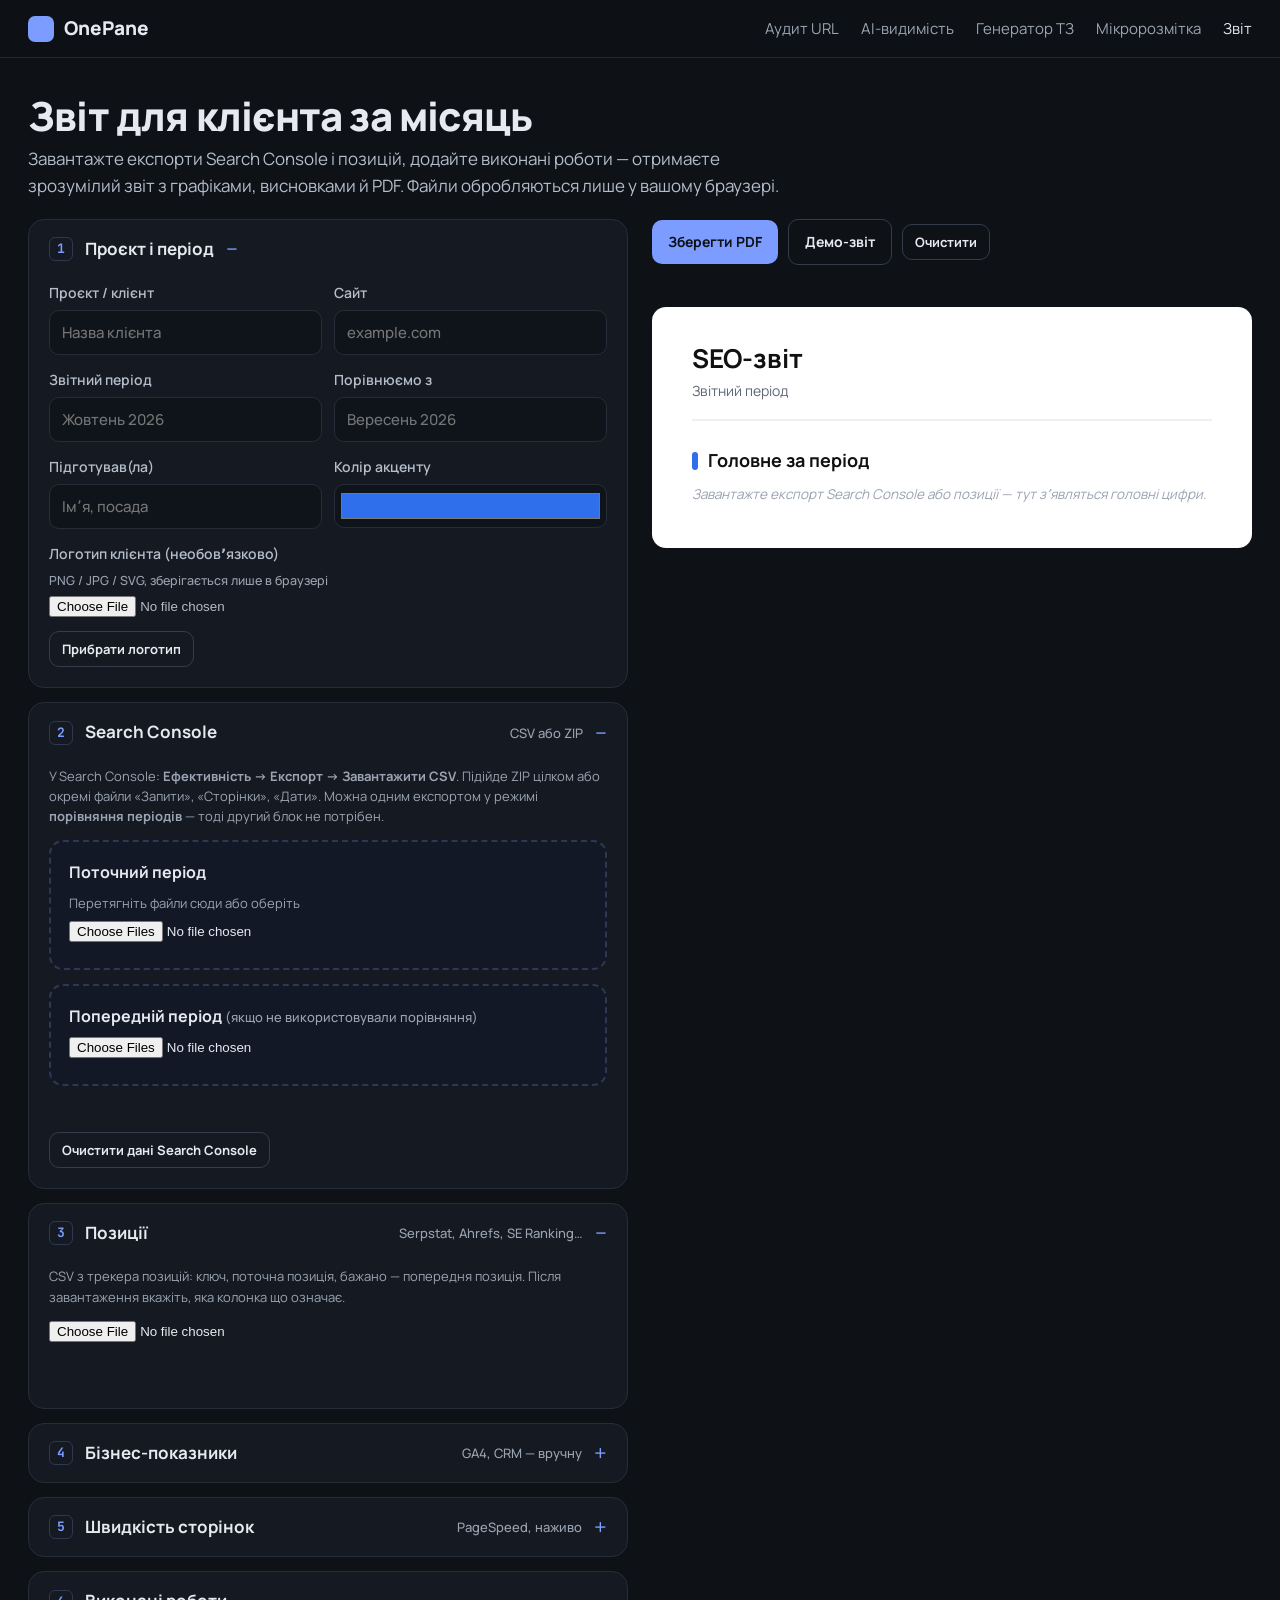
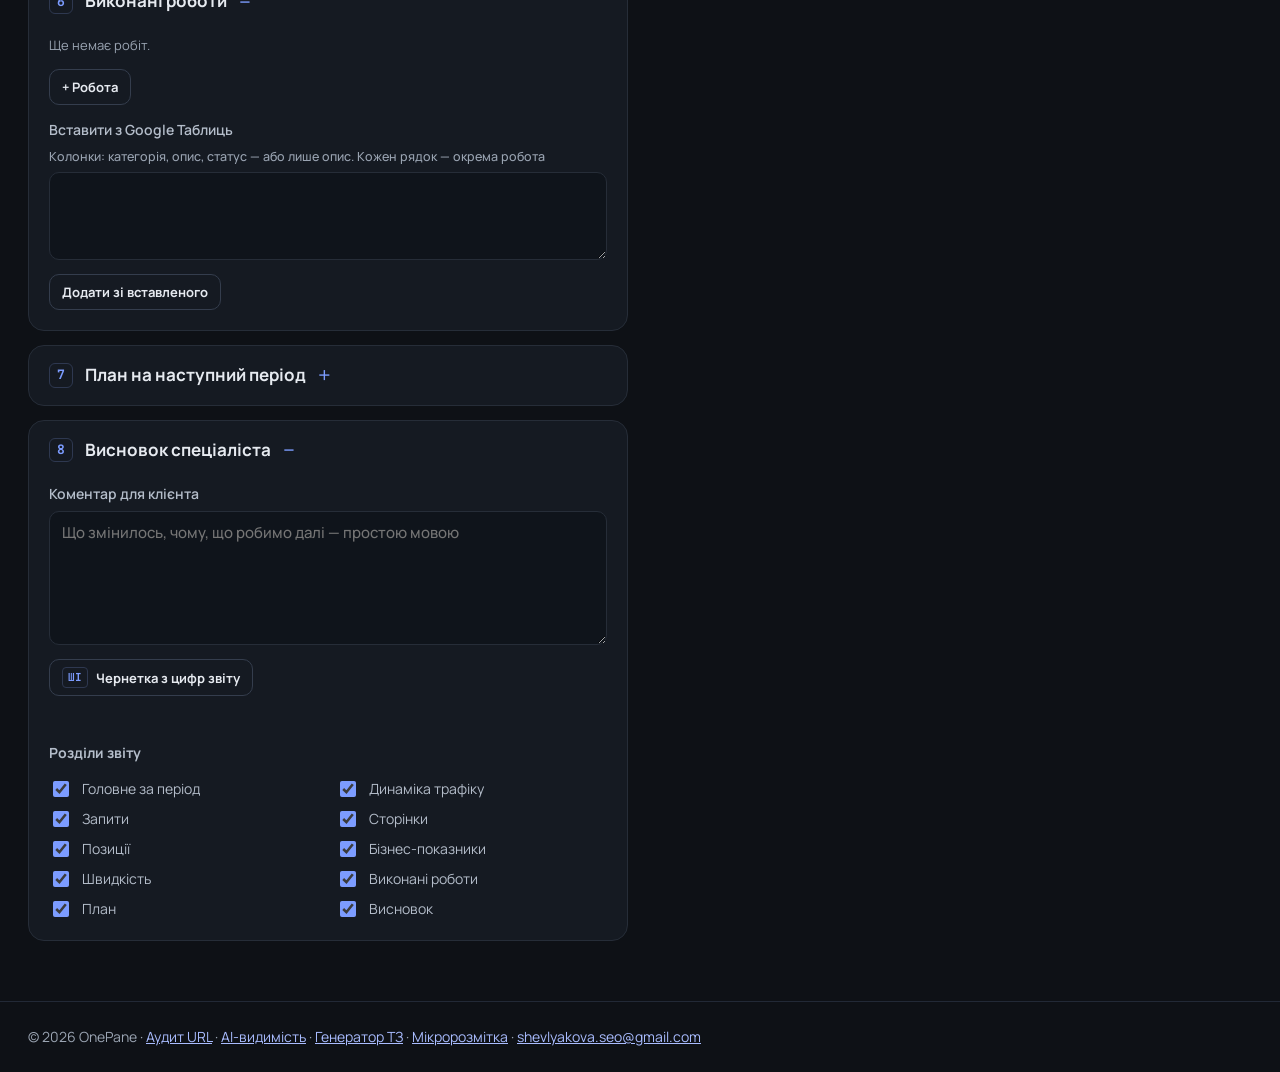
<file: report/index.html>
<!doctype html>
<html lang="uk">
<head>
<meta charset="utf-8">
<meta name="viewport" content="width=device-width, initial-scale=1">
<title>Звіт для клієнта з SEO за місяць — OnePane</title>
<meta name="description" content="Зберіть місячний SEO-звіт для клієнта за 10 хвилин: експорти Search Console, позиції, швидкість, виконані роботи й план. Графіки, висновки й PDF. Безкоштовно.">
<link rel="canonical" href="https://shevlyakova-seo.github.io/onepane/report/">
<meta property="og:type" content="website">
<meta property="og:url" content="https://shevlyakova-seo.github.io/onepane/report/">
<meta property="og:title" content="Звіт для клієнта з SEO за місяць — OnePane">
<meta property="og:description" content="Search Console, позиції, швидкість, роботи й план — у зрозумілому звіті з графіками та PDF.">
<meta property="og:locale" content="uk_UA">
<meta name="theme-color" content="#0E1116">
<link rel="icon" href="data:image/svg+xml,%3Csvg xmlns='http://www.w3.org/2000/svg' viewBox='0 0 32 32'%3E%3Crect width='32' height='32' rx='8' fill='%237C9CFF'/%3E%3C/svg%3E">
<link rel="preconnect" href="https://fonts.googleapis.com">
<link rel="preconnect" href="https://fonts.gstatic.com" crossorigin>
<link href="https://fonts.googleapis.com/css2?family=Manrope:wght@400;500;600;700;800&family=JetBrains+Mono:wght@500;600&display=swap" rel="stylesheet">
<link rel="stylesheet" href="../assets/onepane.css">
<style>
.side{top:76px}
.rep{background:#FFFFFF;color:#1F2430;border-radius:14px;padding:36px 40px;max-height:calc(100vh - 170px);overflow:auto;font-family:'Manrope',Arial,sans-serif;font-size:13.5px;line-height:1.5;--acc:#2F6FEB}
.rep h1{font-size:26px;margin:0;line-height:1.2;color:#111}
.rep h2{font-size:18px;margin:26px 0 10px;color:#111;display:flex;align-items:center;gap:10px}
.rep h2::before{content:'';width:6px;height:18px;border-radius:3px;background:var(--acc)}
.rep h3{font-size:14px;margin:14px 0 6px;color:#111}
.rep p{margin:0 0 8px}
.rep .cover{display:flex;justify-content:space-between;gap:20px;align-items:flex-start;border-bottom:2px solid #EEF0F3;padding-bottom:18px}
.rep .cover img{max-height:56px;max-width:180px;object-fit:contain}
.rep .sub{color:#5D6676;font-size:14px;margin-top:6px}
.rep .tiles{display:grid;grid-template-columns:repeat(4,minmax(0,1fr));gap:10px}
.rep .tile{border:1px solid #E3E6EB;border-radius:12px;padding:12px 14px}
.rep .tile span{display:block;font-size:12px;color:#5D6676}
.rep .tile strong{display:block;font-size:22px;color:#111;margin-top:2px}
.rep .up{color:#137A44}.rep .down{color:#B42318}.rep .flat{color:#5D6676}
.rep table{width:100%;border-collapse:collapse;font-size:12.5px;margin:4px 0 10px}
.rep th,.rep td{border-bottom:1px solid #E8EBEF;padding:6px 8px;text-align:left;vertical-align:top}
.rep th{font-size:11.5px;color:#5D6676;font-weight:700;background:#F6F7F9}
.rep td.r,.rep th.r{text-align:right;white-space:nowrap}
.rep .two{display:grid;grid-template-columns:repeat(2,minmax(0,1fr));gap:16px}
.rep .chart{width:100%;height:auto;display:block}
.rep .legend{display:flex;gap:16px;font-size:12px;color:#5D6676;margin:4px 0 8px}
.rep .legend i{display:inline-block;width:12px;height:3px;border-radius:2px;margin-right:6px;vertical-align:middle}
.rep .pill{display:inline-block;font-size:11px;font-weight:700;padding:1px 8px;border-radius:99px;background:#EEF2FF;color:#3346A8}
.rep .pill.done{background:#E5F5EC;color:#137A44}.rep .pill.wip{background:#FDF1D8;color:#8A5A00}.rep .pill.plan{background:#EEF0F3;color:#5D6676}
.rep .comment{background:#F6F7F9;border-radius:12px;padding:14px 16px;white-space:pre-line}
.rep .src{font-size:11.5px;color:#7A8394;margin-top:4px}
.rep .empty{color:#9AA3B2;font-style:italic}
section.sec{break-inside:avoid}
.mapper{display:grid;grid-template-columns:repeat(auto-fit,minmax(150px,1fr));gap:8px}
.rowline.task{grid-template-columns:150px minmax(0,1fr) 130px 36px}
.rowline.kpi{grid-template-columns:minmax(0,1.3fr) minmax(0,1fr) minmax(0,1fr) 36px}
.rowline.planr{grid-template-columns:150px minmax(0,1fr) 36px}
.filelist{display:flex;flex-wrap:wrap;gap:6px}
@media (max-width:767px){.rep{padding:22px 16px;max-height:none}.rep .tiles{grid-template-columns:repeat(2,minmax(0,1fr))}.rep .two{grid-template-columns:minmax(0,1fr)}.rowline.task,.rowline.kpi,.rowline.planr{grid-template-columns:minmax(0,1fr) 36px}.rowline.task>*:not(.icon),.rowline.kpi>*:not(.icon),.rowline.planr>*:not(.icon){grid-column:1/2}}
@media print{
  @page{size:A4;margin:12mm}
  body{background:#fff}
  .top,.hero,.form,.foot,.side>*:not(#rep){display:none!important}
  .layout{display:block;padding:0}.side{position:static}
  .rep{max-height:none;overflow:visible;padding:0;border-radius:0;font-size:11.5px}
  .rep .tiles{grid-template-columns:repeat(4,minmax(0,1fr))}
  .rep .two{grid-template-columns:repeat(2,minmax(0,1fr))}
  .rep h2{break-after:avoid}
}
</style>
</head>
<body>
<header class="top">
  <div class="wrap">
    <a class="logo" href="../"><i aria-hidden="true"></i>OnePane</a>
    <nav class="menu" aria-label="Інструменти">
      <a href="../#audit">Аудит URL</a>
      <a href="../ai/">AI-видимість</a>
      <a href="../brief/">Генератор ТЗ</a>
      <a href="../schema/">Мікророзмітка</a>
      <a href="./" aria-current="page">Звіт</a>
    </nav>
  </div>
</header>

<main class="wrap">
  <section class="hero">
    <h1>Звіт для клієнта за місяць</h1>
    <p>Завантажте експорти Search Console і позицій, додайте виконані роботи — отримаєте зрозумілий звіт з графіками, висновками й PDF. Файли обробляються лише у вашому браузері.</p>
  </section>

  <div class="layout">
    <div class="form" id="form">

      <details class="card" open>
        <summary><span class="n">1</span>Проєкт і період</summary>
        <div class="body">
          <div class="row">
            <label class="f">Проєкт / клієнт<input type="text" data-m="project" placeholder="Назва клієнта"></label>
            <label class="f">Сайт<input type="text" data-m="domain" placeholder="example.com"></label>
          </div>
          <div class="row">
            <label class="f">Звітний період<input type="text" data-m="period" placeholder="Жовтень 2026"></label>
            <label class="f">Порівнюємо з<input type="text" data-m="prevLabel" placeholder="Вересень 2026"></label>
          </div>
          <div class="row">
            <label class="f">Підготував(ла)<input type="text" data-m="author" placeholder="Імʼя, посада"></label>
            <label class="f">Колір акценту<input type="color" data-m="accent" value="#2F6FEB"></label>
          </div>
          <label class="f">Логотип клієнта (необовʼязково)<small>PNG / JPG / SVG, зберігається лише в браузері</small><input type="file" id="logo" accept="image/png,image/jpeg,image/svg+xml,image/webp"></label>
          <div class="btns"><button type="button" class="btn ghost small" id="logoDel">Прибрати логотип</button></div>
        </div>
      </details>

      <details class="card" open>
        <summary><span class="n">2</span>Search Console <span class="s">CSV або ZIP</span></summary>
        <div class="body">
          <p class="note">У Search Console: <b>Ефективність → Експорт → Завантажити CSV</b>. Підійде ZIP цілком або окремі файли «Запити», «Сторінки», «Дати». Можна одним експортом у режимі <b>порівняння періодів</b> — тоді другий блок не потрібен.</p>
          <div class="drop" data-drop="cur">
            <strong>Поточний період</strong>
            <span class="note">Перетягніть файли сюди або оберіть</span>
            <input type="file" multiple accept=".csv,.zip,text/csv,application/zip" data-files="cur" aria-label="Файли поточного періоду">
            <div class="filelist" id="files-cur"></div>
          </div>
          <div class="drop" data-drop="prev">
            <strong>Попередній період <span class="note" style="font-weight:500">(якщо не використовували порівняння)</span></strong>
            <input type="file" multiple accept=".csv,.zip,text/csv,application/zip" data-files="prev" aria-label="Файли попереднього періоду">
            <div class="filelist" id="files-prev"></div>
          </div>
          <div class="status" id="gscStatus" role="status" aria-live="polite"></div>
          <div class="btns"><button type="button" class="btn ghost small" id="gscClear">Очистити дані Search Console</button></div>
        </div>
      </details>

      <details class="card" open>
        <summary><span class="n">3</span>Позиції <span class="s">Serpstat, Ahrefs, SE Ranking…</span></summary>
        <div class="body">
          <p class="note">CSV з трекера позицій: ключ, поточна позиція, бажано — попередня позиція. Після завантаження вкажіть, яка колонка що означає.</p>
          <input type="file" accept=".csv,text/csv" id="posFile" aria-label="Файл позицій">
          <div id="mapper"></div>
          <div class="status" id="posStatus" role="status" aria-live="polite"></div>
        </div>
      </details>

      <details class="card">
        <summary><span class="n">4</span>Бізнес-показники <span class="s">GA4, CRM — вручну</span></summary>
        <div class="body">
          <p class="note">Те, що важливо клієнту: органічні сесії, заявки, дзвінки, продажі. Значення — за поточний і попередній період.</p>
          <div class="rows" id="kpis"></div>
          <div class="btns"><button type="button" class="btn ghost small" id="addKpi">+ Показник</button></div>
        </div>
      </details>

      <details class="card">
        <summary><span class="n">5</span>Швидкість сторінок <span class="s">PageSpeed, наживо</span></summary>
        <div class="body">
          <label class="f">Ключові сторінки (до 5, кожна з нового рядка)<textarea id="psiUrls" rows="3" placeholder="https://example.com/&#10;https://example.com/katalog/"></textarea></label>
          <div class="btns"><button type="button" class="btn" id="psiRun">Перевірити швидкість</button></div>
          <div class="status" id="psiStatus" role="status" aria-live="polite"></div>
        </div>
      </details>

      <details class="card" open>
        <summary><span class="n">6</span>Виконані роботи</summary>
        <div class="body">
          <div class="rows" id="tasks"></div>
          <div class="btns"><button type="button" class="btn ghost small" id="addTask">+ Робота</button></div>
          <label class="f">Вставити з Google Таблиць<small>Колонки: категорія, опис, статус — або лише опис. Кожен рядок — окрема робота</small><textarea id="pasteTasks" rows="2"></textarea></label>
          <div class="btns"><button type="button" class="btn ghost small" id="pasteBtn">Додати зі вставленого</button></div>
        </div>
      </details>

      <details class="card">
        <summary><span class="n">7</span>План на наступний період</summary>
        <div class="body">
          <div class="rows" id="plan"></div>
          <div class="btns"><button type="button" class="btn ghost small" id="addPlan">+ Пункт плану</button></div>
        </div>
      </details>

      <details class="card" open>
        <summary><span class="n">8</span>Висновок спеціаліста</summary>
        <div class="body">
          <label class="f">Коментар для клієнта<textarea data-m="comment" rows="5" placeholder="Що змінилось, чому, що робимо далі — простою мовою"></textarea></label>
          <div class="btns"><button type="button" class="btn ghost small" id="aiComment"><span class="ai">ШІ</span> Чернетка з цифр звіту</button></div>
          <div class="status" id="aiStatus" role="status" aria-live="polite"></div>
          <strong style="font-size:14px;color:var(--text2)">Розділи звіту</strong>
          <div class="checks" id="sections"></div>
        </div>
      </details>
    </div>

    <aside class="side" aria-label="Звіт">
      <div class="btns">
        <button type="button" class="btn" id="print">Зберегти PDF</button>
        <button type="button" class="btn ghost" id="demo">Демо-звіт</button>
        <button type="button" class="btn ghost small" id="reset">Очистити</button>
      </div>
      <div class="status" id="topStatus" role="status" aria-live="polite"></div>
      <article class="rep" id="rep"></article>
    </aside>
  </div>
</main>

<footer class="foot"><div class="wrap">© 2026 OnePane · <a href="../">Аудит URL</a> · <a href="../ai/">AI-видимість</a> · <a href="../brief/">Генератор ТЗ</a> · <a href="../schema/">Мікророзмітка</a> · <a href="mailto:shevlyakova.seo@gmail.com">shevlyakova.seo@gmail.com</a></div></footer>

<script>
(function () {
  'use strict';
  var PSI_KEY = 'AIzaSyD_DZS569nGv_tN7IPONq8-3ZLy6WEAp7o';
  var JSZIP = 'https://cdn.jsdelivr.net/npm/jszip@3.10.1/dist/jszip.min.js';
  var STORE = 'onepane-report';
  var TASK_CATS = ['Технічне SEO', 'Контент', 'Посилання', 'Локальне SEO', 'Мікророзмітка', 'Аналітика', 'Швидкість', 'Інше'];
  var STATUSES = [['done', 'Виконано'], ['wip', 'У процесі'], ['plan', 'Заплановано']];
  var SECTIONS = [['summary', 'Головне за період'], ['traffic', 'Динаміка трафіку'], ['queries', 'Запити'], ['pages', 'Сторінки'], ['positions', 'Позиції'], ['kpi', 'Бізнес-показники'], ['speed', 'Швидкість'], ['tasks', 'Виконані роботи'], ['plan', 'План'], ['comment', 'Висновок']];

  var state = blank();
  function blank() {
    var s = { meta: { project: '', domain: '', period: '', prevLabel: '', author: '', accent: '#2F6FEB', logo: '', comment: '' },
      gsc: { cur: {}, prev: {}, files: { cur: [], prev: [] } },
      pos: { rows: [], header: [], raw: [], map: {}, file: '' },
      kpis: [{ label: 'Органічні сесії (GA4)', cur: '', prev: '' }, { label: 'Заявки з органіки', cur: '', prev: '' }],
      psi: { urls: '', results: [] }, tasks: [], plan: [], sections: {} };
    SECTIONS.forEach(function (x) { s.sections[x[0]] = true; });
    return s;
  }

  /* ---------- утиліти ---------- */
  function $(id) { return document.getElementById(id); }
  function esc(v) { return String(v == null ? '' : v).replace(/&/g, '&amp;').replace(/</g, '&lt;').replace(/>/g, '&gt;').replace(/"/g, '&quot;'); }
  function clean(t) { return String(t == null ? '' : t).replace(/\s+/g, ' ').trim(); }
  function lines(t) { return String(t || '').split(/\r?\n/).map(clean).filter(Boolean); }
  function fmt(n, d) { if (n == null || isNaN(n)) return '—'; return Number(n).toLocaleString('uk-UA', { maximumFractionDigits: d == null ? 0 : d, minimumFractionDigits: d && d > 0 ? Math.min(d, 1) : 0 }); }
  function pct(n) { return n == null || isNaN(n) ? '—' : (n * 100).toLocaleString('uk-UA', { maximumFractionDigits: 2 }) + '%'; }
  function parseNum(s) {
    if (s == null) return null;
    var t = String(s).replace(/[\s  %]/g, '');
    if (!t || /^[-–—]$/.test(t)) return null;
    if (/^>?100\+?$/.test(t) && /[>+]/.test(t)) return 101;
    if (t.indexOf(',') !== -1 && t.indexOf('.') !== -1) t = t.replace(/,/g, '');
    else if (t.indexOf(',') !== -1) t = /^\d{1,3}(,\d{3})+$/.test(t) ? t.replace(/,/g, '') : t.replace(',', '.');
    var n = parseFloat(t.replace(/[^\d.\-]/g, ''));
    return isNaN(n) ? null : n;
  }
  function change(cur, prev) { if (cur == null || prev == null || prev === 0) return null; return (cur - prev) / Math.abs(prev); }

  function parseCsv(text) {
    text = String(text || '').replace(/^﻿/, '');
    var first = text.split(/\r?\n/)[0] || '';
    var delim = [',', ';', '\t'].map(function (d) { return [d, first.split(d).length]; }).sort(function (a, b) { return b[1] - a[1]; })[0][0];
    var rows = [], row = [], cell = '', q = false;
    for (var i = 0; i < text.length; i++) {
      var c = text[i];
      if (q) { if (c === '"') { if (text[i + 1] === '"') { cell += '"'; i++; } else q = false; } else cell += c; continue; }
      if (c === '"') q = true;
      else if (c === delim) { row.push(cell); cell = ''; }
      else if (c === '\n' || c === '\r') { if (c === '\r' && text[i + 1] === '\n') i++; row.push(cell); rows.push(row); row = []; cell = ''; }
      else cell += c;
    }
    if (cell !== '' || row.length) { row.push(cell); rows.push(row); }
    return rows.filter(function (r) { return r.some(function (x) { return clean(x); }); });
  }

  /* ---------- Search Console ---------- */
  var RX = {
    query: /quer|запит|запрос|zapyt|dotaz|suchanfrag|requête|consulta/i,
    page: /^(top )?page|сторін|страниц|stron|strán|seite|url/i,
    date: /^date|дата|^data|datum|fecha/i,
    clicks: /click|клік|клик|klik|kliknię|clic/i,
    impr: /impress|показ|wyświetl|zobrazen|impressionen|impresion/i,
    ctr: /ctr/i,
    pos: /position|позиц|pozycj|pozice|posición/i,
    prev: /previous|попередн|предыдущ|poprzedn|předchoz|vorherig|anterior|prev/i
  };

  function ingestCsv(text, name, zone) {
    var rows = parseCsv(text);
    if (rows.length < 2) return null;
    var h = rows[0].map(clean);
    var dim = RX.date.test(h[0]) ? 'dates' : RX.query.test(h[0]) ? 'queries' : RX.page.test(h[0]) ? 'pages' : null;
    if (!dim) return null;
    var cols = [];
    h.forEach(function (name, i) {
      if (!i) return;
      var m = RX.clicks.test(name) ? 'clicks' : RX.impr.test(name) ? 'impressions' : RX.ctr.test(name) ? 'ctr' : RX.pos.test(name) ? 'position' : null;
      if (!m) return;
      cols.push({ i: i, m: m, per: RX.prev.test(name) ? 'prev' : 'cur' });
    });
    if (!cols.length) return null;
    var hasPrev = cols.some(function (c) { return c.per === 'prev'; });
    var out = { cur: [], prev: [] };
    rows.slice(1).forEach(function (r) {
      var key = clean(r[0]); if (!key) return;
      var a = { key: key }, b = { key: key };
      cols.forEach(function (c) { var raw = r[c.i]; var v = parseNum(raw); if (c.m === 'ctr' && v != null && (/%/.test(String(raw)) || v > 1)) v = v / 100; (c.per === 'prev' ? b : a)[c.m] = v; });
      out.cur.push(a); if (hasPrev) out.prev.push(b);
    });
    var target = zone === 'prev' ? 'prev' : 'cur';
    state.gsc[target][dim] = out.cur;
    if (hasPrev && zone !== 'prev') state.gsc.prev[dim] = out.prev;
    return { dim: dim, rows: out.cur.length, compare: hasPrev };
  }

  function loadScript(src) { return new Promise(function (res, rej) { if (window.JSZip) return res(); var s = document.createElement('script'); s.src = src; s.onload = res; s.onerror = function () { rej(new Error('не вдалося завантажити бібліотеку для ZIP')); }; document.head.appendChild(s); }); }

  function handleFiles(files, zone) {
    var list = Array.prototype.slice.call(files || []);
    if (!list.length) return;
    var st = $('gscStatus'); st.textContent = 'Читаю файли…';
    var results = [];
    var jobs = list.map(function (file) {
      if (/\.zip$/i.test(file.name) || file.type === 'application/zip') {
        return loadScript(JSZIP).then(function () { return window.JSZip.loadAsync(file); }).then(function (zip) {
          var csvs = Object.keys(zip.files).filter(function (n) { return /\.csv$/i.test(n) && !zip.files[n].dir; });
          return Promise.all(csvs.map(function (n) { return zip.files[n].async('string').then(function (t) { var r = ingestCsv(t, n, zone); if (r) results.push(r); }); }));
        });
      }
      return file.text().then(function (t) { var r = ingestCsv(t, file.name, zone); if (r) results.push(r); else results.push({ skip: file.name }); });
    });
    Promise.all(jobs).then(function () {
      state.gsc.files[zone] = list.map(function (f) { return f.name; });
      var ok = results.filter(function (r) { return r.dim; });
      var names = { queries: 'запити', pages: 'сторінки', dates: 'дати' };
      st.textContent = ok.length ? 'Прочитано: ' + ok.map(function (r) { return names[r.dim] + ' (' + fmt(r.rows) + ')'; }).join(', ') + (ok.some(function (r) { return r.compare; }) ? ' · знайдено порівняння періодів' : '') + '.' : 'Не знайдено таблиць Search Console. Потрібен CSV «Запити», «Сторінки» або «Дати».';
      renderFiles(); render(); save();
    }).catch(function (e) { st.textContent = 'Помилка: ' + e.message; });
  }

  function pickSource() {
    var c = state.gsc.cur || {}, p = state.gsc.prev || {};
    var has = function (g, k) { return g[k] && g[k].length; };
    var order = ['dates', 'pages', 'queries'];
    var anyPrev = order.some(function (k) { return has(p, k); });
    for (var i = 0; i < order.length; i++) { var k = order[i]; if (has(c, k) && (!anyPrev || has(p, k))) return k; }
    for (var j = 0; j < order.length; j++) if (has(c, order[j])) return order[j];
    return null;
  }
  function totals(per) {
    var g = state.gsc[per] || {};
    var src = pickSource();
    if (!src || !g[src] || !g[src].length) return null;
    var rows = g[src], c = 0, im = 0, pw = 0, pn = 0;
    rows.forEach(function (r) { c += r.clicks || 0; im += r.impressions || 0; if (r.position != null) { var w = r.impressions || 1; pw += r.position * w; pn += w; } });
    return { clicks: c, impressions: im, ctr: im ? c / im : null, position: pn ? pw / pn : null, src: src };
  }

  function joinRows(cur, prev) {
    var m = {}; (prev || []).forEach(function (r) { m[r.key] = r; });
    return (cur || []).map(function (r) { var p = m[r.key] || {}; return { key: r.key, clicks: r.clicks || 0, impressions: r.impressions || 0, position: r.position, pClicks: p.clicks || 0, pPosition: p.position, d: (r.clicks || 0) - (p.clicks || 0), hasPrev: !!m[r.key] }; })
      .concat((prev || []).filter(function (r) { return !(cur || []).some(function (x) { return x.key === r.key; }); }).map(function (p) { return { key: p.key, clicks: 0, impressions: 0, position: null, pClicks: p.clicks || 0, pPosition: p.position, d: -(p.clicks || 0), hasPrev: true }; }));
  }

  /* ---------- позиції ---------- */
  var PRX = { kw: /keyword|ключ|запит|запрос|query|фраза|phrase|słowo/i, pos: /position|позиц|rank|місце|место|pozycj/i, old: /prev|попер|пред|old|was|start|початк|нач|initial|вчора|yesterday|last/i, diff: /change|зміна|измен|diff|динам|delta|Δ/i, url: /url|сторінк|страниц|page|landing|адрес/i, vol: /volume|частот|обсяг|объем|search vol|вол/i };
  function guessMap(h) {
    var m = { kw: '', cur: '', prev: '', url: '', vol: '' };
    h.forEach(function (name, i) {
      var s = String(i);
      if (m.kw === '' && PRX.kw.test(name)) m.kw = s;
      else if (PRX.pos.test(name) && !PRX.diff.test(name)) { if (PRX.old.test(name)) { if (m.prev === '') m.prev = s; } else if (m.cur === '') m.cur = s; }
      else if (m.url === '' && PRX.url.test(name)) m.url = s;
      else if (m.vol === '' && PRX.vol.test(name)) m.vol = s;
    });
    if (m.kw === '') m.kw = '0';
    return m;
  }
  function applyPosMap() {
    var p = state.pos, m = p.map;
    var posVal = function (v) { var n = parseNum(v); if (n == null) return null; return n > 100 ? 101 : n; };
    p.rows = p.raw.map(function (r) { return { kw: clean(r[+m.kw]), cur: m.cur !== '' ? posVal(r[+m.cur]) : null, prev: m.prev !== '' ? posVal(r[+m.prev]) : null, url: m.url !== '' ? clean(r[+m.url]) : '', vol: m.vol !== '' ? parseNum(r[+m.vol]) : null }; })
      .filter(function (r) { return r.kw; });
  }
  function renderMapper() {
    var p = state.pos;
    if (!p.header.length) { $('mapper').innerHTML = ''; return; }
    var opt = function (key, label, req) {
      return '<label class="f">' + label + (req ? ' <span class="req">*</span>' : '') + '<select data-map="' + key + '"><option value="">—</option>' + p.header.map(function (h, i) { return '<option value="' + i + '"' + (String(p.map[key]) === String(i) ? ' selected' : '') + '>' + esc(h || ('Колонка ' + (i + 1))) + '</option>'; }).join('') + '</select></label>';
    };
    $('mapper').innerHTML = '<div class="mapper">' + opt('kw', 'Ключ', true) + opt('cur', 'Поточна позиція', true) + opt('prev', 'Попередня позиція') + opt('url', 'URL') + opt('vol', 'Частота') + '</div>';
    $('posStatus').textContent = 'Файл «' + p.file + '»: ' + fmt(p.rows.length) + ' ключів.' + (p.map.cur === '' ? ' Оберіть колонку з поточною позицією.' : '');
  }
  function posStats() {
    var rows = state.pos.rows.filter(function (r) { return r.cur != null || r.prev != null; });
    if (!rows.length) return null;
    var B = [['1–3', 1, 3], ['4–10', 4, 10], ['11–30', 11, 30], ['31–100', 31, 100], ['>100', 101, 1e9]];
    var dist = function (k) { return B.map(function (b) { return rows.filter(function (r) { var v = r[k] == null ? 101 : r[k]; return v >= b[1] && v <= b[2]; }).length; }); };
    var hasPrev = rows.some(function (r) { return r.prev != null; });
    var moved = rows.filter(function (r) { return r.cur != null && r.prev != null; }).map(function (r) { return Object.assign({ d: r.prev - r.cur }, r); });
    return { n: rows.length, labels: B.map(function (b) { return b[0]; }), cur: dist('cur'), prev: hasPrev ? dist('prev') : null, hasPrev: hasPrev,
      top10: rows.filter(function (r) { return r.cur != null && r.cur <= 10; }).length, top10p: hasPrev ? rows.filter(function (r) { return r.prev != null && r.prev <= 10; }).length : null,
      up: moved.filter(function (r) { return r.d > 0; }).sort(function (a, b) { return b.d - a.d; }).slice(0, 8),
      down: moved.filter(function (r) { return r.d < 0; }).sort(function (a, b) { return a.d - b.d; }).slice(0, 8),
      improved: moved.filter(function (r) { return r.d > 0; }).length, worsened: moved.filter(function (r) { return r.d < 0; }).length };
  }

  /* ---------- графіки ---------- */
  function lineChart(cur, prev, labels, color) {
    var W = 640, H = 200, P = { l: 44, r: 10, t: 10, b: 26 };
    var all = cur.concat(prev || []).filter(function (v) { return v != null; });
    var max = Math.max.apply(null, all.concat([1])); var step = Math.pow(10, Math.floor(Math.log10(max))); max = Math.ceil(max / step) * step;
    var n = Math.max(cur.length, (prev || []).length);
    var x = function (i) { return P.l + (n > 1 ? i * (W - P.l - P.r) / (n - 1) : 0); };
    var y = function (v) { return H - P.b - (v / max) * (H - P.t - P.b); };
    var path = function (arr) { return arr.map(function (v, i) { return (i ? 'L' : 'M') + x(i).toFixed(1) + ' ' + y(v || 0).toFixed(1); }).join(' '); };
    var grid = [0, 0.5, 1].map(function (f) { var v = max * f; return '<line x1="' + P.l + '" x2="' + (W - P.r) + '" y1="' + y(v) + '" y2="' + y(v) + '" stroke="#E8EBEF"/><text x="' + (P.l - 6) + '" y="' + (y(v) + 4) + '" text-anchor="end" font-size="10" fill="#7A8394">' + fmt(v) + '</text>'; }).join('');
    var ticks = labels.map(function (l, i) { if (n > 8 && i % Math.ceil(n / 6) && i !== n - 1) return ''; return '<text x="' + x(i) + '" y="' + (H - 8) + '" text-anchor="middle" font-size="10" fill="#7A8394">' + esc(l) + '</text>'; }).join('');
    return '<svg class="chart" viewBox="0 0 ' + W + ' ' + H + '" role="img" aria-label="Графік кліків">' + grid + ticks +
      (prev && prev.length ? '<path d="' + path(prev) + '" fill="none" stroke="#B8C0CC" stroke-width="2" stroke-dasharray="5 4"/>' : '') +
      '<path d="' + path(cur) + '" fill="none" stroke="' + color + '" stroke-width="2.5"/></svg>';
  }
  function barChart(labels, cur, prev, color) {
    var W = 640, H = 190, P = { l: 30, r: 10, t: 16, b: 26 };
    var max = Math.max.apply(null, cur.concat(prev || []).concat([1]));
    var gw = (W - P.l - P.r) / labels.length, bw = prev ? gw * 0.32 : gw * 0.5;
    var y = function (v) { return H - P.b - (v / max) * (H - P.t - P.b); };
    var out = labels.map(function (l, i) {
      var x0 = P.l + i * gw + gw / 2;
      var s = '';
      if (prev) s += '<rect x="' + (x0 - bw - 2) + '" y="' + y(prev[i]) + '" width="' + bw + '" height="' + (H - P.b - y(prev[i])) + '" fill="#C9D0DA" rx="3"/><text x="' + (x0 - bw / 2 - 2) + '" y="' + (y(prev[i]) - 4) + '" text-anchor="middle" font-size="10" fill="#7A8394">' + prev[i] + '</text>';
      var cx = prev ? x0 + 2 : x0 - bw / 2;
      s += '<rect x="' + cx + '" y="' + y(cur[i]) + '" width="' + bw + '" height="' + (H - P.b - y(cur[i])) + '" fill="' + color + '" rx="3"/><text x="' + (cx + bw / 2) + '" y="' + (y(cur[i]) - 4) + '" text-anchor="middle" font-size="10" font-weight="700" fill="#1F2430">' + cur[i] + '</text>';
      s += '<text x="' + x0 + '" y="' + (H - 8) + '" text-anchor="middle" font-size="11" fill="#5D6676">' + esc(l) + '</text>';
      return s;
    }).join('');
    return '<svg class="chart" viewBox="0 0 ' + W + ' ' + H + '" role="img" aria-label="Розподіл позицій"><line x1="' + P.l + '" x2="' + (W - P.r) + '" y1="' + (H - P.b) + '" y2="' + (H - P.b) + '" stroke="#E3E6EB"/>' + out + '</svg>';
  }

  /* ---------- звіт ---------- */
  function deltaHtml(ch, invert, suffix) {
    if (ch == null) return '<span class="flat">немає даних для порівняння</span>';
    var good = invert ? ch < 0 : ch > 0;
    var cls = Math.abs(ch) < 0.005 ? 'flat' : good ? 'up' : 'down';
    var arrow = ch > 0 ? '▲' : ch < 0 ? '▼' : '•';
    return '<span class="' + cls + '">' + arrow + ' ' + (suffix === 'pp' ? Math.abs(ch * 100).toLocaleString('uk-UA', { maximumFractionDigits: 2 }) + ' п.п.' : suffix === 'abs' ? Math.abs(ch).toLocaleString('uk-UA', { maximumFractionDigits: 1 }) : Math.abs(ch * 100).toLocaleString('uk-UA', { maximumFractionDigits: 1 }) + '%') + '</span>';
  }

  function summaryFacts() {
    var c = totals('cur'), p = totals('prev'), ps = posStats(), f = [];
    if (c) {
      var ch = p ? change(c.clicks, p.clicks) : null;
      f.push('Кліки з Google: ' + fmt(c.clicks) + (ch != null ? ' (' + (ch >= 0 ? '+' : '−') + Math.abs(ch * 100).toLocaleString('uk-UA', { maximumFractionDigits: 1 }) + '% до попереднього періоду)' : '') + '.');
      if (p) { var ci = change(c.impressions, p.impressions); f.push('Покази у видачі: ' + fmt(c.impressions) + (ci != null ? ' (' + (ci >= 0 ? '+' : '−') + Math.abs(ci * 100).toLocaleString('uk-UA', { maximumFractionDigits: 1 }) + '%)' : '') + '.'); }
      if (c.position != null && p && p.position != null) f.push('Середня позиція ' + (c.position < p.position ? 'покращилась' : c.position > p.position ? 'знизилась' : 'не змінилась') + ': ' + fmt(p.position, 1) + ' → ' + fmt(c.position, 1) + '.');
    }
    if (ps) f.push('Ключів у ТОП-10: ' + ps.top10 + (ps.top10p != null ? ' (було ' + ps.top10p + ')' : '') + ' з ' + ps.n + ' відстежуваних.' + (ps.hasPrev ? ' Покращили позиції: ' + ps.improved + ', погіршили: ' + ps.worsened + '.' : ''));
    var q = joinRows(state.gsc.cur.queries, state.gsc.prev.queries).filter(function (r) { return r.hasPrev; }).sort(function (a, b) { return b.d - a.d; })[0];
    if (q && q.d > 0) f.push('Найбільше зростання серед запитів: «' + q.key + '» (+' + fmt(q.d) + ' кліків).');
    var done = state.tasks.filter(function (t) { return clean(t.text) && t.status === 'done'; }).length;
    if (done) f.push('Виконано робіт: ' + done + '.');
    return f;
  }

  function topTable(rows, label, isPage) {
    var short = function (k) { if (!isPage) return esc(k); try { var u = new URL(k); return esc(decodeURIComponent(u.pathname + u.search) || '/'); } catch (e) { return esc(k); } };
    return '<table><thead><tr><th>' + label + '</th><th class="r">Кліки</th><th class="r">Було</th><th class="r">Зміна</th><th class="r">Позиція</th></tr></thead><tbody>' +
      rows.map(function (r) { return '<tr><td>' + short(r.key) + '</td><td class="r">' + fmt(r.clicks) + '</td><td class="r">' + (r.hasPrev ? fmt(r.pClicks) : '—') + '</td><td class="r ' + (r.d > 0 ? 'up' : r.d < 0 ? 'down' : 'flat') + '">' + (r.hasPrev ? (r.d > 0 ? '+' : r.d < 0 ? '−' : '') + fmt(Math.abs(r.d)) : 'нове') + '</td><td class="r">' + (r.position != null ? fmt(r.position, 1) : '—') + '</td></tr>'; }).join('') + '</tbody></table>';
  }

  function dimSection(dim, title, label, isPage) {
    var cur = state.gsc.cur[dim], prev = state.gsc.prev[dim];
    if (!cur || !cur.length) return '';
    var j = joinRows(cur, prev);
    var top = j.slice().sort(function (a, b) { return b.clicks - a.clicks; }).slice(0, 10);
    var h = '<section class="sec"><h2>' + title + '</h2><h3>ТОП-10 за кліками</h3>' + topTable(top, label, isPage);
    if (prev && prev.length) {
      var up = j.filter(function (r) { return r.d > 0; }).sort(function (a, b) { return b.d - a.d; }).slice(0, 5);
      var down = j.filter(function (r) { return r.d < 0; }).sort(function (a, b) { return a.d - b.d; }).slice(0, 5);
      h += '<div class="two"><div><h3>Найбільше зростання</h3>' + (up.length ? topTable(up, label, isPage) : '<p class="empty">немає</p>') + '</div><div><h3>Найбільше падіння</h3>' + (down.length ? topTable(down, label, isPage) : '<p class="empty">немає</p>') + '</div></div>';
    }
    return h + '</section>';
  }

  function render() {
    var s = state, m = s.meta, S = s.sections, acc = m.accent || '#2F6FEB';
    var rep = $('rep'); rep.style.setProperty('--acc', acc);
    var h = [];
    h.push('<div class="cover"><div><h1>SEO-звіт' + (m.project ? ': ' + esc(m.project) : '') + '</h1><div class="sub">' + (m.period ? esc(m.period) : 'Звітний період') + (m.prevLabel ? ' · порівняння з: ' + esc(m.prevLabel) : '') + (m.domain ? ' · ' + esc(m.domain) : '') + '</div>' + (m.author ? '<div class="sub">Підготував(ла): ' + esc(m.author) + '</div>' : '') + '</div>' + (m.logo ? '<img src="' + esc(m.logo) + '" alt="Логотип ' + esc(m.project || 'клієнта') + '">' : '') + '</div>');

    var c = totals('cur'), p = totals('prev'), ps = posStats();
    if (S.summary) {
      h.push('<section class="sec"><h2>Головне за період</h2>');
      if (c || ps) {
        var tiles = [];
        if (c) {
          tiles.push(['Кліки', fmt(c.clicks), deltaHtml(p ? change(c.clicks, p.clicks) : null)]);
          tiles.push(['Покази', fmt(c.impressions), deltaHtml(p ? change(c.impressions, p.impressions) : null)]);
          tiles.push(['CTR', pct(c.ctr), deltaHtml(p && c.ctr != null && p.ctr != null ? c.ctr - p.ctr : null, false, 'pp')]);
          tiles.push(['Середня позиція', fmt(c.position, 1), deltaHtml(p && c.position != null && p.position != null ? c.position - p.position : null, true, 'abs')]);
        }
        if (ps) tiles.push(['Ключів у ТОП-10', fmt(ps.top10), deltaHtml(ps.top10p != null ? change(ps.top10, ps.top10p) : null)]);
        s.kpis.forEach(function (k) { var cv = parseNum(k.cur), pv = parseNum(k.prev); if (clean(k.label) && cv != null) tiles.push([k.label, fmt(cv), deltaHtml(change(cv, pv))]); });
        h.push('<div class="tiles">' + tiles.slice(0, 8).map(function (t) { return '<div class="tile"><span>' + esc(t[0]) + '</span><strong>' + t[1] + '</strong>' + t[2] + '</div>'; }).join('') + '</div>');
        var facts = summaryFacts();
        if (facts.length) h.push('<ul style="margin:12px 0 0;padding-left:18px">' + facts.map(function (x) { return '<li>' + esc(x) + '</li>'; }).join('') + '</ul>');
        if (c) h.push('<p class="src">Джерело: Google Search Console' + (c.src === 'queries' ? ' (сума за запитами — менша за реальну через анонімізовані запити; додайте файл «Дати» для точних підсумків)' : c.src === 'pages' ? ' (сума за сторінками)' : '') + '.</p>');
      } else h.push('<p class="empty">Завантажте експорт Search Console або позиції — тут зʼявляться головні цифри.</p>');
      h.push('</section>');
    }

    if (S.traffic && s.gsc.cur.dates && s.gsc.cur.dates.length) {
      var dc = s.gsc.cur.dates.slice().sort(function (a, b) { return a.key < b.key ? -1 : 1; });
      var dp = (s.gsc.prev.dates || []).slice().sort(function (a, b) { return a.key < b.key ? -1 : 1; });
      var labels = dc.map(function (r) { var d = new Date(r.key); return isNaN(d) ? r.key : d.toLocaleDateString('uk-UA', { day: 'numeric', month: 'short' }); });
      h.push('<section class="sec"><h2>Динаміка трафіку</h2><div class="legend"><span><i style="background:' + esc(acc) + '"></i>Кліки, ' + esc(m.period || 'поточний період') + '</span>' + (dp.length ? '<span><i style="background:#B8C0CC"></i>' + esc(m.prevLabel || 'попередній період') + '</span>' : '') + '</div>' + lineChart(dc.map(function (r) { return r.clicks || 0; }), dp.map(function (r) { return r.clicks || 0; }), labels, acc) + '</section>');
    }
    if (S.queries) h.push(dimSection('queries', 'Пошукові запити', 'Запит', false));
    if (S.pages) h.push(dimSection('pages', 'Сторінки', 'Сторінка', true));

    if (S.positions && ps) {
      h.push('<section class="sec"><h2>Позиції ключових слів</h2><div class="legend"><span><i style="background:' + esc(acc) + '"></i>' + esc(m.period || 'Зараз') + '</span>' + (ps.prev ? '<span><i style="background:#C9D0DA"></i>' + esc(m.prevLabel || 'Було') + '</span>' : '') + '</div>' + barChart(ps.labels, ps.cur, ps.prev, acc));
      if (ps.hasPrev) {
        var mv = function (arr) { return arr.length ? '<table><thead><tr><th>Ключ</th><th class="r">Було</th><th class="r">Стало</th></tr></thead><tbody>' + arr.map(function (r) { return '<tr><td>' + esc(r.kw) + '</td><td class="r">' + (r.prev > 100 ? '>100' : fmt(r.prev)) + '</td><td class="r ' + (r.d > 0 ? 'up' : 'down') + '">' + (r.cur > 100 ? '>100' : fmt(r.cur)) + '</td></tr>'; }).join('') + '</tbody></table>' : '<p class="empty">немає</p>'; };
        h.push('<div class="two"><div><h3>Найбільше зростання</h3>' + mv(ps.up) + '</div><div><h3>Найбільше падіння</h3>' + mv(ps.down) + '</div></div>');
      }
      h.push('<p class="src">Джерело: ' + esc(s.pos.file || 'трекер позицій') + ', ' + ps.n + ' ключів.</p></section>');
    }

    if (S.kpi) {
      var ks = s.kpis.filter(function (k) { return clean(k.label) && parseNum(k.cur) != null; });
      if (ks.length) h.push('<section class="sec"><h2>Бізнес-показники</h2><table><thead><tr><th>Показник</th><th class="r">' + esc(m.period || 'Зараз') + '</th><th class="r">' + esc(m.prevLabel || 'Було') + '</th><th class="r">Зміна</th></tr></thead><tbody>' + ks.map(function (k) { var cv = parseNum(k.cur), pv = parseNum(k.prev); return '<tr><td>' + esc(k.label) + '</td><td class="r">' + fmt(cv) + '</td><td class="r">' + fmt(pv) + '</td><td class="r">' + deltaHtml(change(cv, pv)) + '</td></tr>'; }).join('') + '</tbody></table></section>');
    }

    if (S.speed && s.psi.results.length) {
      var cat = function (x) { return !x ? '—' : '<span class="' + (x.category === 'FAST' ? 'up' : x.category === 'SLOW' ? 'down' : 'flat') + '">' + esc(x.value) + '</span>'; };
      h.push('<section class="sec"><h2>Швидкість сторінок</h2><table><thead><tr><th>Сторінка</th><th class="r">Оцінка (моб.)</th><th class="r">LCP</th><th class="r">INP</th><th class="r">CLS</th></tr></thead><tbody>' + s.psi.results.map(function (r) {
        var u = r.url; try { var x = new URL(r.url); u = decodeURIComponent(x.pathname) || '/'; } catch (e) {}
        return r.error ? '<tr><td>' + esc(u) + '</td><td colspan="4">' + esc(r.error) + '</td></tr>' : '<tr><td>' + esc(u) + '</td><td class="r"><b class="' + (r.score >= 90 ? 'up' : r.score < 50 ? 'down' : 'flat') + '">' + r.score + '</b></td><td class="r">' + cat(r.lcp) + '</td><td class="r">' + cat(r.inp) + '</td><td class="r">' + cat(r.cls) + '</td></tr>';
      }).join('') + '</tbody></table><p class="src">Джерело: Google PageSpeed Insights; LCP, INP, CLS — реальні користувачі Chrome (CrUX), зелене — добре.</p></section>');
    }

    var st = { done: ['done', 'Виконано'], wip: ['wip', 'У процесі'], plan: ['plan', 'Заплановано'] };
    var tasks = s.tasks.filter(function (t) { return clean(t.text); });
    if (S.tasks && tasks.length) {
      var groups = {}; tasks.forEach(function (t) { (groups[t.cat || 'Інше'] = groups[t.cat || 'Інше'] || []).push(t); });
      h.push('<section class="sec"><h2>Виконані роботи</h2><table><thead><tr><th style="width:24%">Напрям</th><th>Що зроблено</th><th style="width:14%">Статус</th></tr></thead><tbody>' + Object.keys(groups).map(function (g) { return groups[g].map(function (t, i) { return '<tr><td>' + (i ? '' : '<b>' + esc(g) + '</b>') + '</td><td>' + esc(t.text) + '</td><td><span class="pill ' + (st[t.status] || st.done)[0] + '">' + (st[t.status] || st.done)[1] + '</span></td></tr>'; }).join(''); }).join('') + '</tbody></table></section>');
    }
    var plan = s.plan.filter(function (t) { return clean(t.text); });
    if (S.plan && plan.length) h.push('<section class="sec"><h2>План на наступний період</h2><ol style="margin:0;padding-left:20px">' + plan.map(function (t) { return '<li>' + (t.cat ? '<b>' + esc(t.cat) + ':</b> ' : '') + esc(t.text) + '</li>'; }).join('') + '</ol></section>');
    if (S.comment && clean(m.comment)) h.push('<section class="sec"><h2>Висновок</h2><div class="comment">' + esc(m.comment) + '</div></section>');

    rep.innerHTML = h.join('');
  }

  /* ---------- форма ---------- */
  function renderFiles() {
    ['cur', 'prev'].forEach(function (z) { $('files-' + z).innerHTML = (state.gsc.files[z] || []).map(function (n) { return '<span class="badge b-info">' + esc(n) + '</span>'; }).join(''); });
  }
  function opts(list, val) { return list.map(function (o) { var v = Array.isArray(o) ? o[0] : o, l = Array.isArray(o) ? o[1] : o; return '<option value="' + esc(v) + '"' + (v === val ? ' selected' : '') + '>' + esc(l) + '</option>'; }).join(''); }
  function renderLists() {
    $('kpis').innerHTML = state.kpis.map(function (k, i) { return '<div class="rowline kpi" data-list="kpis" data-i="' + i + '"><input type="text" data-k="label" value="' + esc(k.label) + '" placeholder="Показник" aria-label="Назва показника"><input type="text" inputmode="decimal" data-k="cur" value="' + esc(k.cur) + '" placeholder="Зараз" aria-label="Поточне значення"><input type="text" inputmode="decimal" data-k="prev" value="' + esc(k.prev) + '" placeholder="Було" aria-label="Попереднє значення"><button type="button" class="icon" data-del aria-label="Видалити">✕</button></div>'; }).join('');
    $('tasks').innerHTML = state.tasks.length ? state.tasks.map(function (t, i) { return '<div class="rowline task" data-list="tasks" data-i="' + i + '"><select data-k="cat" aria-label="Напрям">' + opts(TASK_CATS, t.cat) + '</select><input type="text" data-k="text" value="' + esc(t.text) + '" placeholder="Що зроблено" aria-label="Опис роботи"><select data-k="status" aria-label="Статус">' + opts(STATUSES, t.status) + '</select><button type="button" class="icon" data-del aria-label="Видалити">✕</button></div>'; }).join('') : '<p class="note">Ще немає робіт.</p>';
    $('plan').innerHTML = state.plan.length ? state.plan.map(function (t, i) { return '<div class="rowline planr" data-list="plan" data-i="' + i + '"><select data-k="cat" aria-label="Напрям">' + opts([''].concat(TASK_CATS), t.cat) + '</select><input type="text" data-k="text" value="' + esc(t.text) + '" placeholder="Що зробимо" aria-label="Пункт плану"><button type="button" class="icon" data-del aria-label="Видалити">✕</button></div>'; }).join('') : '<p class="note">Ще немає пунктів.</p>';
    $('sections').innerHTML = SECTIONS.map(function (x) { return '<label><input type="checkbox" data-sec="' + x[0] + '"' + (state.sections[x[0]] !== false ? ' checked' : '') + '> ' + esc(x[1]) + '</label>'; }).join('');
  }
  function writeMeta() {
    Array.prototype.forEach.call(document.querySelectorAll('[data-m]'), function (el) { el.value = state.meta[el.dataset.m] || (el.type === 'color' ? '#2F6FEB' : ''); });
    $('psiUrls').value = state.psi.urls || '';
  }
  var saveT;
  function save() { clearTimeout(saveT); saveT = setTimeout(function () { try { localStorage.setItem(STORE, JSON.stringify(state)); } catch (e) { $('topStatus').textContent = 'Дані завеликі для автозбереження в браузері — звіт працює, але після перезавантаження файли треба буде завантажити знову.'; } }, 500); }

  var form = $('form');
  form.addEventListener('input', function (e) {
    var el = e.target;
    if (el.dataset.m) { state.meta[el.dataset.m] = el.value; render(); save(); return; }
    var row = el.closest('[data-list]');
    if (row && el.dataset.k) { state[row.dataset.list][+row.dataset.i][el.dataset.k] = el.value; render(); save(); return; }
    if (el.dataset.sec) { state.sections[el.dataset.sec] = el.checked; render(); save(); return; }
    if (el.id === 'psiUrls') { state.psi.urls = el.value; save(); }
  });
  form.addEventListener('change', function (e) {
    var el = e.target;
    if (el.dataset.files) { handleFiles(el.files, el.dataset.files); el.value = ''; return; }
    if (el.dataset.map) { state.pos.map[el.dataset.map] = el.value; applyPosMap(); renderMapper(); render(); save(); return; }
    if (el.dataset.sec) { state.sections[el.dataset.sec] = el.checked; render(); save(); return; }
    var row = el.closest('[data-list]');
    if (row && el.dataset.k) { state[row.dataset.list][+row.dataset.i][el.dataset.k] = el.value; render(); save(); }
  });
  form.addEventListener('click', function (e) {
    var b = e.target.closest('button'); if (!b) return;
    var row = b.closest('[data-list]');
    if (row && b.hasAttribute('data-del')) { state[row.dataset.list].splice(+row.dataset.i, 1); renderLists(); render(); save(); return; }
    if (b.id === 'addKpi') state.kpis.push({ label: '', cur: '', prev: '' });
    else if (b.id === 'addTask') state.tasks.push({ cat: TASK_CATS[0], text: '', status: 'done' });
    else if (b.id === 'addPlan') state.plan.push({ cat: '', text: '' });
    else if (b.id === 'pasteBtn') {
      String($('pasteTasks').value).split(/\r?\n/).forEach(function (l) {
        if (!clean(l)) return;
        var c = l.split('\t').map(clean);
        var t = c.length === 1 ? { cat: 'Інше', text: c[0], status: 'done' } : { cat: c[0] || 'Інше', text: c[1] || '', status: /процес|progress|wip/i.test(c[2] || '') ? 'wip' : /план|plan/i.test(c[2] || '') ? 'plan' : 'done' };
        if (TASK_CATS.indexOf(t.cat) === -1) { var g = TASK_CATS.filter(function (x) { return x.toLowerCase().indexOf(t.cat.toLowerCase().slice(0, 5)) === 0; })[0]; t.cat = g || 'Інше'; }
        if (t.text) state.tasks.push(t);
      });
      $('pasteTasks').value = '';
    }
    else if (b.id === 'gscClear') { state.gsc = { cur: {}, prev: {}, files: { cur: [], prev: [] } }; $('gscStatus').textContent = 'Дані Search Console очищено.'; renderFiles(); }
    else if (b.id === 'logoDel') { state.meta.logo = ''; }
    else if (b.id === 'psiRun') { runPsi(b); return; }
    else if (b.id === 'aiComment') { aiComment(b); return; }
    else return;
    renderLists(); render(); save();
  });

  Array.prototype.forEach.call(document.querySelectorAll('[data-drop]'), function (z) {
    z.addEventListener('dragover', function (e) { e.preventDefault(); z.classList.add('over'); });
    z.addEventListener('dragleave', function () { z.classList.remove('over'); });
    z.addEventListener('drop', function (e) { e.preventDefault(); z.classList.remove('over'); handleFiles(e.dataTransfer.files, z.dataset.drop); });
  });

  $('logo').addEventListener('change', function (e) {
    var f = e.target.files[0]; if (!f) return;
    if (f.size > 400000) { $('topStatus').textContent = 'Логотип більший за 400 КБ — стисніть його, щоб звіт зберігався в браузері.'; }
    var r = new FileReader(); r.onload = function () { state.meta.logo = r.result; render(); save(); }; r.readAsDataURL(f);
  });

  $('posFile').addEventListener('change', function (e) {
    var f = e.target.files[0]; if (!f) return;
    f.text().then(function (t) {
      var rows = parseCsv(t);
      if (rows.length < 2) { $('posStatus').textContent = 'Файл порожній або не CSV.'; return; }
      state.pos.header = rows[0].map(clean); state.pos.raw = rows.slice(1); state.pos.file = f.name;
      state.pos.map = guessMap(state.pos.header); applyPosMap(); renderMapper(); render(); save();
    });
    e.target.value = '';
  });

  /* ---------- PageSpeed ---------- */
  function runPsi(btn) {
    var urls = lines($('psiUrls').value).filter(function (u) { return /^https?:\/\//i.test(u); }).slice(0, 5);
    if (!urls.length) { $('psiStatus').textContent = 'Додайте адреси, що починаються з https://'; return; }
    btn.disabled = true; state.psi.results = [];
    var i = 0;
    (function next() {
      if (i >= urls.length) { btn.disabled = false; $('psiStatus').textContent = 'Готово.'; render(); save(); return; }
      var u = urls[i++]; $('psiStatus').textContent = 'Перевіряю ' + i + ' з ' + urls.length + ' (до 40 секунд на сторінку)…';
      var q = new URLSearchParams({ url: u, strategy: 'mobile', key: PSI_KEY }); q.append('category', 'performance');
      fetch('https://www.googleapis.com/pagespeedonline/v5/runPagespeed?' + q).then(function (r) { return r.json().then(function (d) { if (!r.ok) throw new Error((d.error && d.error.message) || ('помилка ' + r.status)); return d; }); })
        .then(function (d) {
          var f = (d.loadingExperience && d.loadingExperience.metrics) || (d.originLoadingExperience && d.originLoadingExperience.metrics) || {};
          var mm = function (k, tr) { return f[k] ? { value: tr(f[k].percentile), category: f[k].category } : null; };
          state.psi.results.push({ url: u, score: Math.round(((d.lighthouseResult || {}).categories || {}).performance.score * 100),
            lcp: mm('LARGEST_CONTENTFUL_PAINT_MS', function (v) { return (v / 1000).toLocaleString('uk-UA', { maximumFractionDigits: 1 }) + ' с'; }),
            inp: mm('INTERACTION_TO_NEXT_PAINT', function (v) { return v + ' мс'; }),
            cls: mm('CUMULATIVE_LAYOUT_SHIFT_SCORE', function (v) { return (v / 100).toLocaleString('uk-UA', { maximumFractionDigits: 2 }); }) });
        })
        .catch(function (e) { state.psi.results.push({ url: u, error: e.message }); })
        .then(function () { render(); next(); });
    })();
  }

  /* ---------- ШІ ---------- */
  function aiComment(btn) {
    var st = $('aiStatus');
    var facts = summaryFacts();
    var tasks = state.tasks.filter(function (t) { return clean(t.text); }).map(function (t) { return t.cat + ': ' + t.text; });
    var plan = state.plan.filter(function (t) { return clean(t.text); }).map(function (t) { return t.text; });
    if (!facts.length && !tasks.length) { st.textContent = 'Спершу додайте дані або виконані роботи — ШІ пише висновок на їх основі.'; return; }
    if (!('LanguageModel' in self)) { st.textContent = 'Вбудований ШІ доступний лише в Google Chrome 148+ на компʼютері.'; return; }
    btn.disabled = true; st.textContent = 'Готую модель ШІ…';
    var LM = self.LanguageModel;
    (function pick(i, langs) {
      if (i >= langs.length) return Promise.reject(new Error('Модель ШІ недоступна на цьому пристрої.'));
      var o = { expectedInputs: [{ type: 'text', languages: [langs[i]] }], expectedOutputs: [{ type: 'text', languages: [langs[i]] }] };
      return LM.availability(o).then(function (a) { return a === 'unavailable' ? pick(i + 1, langs) : o; });
    })(0, ['uk', 'en']).then(function (o) {
      o.monitor = function (m) { m.addEventListener('downloadprogress', function (e) { st.textContent = 'Завантаження моделі ШІ: ' + Math.round(e.loaded * 100) + '%'; }); };
      return LM.create(o);
    }).then(function (s) {
      st.textContent = 'ШІ пише висновок…';
      var schema = { type: 'object', properties: { text: { type: 'string' } }, required: ['text'] };
      var prompt = 'You are an SEO specialist writing the conclusion of a monthly SEO report for a business client. Write in Ukrainian, 4-6 short sentences, plain language without jargon. Use ONLY the facts below; do not invent numbers. Structure: what changed, the most likely reason based on completed work, what we do next. If results dropped, say it calmly and explain the plan.\n\nFacts:\n- ' + facts.join('\n- ') + (tasks.length ? '\n\nCompleted work:\n- ' + tasks.join('\n- ') : '') + (plan.length ? '\n\nNext steps:\n- ' + plan.join('\n- ') : '');
      return s.prompt(prompt, { responseConstraint: schema }).then(function (r) { if (s.destroy) s.destroy(); return JSON.parse(r).text; });
    }).then(function (t) {
      state.meta.comment = clean(t); document.querySelector('[data-m=comment]').value = state.meta.comment;
      st.textContent = 'Готово. Це чернетка — перевірте й відредагуйте.'; render(); save();
    }).catch(function (e) { st.textContent = e.message; }).then(function () { btn.disabled = false; });
  }

  /* ---------- демо ---------- */
  function demo() {
    var seed = 7; var rnd = function () { seed = (seed * 9301 + 49297) % 233280; return seed / 233280; };
    var s = blank();
    s.meta = { project: 'Демо Клімат', domain: 'demo-klimat.com.ua', period: 'Жовтень 2026', prevLabel: 'Вересень 2026', author: 'SEO-спеціаліст', accent: '#2F6FEB', logo: '', comment: '' };
    var mk = function (start, days, base, trend, pos0, posStep) { var out = []; for (var i = 0; i < days; i++) { var d = new Date(start); d.setDate(d.getDate() + i); var wk = [0, 6].indexOf(d.getDay()) !== -1 ? 0.75 : 1; var c = Math.round((base + trend * i) * wk * (0.85 + rnd() * 0.3)); var im = Math.round(c * (26 + rnd() * 6)); out.push({ key: d.toISOString().slice(0, 10), clicks: c, impressions: im, ctr: c / im, position: +(pos0 - posStep * i + rnd() * 0.6).toFixed(1) }); } return out; };
    s.gsc.cur.dates = mk('2026-10-01', 31, 205, 1.6, 11.6, 0.05); s.gsc.prev.dates = mk('2026-09-01', 30, 190, 0.3, 12.9, 0.02);
    var qs = ['кондиціонер купити', 'кондиціонери ужгород', 'кондиціонер з установкою', 'інверторний кондиціонер', 'як обрати кондиціонер', 'кондиціонер для квартири', 'зволожувач повітря', 'зволожувач повітря купити', 'очищувач повітря', 'тепловий насос ціна', 'кондиціонер daikin', 'мобільний кондиціонер', 'обслуговування кондиціонера', 'чистка кондиціонера', 'як обрати зволожувач повітря', 'кондиціонер 12 btu', 'тепловий насос повітря вода', 'вентиляція з рекуперацією', 'рекуператор купити', 'осушувач повітря'];
    s.gsc.cur.queries = qs.map(function (q, i) { var c = Math.round((420 - i * 19) * (0.8 + rnd() * 0.5)); return { key: q, clicks: c, impressions: c * 30, ctr: 0.033, position: +(3 + i * 0.7 + rnd() * 2).toFixed(1) }; });
    s.gsc.prev.queries = qs.map(function (q, i) { var c = Math.round((400 - i * 19) * (0.7 + rnd() * 0.6)); return { key: q, clicks: c, impressions: c * 31, ctr: 0.032, position: +(4 + i * 0.7 + rnd() * 3).toFixed(1) }; });
    var pg = ['/', '/kondytsionery/', '/zvolozhuvachi/', '/blog/yak-obraty-kondytsioner/', '/teplovi-nasosy/', '/ochyshchuvachi/', '/posluhy/montazh/', '/blog/yak-obraty-zvolozhuvach/', '/rekuperatory/', '/osushuvachi/'];
    s.gsc.cur.pages = pg.map(function (p, i) { var c = Math.round((1300 - i * 110) * (0.85 + rnd() * 0.4)); return { key: 'https://demo-klimat.com.ua' + p, clicks: c, impressions: c * 28, position: +(5 + i + rnd() * 2).toFixed(1) }; });
    s.gsc.prev.pages = pg.map(function (p, i) { var c = Math.round((1200 - i * 110) * (0.75 + rnd() * 0.5)); return { key: 'https://demo-klimat.com.ua' + p, clicks: c, impressions: c * 29, position: +(6 + i + rnd() * 3).toFixed(1) }; });
    s.gsc.files = { cur: ['демо: Search Console, жовтень'], prev: ['демо: Search Console, вересень'] };
    var kws = qs.concat(['кондиціонер mitsubishi', 'кондиціонер gree', 'монтаж кондиціонера ціна', 'кондиціонер в офіс', 'спліт система', 'мульти спліт система', 'канальний кондиціонер', 'кондиціонер в спальню тихий', 'тепловий насос для будинку', 'осушувач для підвалу']);
    s.pos.file = 'демо: позиції.csv'; s.pos.header = ['Ключ', 'Позиція', 'Попередня позиція'];
    s.pos.rows = kws.map(function (k, i) { var prev = Math.max(1, Math.round(4 + i * 1.8 + rnd() * 12)); var cur = Math.max(1, Math.round(prev - 6 + rnd() * 9)); if (i % 11 === 10) { prev = 101; cur = Math.round(40 + rnd() * 30); } return { kw: k, cur: cur, prev: prev, url: '', vol: null }; });
    s.kpis = [{ label: 'Органічні сесії (GA4)', cur: '8640', prev: '7590' }, { label: 'Заявки з органіки', cur: '74', prev: '61' }, { label: 'Дзвінки', cur: '38', prev: '35' }];
    s.tasks = [
      { cat: 'Технічне SEO', text: 'Виправлено 14 внутрішніх посилань на сторінки з помилкою 404', status: 'done' },
      { cat: 'Технічне SEO', text: 'Налаштовано canonical для сторінок фільтрів каталогу', status: 'done' },
      { cat: 'Контент', text: 'Написано й опубліковано 2 статті в блог за ТЗ', status: 'done' },
      { cat: 'Контент', text: 'Оновлено тексти категорій «Кондиціонери» і «Теплові насоси»', status: 'done' },
      { cat: 'Мікророзмітка', text: 'Додано Product і BreadcrumbList на картки товарів', status: 'done' },
      { cat: 'Локальне SEO', text: 'Оптимізовано профіль Google Business, додано 8 фото', status: 'wip' }
    ];
    s.plan = [{ cat: 'Контент', text: 'Тексти для категорій «Рекуператори» та «Осушувачі»' }, { cat: 'Посилання', text: '3 зовнішні статті з посиланнями на категорії' }, { cat: 'Швидкість', text: 'Стиснути зображення в картках товарів, щоб покращити LCP' }];
    s.meta.comment = 'За жовтень органічний трафік зріс, а ключові запити по кондиціонерах піднялися ближче до ТОП-3. Найбільше вплинули оновлені тексти категорій і виправлення технічних помилок. У листопаді фокус — нові категорії та покращення швидкості карток товарів.';
    return s;
  }

  $('demo').addEventListener('click', function () { state = demo(); writeMeta(); renderFiles(); renderLists(); state.pos.raw = []; $('mapper').innerHTML = ''; $('posStatus').textContent = 'Демо: ' + state.pos.rows.length + ' ключів.'; $('gscStatus').textContent = 'Демо-дані Search Console завантажено.'; render(); $('topStatus').textContent = 'Завантажено демо-звіт з вигаданими даними.'; });
  $('reset').addEventListener('click', function () { if (!confirm('Очистити звіт повністю?')) return; state = blank(); writeMeta(); renderFiles(); renderLists(); $('mapper').innerHTML = ''; ['gscStatus', 'posStatus', 'psiStatus', 'aiStatus', 'topStatus'].forEach(function (id) { $(id).textContent = ''; }); render(); try { localStorage.removeItem(STORE); } catch (e) {} });
  $('print').addEventListener('click', function () { var t = document.title; document.title = 'SEO-звіт ' + (state.meta.project || '') + ' ' + (state.meta.period || ''); window.print(); document.title = t; });

  try { var saved = JSON.parse(localStorage.getItem(STORE) || 'null'); if (saved && saved.meta) { state = Object.assign(blank(), saved); state.sections = Object.assign(blank().sections, saved.sections || {}); } } catch (e) {}
  writeMeta(); renderFiles(); renderLists(); if (state.pos.header.length && state.pos.raw.length) renderMapper(); render();
  window.OnePaneReport = { parseCsv: parseCsv, parseNum: parseNum, ingestCsv: ingestCsv, totals: totals, guessMap: guessMap, posStats: posStats, getState: function () { return state; }, render: render };
})();
</script>
</body>
</html>
</file>
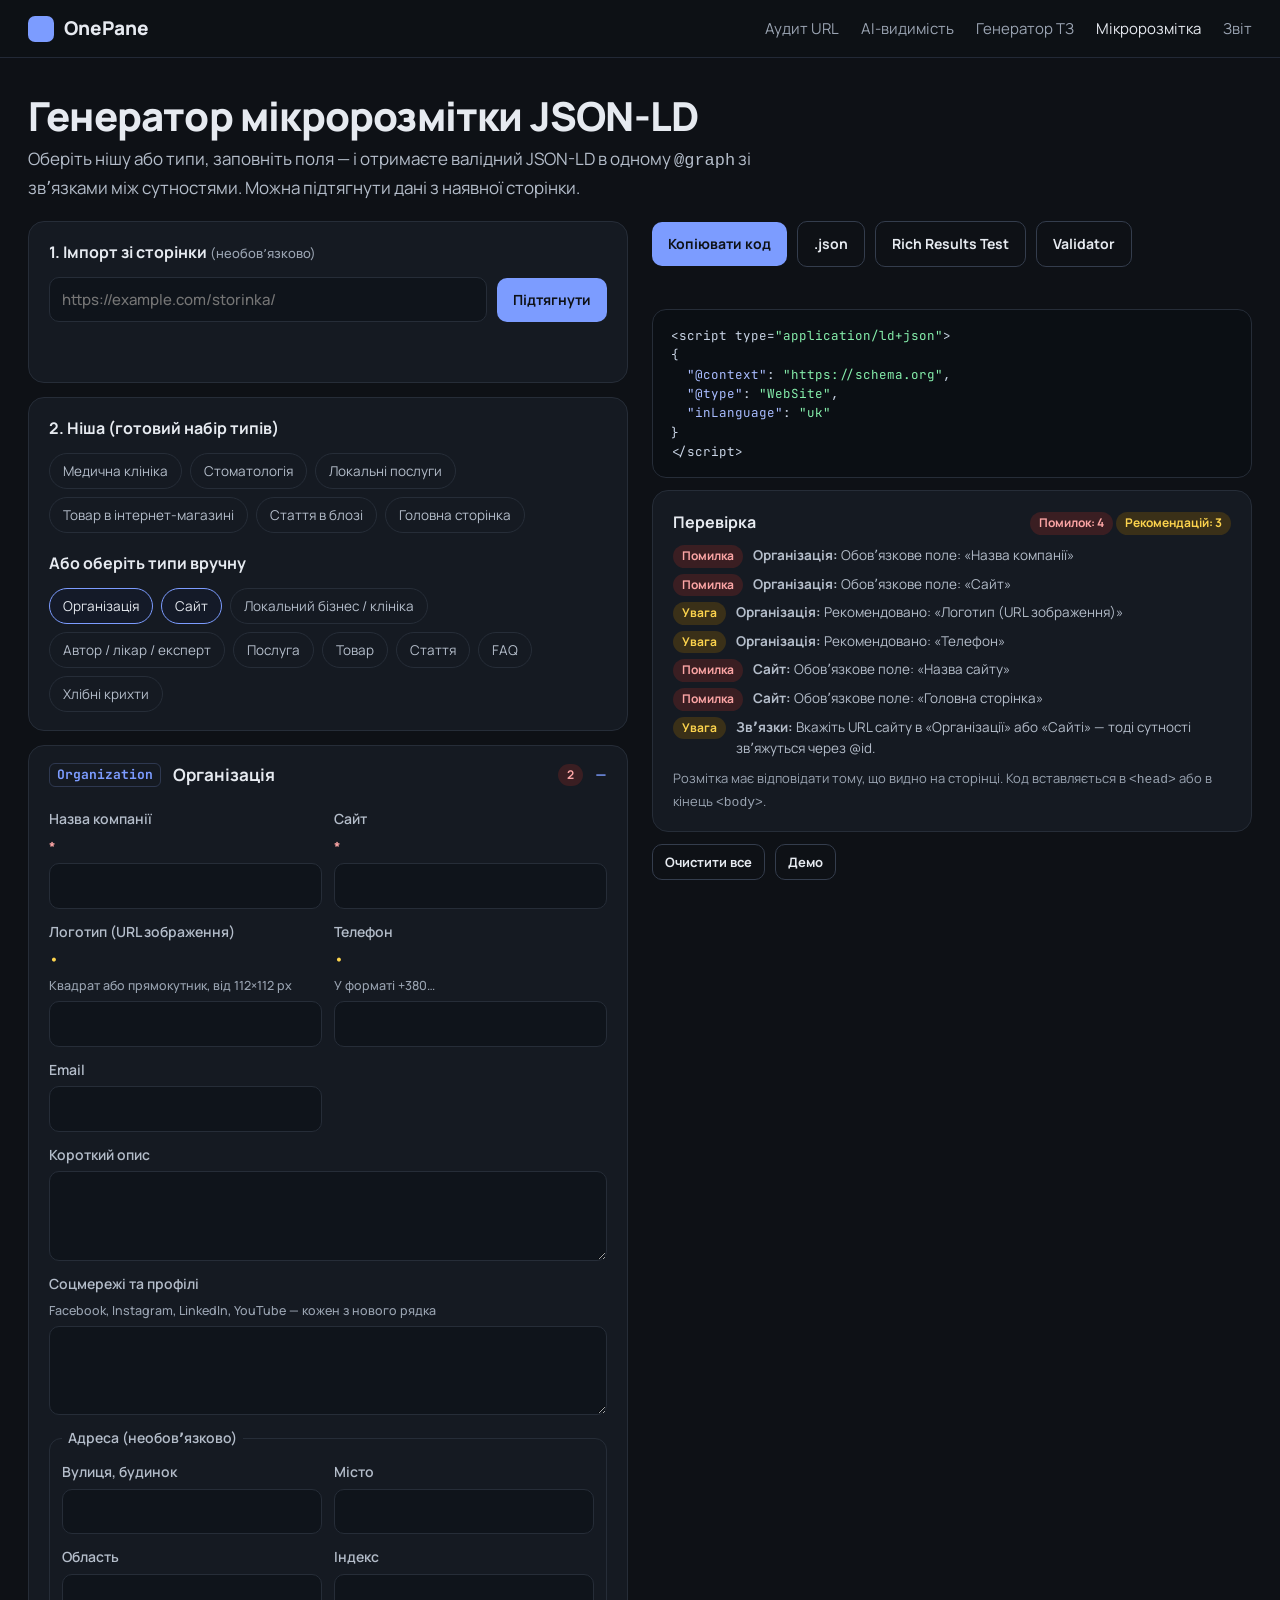
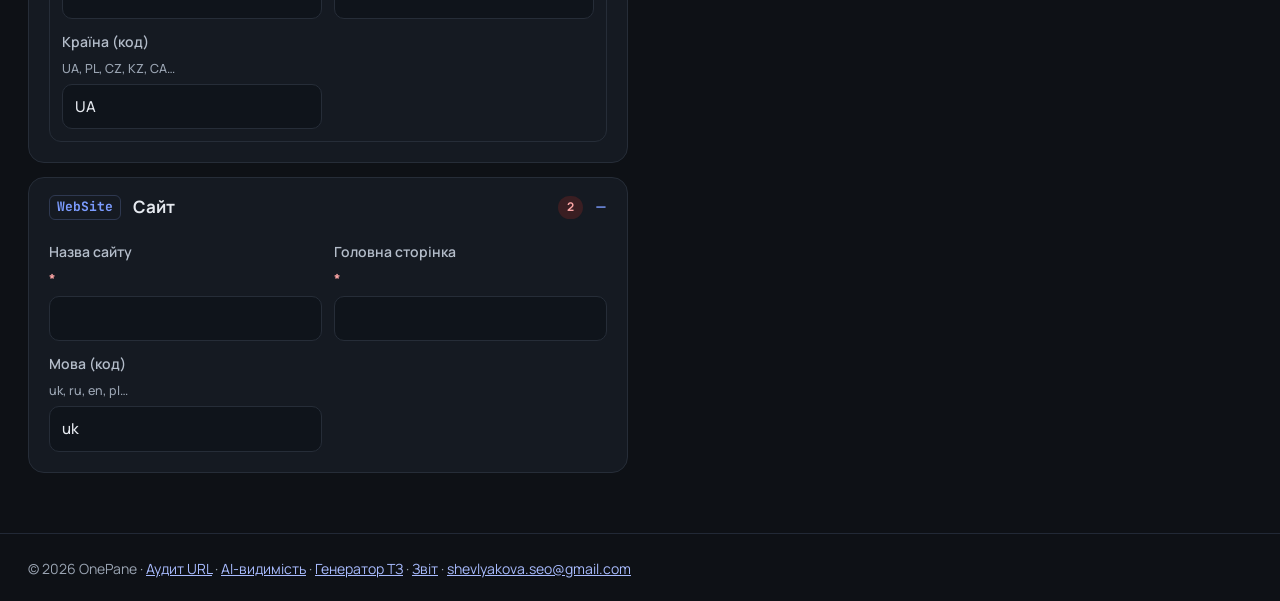
<file: schema/index.html>
<!doctype html>
<html lang="uk">
<head>
<meta charset="utf-8">
<meta name="viewport" content="width=device-width, initial-scale=1">
<title>Генератор мікророзмітки JSON-LD — OnePane</title>
<meta name="description" content="Створіть валідну мікророзмітку JSON-LD за 2 хвилини: організація, локальний бізнес, клініка, товар, послуга, стаття, FAQ і хлібні крихти. Імпорт зі сторінки й перевірка.">
<link rel="canonical" href="https://shevlyakova-seo.github.io/onepane/schema/">
<meta property="og:type" content="website">
<meta property="og:url" content="https://shevlyakova-seo.github.io/onepane/schema/">
<meta property="og:title" content="Генератор мікророзмітки JSON-LD — OnePane">
<meta property="og:description" content="Організація, локальний бізнес, клініка, товар, послуга, стаття, FAQ і хлібні крихти — в одному @graph, з імпортом зі сторінки й перевіркою.">
<meta property="og:locale" content="uk_UA">
<meta name="theme-color" content="#0E1116">
<link rel="icon" href="data:image/svg+xml,%3Csvg xmlns='http://www.w3.org/2000/svg' viewBox='0 0 32 32'%3E%3Crect width='32' height='32' rx='8' fill='%237C9CFF'/%3E%3C/svg%3E">
<link rel="preconnect" href="https://fonts.googleapis.com">
<link rel="preconnect" href="https://fonts.gstatic.com" crossorigin>
<link href="https://fonts.googleapis.com/css2?family=Manrope:wght@400;500;600;700;800&family=JetBrains+Mono:wght@500;600&display=swap" rel="stylesheet">
<link rel="stylesheet" href="../assets/onepane.css">
<style>
.typecard .body{gap:12px}
.typehead{display:flex;align-items:center;gap:10px;flex-wrap:wrap}
.code{background:#0B0F14;border:1px solid var(--border);border-radius:14px;padding:16px 18px;margin:0;font-family:var(--mono);font-size:12.5px;line-height:1.55;color:#C9D4E5;white-space:pre-wrap;word-break:break-word;max-height:calc(100vh - 330px);overflow:auto}
.code .k{color:#A9BCFF}.code .s{color:#86EFAC}.code .n{color:#FCD34D}
.issues{display:flex;flex-direction:column;gap:6px;max-height:220px;overflow:auto}
.issue{display:flex;gap:10px;align-items:flex-start;font-size:13.5px;color:var(--text2)}
.found{display:flex;flex-wrap:wrap;gap:6px}
.rowline.r2{grid-template-columns:minmax(0,1fr) minmax(0,1.3fr) 36px}
.rowline.rqa{grid-template-columns:minmax(0,1fr) 36px}
.rowline.rqa textarea{grid-column:1/2;min-height:64px}
.rowline.rh{grid-template-columns:minmax(0,1.2fr) minmax(0,1fr) minmax(0,1fr) 36px}
@media (max-width:767px){.rowline.r2,.rowline.rh{grid-template-columns:minmax(0,1fr) 36px}.rowline.r2 input:nth-child(2),.rowline.rh select+input,.rowline.rh input+input{grid-column:1/2}.code{max-height:none}}
</style>
</head>
<body>
<header class="top">
  <div class="wrap">
    <a class="logo" href="../"><i aria-hidden="true"></i>OnePane</a>
    <nav class="menu" aria-label="Інструменти">
      <a href="../#audit">Аудит URL</a>
      <a href="../ai/">AI-видимість</a>
      <a href="../brief/">Генератор ТЗ</a>
      <a href="./" aria-current="page">Мікророзмітка</a>
      <a href="../report/">Звіт</a>
    </nav>
  </div>
</header>

<main class="wrap">
  <section class="hero">
    <h1>Генератор мікророзмітки JSON-LD</h1>
    <p>Оберіть нішу або типи, заповніть поля — і отримаєте валідний JSON-LD в одному <code>@graph</code> зі звʼязками між сутностями. Можна підтягнути дані з наявної сторінки.</p>
  </section>

  <div class="layout">
    <div class="form" id="form">
      <section class="card pad" style="display:flex;flex-direction:column;gap:12px">
        <strong>1. Імпорт зі сторінки <span class="note" style="font-weight:500">(необовʼязково)</span></strong>
        <div class="btns" style="flex-wrap:nowrap">
          <label class="f" style="flex:1 1 auto"><span class="sr" style="position:absolute;left:-9999px">URL сторінки</span><input type="url" id="importUrl" placeholder="https://example.com/storinka/" aria-label="URL сторінки для імпорту"></label>
          <button type="button" class="btn" id="importBtn">Підтягнути</button>
        </div>
        <div class="status" id="importStatus" role="status" aria-live="polite"></div>
        <div id="importOut"></div>
      </section>

      <section class="card pad" style="display:flex;flex-direction:column;gap:12px">
        <strong>2. Ніша (готовий набір типів)</strong>
        <div class="chips" id="presets"></div>
        <strong style="margin-top:6px">Або оберіть типи вручну</strong>
        <div class="chips" id="typeChips"></div>
      </section>

      <div id="typeCards" style="display:flex;flex-direction:column;gap:14px"></div>
    </div>

    <aside class="side" aria-label="Готовий код">
      <div class="btns">
        <button type="button" class="btn" id="copy">Копіювати код</button>
        <button type="button" class="btn ghost" id="dl">.json</button>
        <a class="btn ghost" href="https://search.google.com/test/rich-results" target="_blank" rel="noopener">Rich Results Test</a>
        <a class="btn ghost" href="https://validator.schema.org/" target="_blank" rel="noopener">Validator</a>
      </div>
      <div class="status" id="exportStatus" role="status" aria-live="polite"></div>
      <pre class="code" id="code" tabindex="0" aria-label="Код JSON-LD"></pre>
      <section class="card pad" style="display:flex;flex-direction:column;gap:10px">
        <div style="display:flex;justify-content:space-between;align-items:center;gap:10px;flex-wrap:wrap"><strong>Перевірка</strong><span id="summary"></span></div>
        <div class="issues" id="issues"></div>
        <p class="note">Розмітка має відповідати тому, що видно на сторінці. Код вставляється в <code>&lt;head&gt;</code> або в кінець <code>&lt;body&gt;</code>.</p>
      </section>
      <div class="btns"><button type="button" class="btn ghost small" id="reset">Очистити все</button><button type="button" class="btn ghost small" id="demo">Демо</button></div>
    </aside>
  </div>
</main>

<footer class="foot"><div class="wrap">© 2026 OnePane · <a href="../">Аудит URL</a> · <a href="../ai/">AI-видимість</a> · <a href="../brief/">Генератор ТЗ</a> · <a href="../report/">Звіт</a> · <a href="mailto:shevlyakova.seo@gmail.com">shevlyakova.seo@gmail.com</a></div></footer>

<script>
(function () {
  'use strict';
  var WORKER = 'https://onepane-audit.shevlyakova-seo.workers.dev';
  var STORE = 'onepane-schema-draft';

  var LB_SUBTYPES = [['LocalBusiness', 'Локальний бізнес (загальний)'], ['MedicalClinic', 'Медична клініка'], ['Dentist', 'Стоматологія'], ['Hospital', 'Лікарня'], ['Pharmacy', 'Аптека'], ['MedicalBusiness', 'Медичний бізнес (інше)'], ['HomeAndConstructionBusiness', 'Ремонт і будівництво'], ['HVACBusiness', 'Клімат, опалення, вентиляція'], ['AutoDealer', 'Автосалон'], ['AutoRepair', 'Автосервіс'], ['Store', 'Магазин'], ['BeautySalon', 'Салон краси'], ['Restaurant', 'Ресторан / кафе'], ['LegalService', 'Юридичні послуги'], ['RealEstateAgent', 'Нерухомість'], ['ProfessionalService', 'Професійні послуги']];
  var MEDICAL = ['MedicalClinic', 'Dentist', 'Hospital', 'Pharmacy', 'MedicalBusiness'];
  var SPECIALTIES = [['', '—'], ['PrimaryCare', 'Сімейна медицина'], ['Dentistry', 'Стоматологія'], ['Pediatric', 'Педіатрія'], ['Cardiovascular', 'Кардіологія'], ['Dermatology', 'Дерматологія'], ['Gynecologic', 'Гінекологія'], ['Otolaryngologic', 'ЛОР'], ['Neurologic', 'Неврологія'], ['Physiotherapy', 'Фізіотерапія'], ['Radiography', 'Рентген / діагностика'], ['Surgical', 'Хірургія'], ['Urologic', 'Урологія'], ['Gastroenterologic', 'Гастроентерологія'], ['Endocrine', 'Ендокринологія'], ['Musculoskeletal', 'Ортопедія']];
  var DAYS = [['Mo-Fr', 'Пн–Пт'], ['Mo-Sa', 'Пн–Сб'], ['Mo-Su', 'Щодня'], ['Sa', 'Субота'], ['Su', 'Неділя'], ['Sa-Su', 'Сб–Нд'], ['Mo', 'Пн'], ['Tu', 'Вт'], ['We', 'Ср'], ['Th', 'Чт'], ['Fr', 'Пт']];
  var DAYMAP = { Mo: 'Monday', Tu: 'Tuesday', We: 'Wednesday', Th: 'Thursday', Fr: 'Friday', Sa: 'Saturday', Su: 'Sunday' };
  var DAYORDER = ['Mo', 'Tu', 'We', 'Th', 'Fr', 'Sa', 'Su'];

  var ADDRESS = [
    { k: 'street', label: 'Вулиця, будинок', req: true }, { k: 'locality', label: 'Місто', req: true },
    { k: 'region', label: 'Область' }, { k: 'postal', label: 'Індекс' }, { k: 'country', label: 'Країна (код)', req: true, def: 'UA', help: 'UA, PL, CZ, KZ, CA…' }
  ];

  var TYPES = [
    { id: 'org', label: 'Організація', type: 'Organization', fields: [
      { k: 'name', label: 'Назва компанії', req: true }, { k: 'url', label: 'Сайт', t: 'url', req: true }, { k: 'logo', label: 'Логотип (URL зображення)', t: 'url', rec: true, help: 'Квадрат або прямокутник, від 112×112 px' },
      { k: 'description', label: 'Короткий опис', t: 'textarea' }, { k: 'telephone', label: 'Телефон', t: 'tel', rec: true, help: 'У форматі +380…' }, { k: 'email', label: 'Email', t: 'email' },
      { k: 'sameAs', label: 'Соцмережі та профілі', t: 'lines', help: 'Facebook, Instagram, LinkedIn, YouTube — кожен з нового рядка' }, { k: 'address', label: 'Адреса (необовʼязково)', t: 'address', optional: true }
    ] },
    { id: 'website', label: 'Сайт', type: 'WebSite', fields: [
      { k: 'name', label: 'Назва сайту', req: true }, { k: 'url', label: 'Головна сторінка', t: 'url', req: true }, { k: 'inLanguage', label: 'Мова (код)', def: 'uk', help: 'uk, ru, en, pl…' }
    ] },
    { id: 'local', label: 'Локальний бізнес / клініка', type: 'LocalBusiness', fields: [
      { k: 'subtype', label: 'Тип бізнесу', t: 'select', opts: LB_SUBTYPES, def: 'LocalBusiness' }, { k: 'name', label: 'Назва (як у Google Business Profile)', req: true },
      { k: 'url', label: 'Сторінка філії / сайт', t: 'url', rec: true }, { k: 'telephone', label: 'Телефон', t: 'tel', rec: true, help: 'У форматі +380…' },
      { k: 'image', label: 'Фото (URL)', t: 'url', rec: true }, { k: 'priceRange', label: 'Рівень цін', help: 'Наприклад: $$ або 500–3000 грн' },
      { k: 'address', label: 'Адреса', t: 'address' },
      { k: 'lat', label: 'Широта', t: 'number', rec: true, help: 'З Google Maps, напр. 48.6208' }, { k: 'lng', label: 'Довгота', t: 'number', rec: true, help: 'напр. 22.2879' },
      { k: 'hours', label: 'Години роботи', t: 'hours', rec: true },
      { k: 'medicalSpecialty', label: 'Медична спеціалізація', t: 'select', opts: SPECIALTIES, medical: true },
      { k: 'areaServed', label: 'Регіон обслуговування', help: 'Місто або область' }, { k: 'sameAs', label: 'Профілі (Google Maps, соцмережі)', t: 'lines' }
    ] },
    { id: 'person', label: 'Автор / лікар / експерт', type: 'Person', fields: [
      { k: 'name', label: 'Імʼя та прізвище', req: true }, { k: 'jobTitle', label: 'Посада', rec: true, help: 'Лікар-кардіолог, SEO-спеціаліст…' }, { k: 'url', label: 'Сторінка автора', t: 'url', rec: true },
      { k: 'image', label: 'Фото (URL)', t: 'url' }, { k: 'alumniOf', label: 'Освіта (заклад)' }, { k: 'knowsAbout', label: 'Експертиза (теми)', t: 'lines' }, { k: 'sameAs', label: 'Профілі (LinkedIn тощо)', t: 'lines' }
    ] },
    { id: 'service', label: 'Послуга', type: 'Service', fields: [
      { k: 'name', label: 'Назва послуги', req: true }, { k: 'serviceType', label: 'Категорія послуги', rec: true }, { k: 'description', label: 'Опис', t: 'textarea', rec: true },
      { k: 'url', label: 'URL сторінки послуги', t: 'url' }, { k: 'areaServed', label: 'Регіон' }, { k: 'price', label: 'Ціна від', t: 'number' }, { k: 'priceCurrency', label: 'Валюта', def: 'UAH' }
    ] },
    { id: 'product', label: 'Товар', type: 'Product', fields: [
      { k: 'name', label: 'Назва товару', req: true }, { k: 'image', label: 'Зображення (URL)', t: 'url', req: true }, { k: 'description', label: 'Опис', t: 'textarea', rec: true },
      { k: 'sku', label: 'Артикул (SKU)', rec: true }, { k: 'brand', label: 'Бренд', rec: true }, { k: 'gtin', label: 'GTIN / штрихкод' },
      { k: 'price', label: 'Ціна', t: 'number', req: true }, { k: 'priceCurrency', label: 'Валюта', def: 'UAH', req: true },
      { k: 'availability', label: 'Наявність', t: 'select', def: 'InStock', opts: [['InStock', 'В наявності'], ['OutOfStock', 'Немає в наявності'], ['PreOrder', 'Передзамовлення'], ['BackOrder', 'Під замовлення']] },
      { k: 'url', label: 'URL товару', t: 'url', rec: true }, { k: 'priceValidUntil', label: 'Ціна дійсна до', t: 'date' },
      { k: 'ratingValue', label: 'Рейтинг (1–5)', t: 'number', help: 'Лише якщо відгуки реально показані на сторінці' }, { k: 'reviewCount', label: 'Кількість відгуків', t: 'number' }
    ] },
    { id: 'article', label: 'Стаття', type: 'BlogPosting', fields: [
      { k: 'subtype', label: 'Тип', t: 'select', def: 'BlogPosting', opts: [['BlogPosting', 'Стаття в блозі'], ['Article', 'Стаття'], ['NewsArticle', 'Новина']] },
      { k: 'headline', label: 'Заголовок', req: true, help: 'До 110 символів' }, { k: 'description', label: 'Короткий опис', t: 'textarea' }, { k: 'url', label: 'URL статті', t: 'url', rec: true },
      { k: 'image', label: 'Головне зображення (URL)', t: 'url', rec: true }, { k: 'datePublished', label: 'Дата публікації', t: 'date', req: true }, { k: 'dateModified', label: 'Дата оновлення', t: 'date', rec: true },
      { k: 'authorName', label: 'Автор (якщо не заповнено блок «Автор»)', rec: true }
    ] },
    { id: 'faq', label: 'FAQ', type: 'FAQPage', fields: [{ k: 'items', label: 'Питання й відповіді', t: 'qa', req: true }] },
    { id: 'breadcrumbs', label: 'Хлібні крихти', type: 'BreadcrumbList', fields: [{ k: 'items', label: 'Шлях від головної до поточної сторінки', t: 'crumbs', req: true }] }
  ];
  var TYPE_BY_ID = {}; TYPES.forEach(function (t) { TYPE_BY_ID[t.id] = t; });

  var PRESETS = [
    { label: 'Медична клініка', on: ['org', 'website', 'local', 'person', 'faq', 'breadcrumbs'], sub: 'MedicalClinic' },
    { label: 'Стоматологія', on: ['org', 'website', 'local', 'service', 'faq', 'breadcrumbs'], sub: 'Dentist' },
    { label: 'Локальні послуги', on: ['org', 'local', 'service', 'faq', 'breadcrumbs'], sub: 'HomeAndConstructionBusiness' },
    { label: 'Товар в інтернет-магазині', on: ['org', 'product', 'breadcrumbs'] },
    { label: 'Стаття в блозі', on: ['org', 'article', 'person', 'faq', 'breadcrumbs'] },
    { label: 'Головна сторінка', on: ['org', 'website'] }
  ];

  var state = blank();
  function blank() { return { on: ['org', 'website'], v: {} }; }

  /* ---------- утиліти ---------- */
  function $(id) { return document.getElementById(id); }
  function esc(v) { return String(v == null ? '' : v).replace(/&/g, '&amp;').replace(/</g, '&lt;').replace(/>/g, '&gt;').replace(/"/g, '&quot;'); }
  function clean(t) { return String(t == null ? '' : t).replace(/\s+/g, ' ').trim(); }
  function lines(t) { return String(t || '').split(/\r?\n/).map(clean).filter(Boolean); }
  function vals(id) { if (!state.v[id]) state.v[id] = {}; var t = TYPE_BY_ID[id]; t.fields.forEach(function (f) { if (f.def != null && state.v[id][f.k] == null) state.v[id][f.k] = f.def; if (f.t === 'address' && !state.v[id].address) state.v[id].address = { country: 'UA' }; if ((f.t === 'qa' || f.t === 'crumbs' || f.t === 'hours') && !Array.isArray(state.v[id][f.k])) state.v[id][f.k] = f.t === 'hours' ? [{ d: 'Mo-Fr', o: '09:00', c: '18:00' }] : [{}]; }); return state.v[id]; }
  function isOn(id) { return state.on.indexOf(id) !== -1; }
  function isUrl(u) { return /^https?:\/\/[^\s.]+\.[^\s]+$/i.test(u); }
  function prune(o) {
    if (Array.isArray(o)) { var a = o.map(prune).filter(function (x) { return x !== undefined; }); return a.length ? a : undefined; }
    if (o && typeof o === 'object') {
      var r = {}, has = false;
      Object.keys(o).forEach(function (k) { var v = prune(o[k]); if (v !== undefined) { r[k] = v; if (k !== '@type' && k !== '@context') has = true; } });
      return has ? r : undefined;
    }
    if (o === null || o === undefined) return undefined;
    if (typeof o === 'string') { var s = o.trim(); return s ? s : undefined; }
    return o;
  }
  function baseUrl() {
    var cands = [state.v.org && state.v.org.url, state.v.website && state.v.website.url, state.v.local && state.v.local.url];
    for (var i = 0; i < cands.length; i++) if (cands[i] && isUrl(cands[i])) { try { return new URL(cands[i]).origin + '/'; } catch (e) {} }
    return '';
  }
  function num(v) { if (v === '' || v == null) return undefined; var n = Number(String(v).replace(',', '.')); return isNaN(n) ? undefined : n; }
  function postal(a) { if (!a) return undefined; return { '@type': 'PostalAddress', streetAddress: a.street, addressLocality: a.locality, addressRegion: a.region, postalCode: a.postal, addressCountry: a.country }; }
  function expandDays(d) {
    if (d.indexOf('-') === -1) return [DAYMAP[d]];
    var p = d.split('-'), a = DAYORDER.indexOf(p[0]), b = DAYORDER.indexOf(p[1]), out = [];
    for (var i = a; i <= b; i++) out.push(DAYMAP[DAYORDER[i]]);
    return out;
  }

  /* ---------- побудова @graph ---------- */
  function build() {
    var base = baseUrl();
    var ids = {};
    if (base) { ids.org = base + '#organization'; ids.website = base + '#website'; ids.local = base + '#localbusiness'; ids.person = base + '#author'; }
    var ref = function (id, name) { return ids[id] ? { '@id': ids[id] } : (name ? { '@type': id === 'person' ? 'Person' : 'Organization', name: name } : undefined); };
    var graph = [];
    var orgName = isOn('org') ? (state.v.org || {}).name : '';

    if (isOn('org')) { var o = vals('org'); graph.push({ '@type': 'Organization', '@id': ids.org, name: o.name, url: o.url, logo: o.logo ? { '@type': 'ImageObject', url: o.logo } : undefined, description: o.description, telephone: o.telephone, email: o.email, sameAs: lines(o.sameAs), address: (o.address && (clean(o.address.street) || clean(o.address.locality))) ? postal(o.address) : undefined }); }
    if (isOn('website')) { var w = vals('website'); graph.push({ '@type': 'WebSite', '@id': ids.website, name: w.name, url: w.url, inLanguage: w.inLanguage, publisher: isOn('org') ? ref('org', orgName) : undefined }); }
    if (isOn('local')) {
      var l = vals('local');
      var hours = (l.hours || []).filter(function (h) { return h.d && h.o && h.c; }).map(function (h) { return { '@type': 'OpeningHoursSpecification', dayOfWeek: expandDays(h.d), opens: h.o, closes: h.c }; });
      graph.push({ '@type': l.subtype || 'LocalBusiness', '@id': ids.local, name: l.name, url: l.url, telephone: l.telephone, image: l.image, priceRange: l.priceRange, address: postal(l.address),
        geo: (num(l.lat) != null && num(l.lng) != null) ? { '@type': 'GeoCoordinates', latitude: num(l.lat), longitude: num(l.lng) } : undefined,
        openingHoursSpecification: hours, medicalSpecialty: MEDICAL.indexOf(l.subtype) !== -1 && l.medicalSpecialty ? l.medicalSpecialty : undefined,
        areaServed: l.areaServed, sameAs: lines(l.sameAs), parentOrganization: isOn('org') ? ref('org', orgName) : undefined });
    }
    if (isOn('person')) { var p = vals('person'); graph.push({ '@type': 'Person', '@id': ids.person, name: p.name, jobTitle: p.jobTitle, url: p.url, image: p.image, alumniOf: p.alumniOf ? { '@type': 'EducationalOrganization', name: p.alumniOf } : undefined, knowsAbout: lines(p.knowsAbout), sameAs: lines(p.sameAs), worksFor: isOn('local') ? ref('local', (state.v.local || {}).name) : (isOn('org') ? ref('org', orgName) : undefined) }); }
    if (isOn('service')) { var s = vals('service'); graph.push({ '@type': 'Service', name: s.name, serviceType: s.serviceType, description: s.description, url: s.url, areaServed: s.areaServed, provider: isOn('local') ? ref('local', (state.v.local || {}).name) : (isOn('org') ? ref('org', orgName) : undefined), offers: num(s.price) != null ? { '@type': 'Offer', price: String(num(s.price)), priceCurrency: s.priceCurrency || 'UAH' } : undefined }); }
    if (isOn('product')) {
      var pr = vals('product');
      graph.push({ '@type': 'Product', name: pr.name, image: pr.image, description: pr.description, sku: pr.sku, gtin: pr.gtin, brand: pr.brand ? { '@type': 'Brand', name: pr.brand } : undefined,
        offers: { '@type': 'Offer', url: pr.url, price: num(pr.price) != null ? String(num(pr.price)) : undefined, priceCurrency: pr.priceCurrency, availability: pr.availability ? 'https://schema.org/' + pr.availability : undefined, itemCondition: 'https://schema.org/NewCondition', priceValidUntil: pr.priceValidUntil, seller: isOn('org') ? ref('org', orgName) : undefined },
        aggregateRating: (num(pr.ratingValue) != null && num(pr.reviewCount)) ? { '@type': 'AggregateRating', ratingValue: num(pr.ratingValue), reviewCount: num(pr.reviewCount) } : undefined });
    }
    if (isOn('article')) {
      var a = vals('article');
      graph.push({ '@type': a.subtype || 'BlogPosting', headline: a.headline, description: a.description, url: a.url, mainEntityOfPage: a.url, image: a.image, datePublished: a.datePublished, dateModified: a.dateModified || undefined,
        author: isOn('person') ? ref('person', (state.v.person || {}).name) : (a.authorName ? { '@type': 'Person', name: a.authorName } : undefined), publisher: isOn('org') ? ref('org', orgName) : undefined, inLanguage: isOn('website') ? (state.v.website || {}).inLanguage : undefined });
    }
    if (isOn('faq')) { var fq = vals('faq'); graph.push({ '@type': 'FAQPage', mainEntity: (fq.items || []).filter(function (x) { return clean(x.q) && clean(x.a); }).map(function (x) { return { '@type': 'Question', name: clean(x.q), acceptedAnswer: { '@type': 'Answer', text: clean(x.a) } }; }) }); }
    if (isOn('breadcrumbs')) { var bc = vals('breadcrumbs'); graph.push({ '@type': 'BreadcrumbList', itemListElement: (bc.items || []).filter(function (x) { return clean(x.name); }).map(function (x, i, arr) { return { '@type': 'ListItem', position: i + 1, name: clean(x.name), item: i === arr.length - 1 && !clean(x.url) ? undefined : clean(x.url) }; }) }); }

    var g = graph.map(prune).filter(Boolean);
    if (!g.length) return null;
    return g.length === 1 ? Object.assign({ '@context': 'https://schema.org' }, g[0]) : { '@context': 'https://schema.org', '@graph': g };
  }

  /* ---------- перевірка ---------- */
  function validate() {
    var out = [];
    var add = function (lvl, type, msg) { out.push({ lvl: lvl, type: type, msg: msg }); };
    state.on.forEach(function (id) {
      var t = TYPE_BY_ID[id], v = vals(id);
      t.fields.forEach(function (f) {
        if (f.medical && MEDICAL.indexOf(v.subtype) === -1) return;
        var val = v[f.k];
        if (f.t === 'address') {
          if (f.optional && !(val && (val.street || val.locality))) return;
          ADDRESS.forEach(function (af) { if (af.req && !clean(val && val[af.k])) add('err', t.label, 'Адреса: заповніть «' + af.label + '»'); });
          if (val && val.country && !/^[A-Z]{2}$/.test(val.country)) add('warn', t.label, 'Код країни — 2 великі латинські літери (UA, PL…)');
          return;
        }
        if (f.t === 'qa') { var ok = (val || []).filter(function (x) { return clean(x.q) && clean(x.a); }); if (!ok.length) add('err', t.label, 'Додайте хоча б одне питання з відповіддю'); return; }
        if (f.t === 'crumbs') {
          var cr = (val || []).filter(function (x) { return clean(x.name); });
          if (cr.length < 2) add('err', t.label, 'Потрібно щонайменше 2 рівні: головна → поточна сторінка');
          cr.forEach(function (x, i) { if (i < cr.length - 1 && !isUrl(clean(x.url))) add('err', t.label, 'Рівень «' + clean(x.name) + '»: потрібен повний URL'); });
          return;
        }
        if (f.t === 'hours') { if (!(val || []).some(function (h) { return h.o && h.c; })) add('warn', t.label, 'Рекомендовано: години роботи'); return; }
        var empty = Array.isArray(val) ? !val.length : !clean(val);
        if (empty) { if (f.req) add('err', t.label, 'Обовʼязкове поле: «' + f.label + '»'); else if (f.rec) add('warn', t.label, 'Рекомендовано: «' + f.label + '»'); return; }
        if (f.t === 'url') { if (!isUrl(clean(val))) add('err', t.label, '«' + f.label + '» — потрібен повний URL з https://'); }
        if (f.t === 'lines' && /sameAs/.test(f.k)) lines(val).forEach(function (u) { if (!isUrl(u)) add('warn', t.label, 'Профіль «' + u + '» — це має бути повний URL'); });
        if (f.t === 'tel' && !/^\+\d[\d\s()-]{7,}$/.test(clean(val))) add('warn', t.label, 'Телефон краще в міжнародному форматі: +380 …');
        if (f.t === 'email' && !/^[^@\s]+@[^@\s]+\.[^@\s]+$/.test(clean(val))) add('err', t.label, 'Некоректний email');
        if (f.k === 'priceCurrency' && !/^[A-Z]{3}$/.test(clean(val))) add('err', t.label, 'Валюта — код ISO 4217: UAH, USD, EUR');
        if (f.k === 'headline' && clean(val).length > 110) add('warn', t.label, 'Заголовок довший за 110 символів');
        if (f.k === 'ratingValue' && (num(val) < 1 || num(val) > 5)) add('err', t.label, 'Рейтинг має бути від 1 до 5');
        if (f.k === 'lat' && (num(val) == null || Math.abs(num(val)) > 90)) add('err', t.label, 'Широта — число від −90 до 90');
        if (f.k === 'lng' && (num(val) == null || Math.abs(num(val)) > 180)) add('err', t.label, 'Довгота — число від −180 до 180');
      });
      if (id === 'product' && clean(v.ratingValue) && !clean(v.reviewCount)) add('err', t.label, 'Для рейтингу потрібна кількість відгуків');
      if (id === 'product' && clean(v.ratingValue)) add('info', t.label, 'Рейтинг додавайте лише тоді, коли відгуки покупців реально показані на сторінці.');
      if (id === 'article' && v.datePublished && v.dateModified && v.dateModified < v.datePublished) add('err', t.label, 'Дата оновлення раніше за дату публікації');
      if (id === 'faq') add('info', t.label, 'Google показує FAQ-сніпети лише для авторитетних державних і медичних сайтів. Розмітка все одно допомагає пошуковикам і ШІ зрозуміти сторінку — питання й відповіді мають бути видимі на сторінці.');
      if (id === 'local' && isOn('local') && MEDICAL.indexOf(v.subtype) !== -1 && !v.medicalSpecialty) add('warn', t.label, 'Рекомендовано: медична спеціалізація');
    });
    if (!baseUrl() && state.on.length > 1) add('warn', 'Звʼязки', 'Вкажіть URL сайту в «Організації» або «Сайті» — тоді сутності звʼяжуться через @id.');
    return out;
  }

  /* ---------- рендер ---------- */
  function fieldHtml(id, f, v) {
    var name = id + '.' + f.k;
    var mark = f.req ? ' <span class="req" title="обовʼязкове">*</span>' : (f.rec ? ' <span class="rec" title="рекомендоване">•</span>' : '');
    var help = f.help ? '<small>' + esc(f.help) + '</small>' : '';
    var val = v[f.k];
    if (f.medical && MEDICAL.indexOf(v.subtype) === -1) return '';
    if (f.t === 'address') {
      var a = val || {};
      return '<fieldset style="border:1px solid var(--border);border-radius:12px;padding:12px;margin:0;display:flex;flex-direction:column;gap:10px"><legend style="font-size:14px;font-weight:600;color:var(--text2);padding:0 6px">' + esc(f.label) + '</legend><div class="row">' +
        ADDRESS.map(function (af) { return '<label class="f">' + esc(af.label) + (af.req && !f.optional ? ' <span class="req">*</span>' : '') + (af.help ? '<small>' + esc(af.help) + '</small>' : '') + '<input type="text" data-addr="' + esc(name) + '" data-ak="' + af.k + '" value="' + esc(a[af.k] || '') + '"></label>'; }).join('') + '</div></fieldset>';
    }
    if (f.t === 'qa' || f.t === 'crumbs' || f.t === 'hours') {
      var rows = val || [];
      var inner = rows.map(function (r, i) {
        if (f.t === 'qa') return '<div class="rowline rqa" data-rows="' + esc(name) + '" data-i="' + i + '"><input type="text" data-rk="q" value="' + esc(r.q || '') + '" placeholder="Питання" aria-label="Питання ' + (i + 1) + '"><button type="button" class="icon" data-delrow aria-label="Видалити">✕</button><textarea data-rk="a" placeholder="Відповідь (як на сторінці)" aria-label="Відповідь ' + (i + 1) + '">' + esc(r.a || '') + '</textarea></div>';
        if (f.t === 'crumbs') return '<div class="rowline r2" data-rows="' + esc(name) + '" data-i="' + i + '"><input type="text" data-rk="name" value="' + esc(r.name || '') + '" placeholder="' + (i ? 'Розділ' : 'Головна') + '" aria-label="Назва рівня ' + (i + 1) + '"><input type="url" data-rk="url" value="' + esc(r.url || '') + '" placeholder="https://…" aria-label="URL рівня ' + (i + 1) + '"><button type="button" class="icon" data-delrow aria-label="Видалити">✕</button></div>';
        return '<div class="rowline rh" data-rows="' + esc(name) + '" data-i="' + i + '"><select data-rk="d" aria-label="Дні">' + DAYS.map(function (d) { return '<option value="' + d[0] + '"' + (r.d === d[0] ? ' selected' : '') + '>' + d[1] + '</option>'; }).join('') + '</select><input type="time" data-rk="o" value="' + esc(r.o || '') + '" aria-label="Відкриття"><input type="time" data-rk="c" value="' + esc(r.c || '') + '" aria-label="Закриття"><button type="button" class="icon" data-delrow aria-label="Видалити">✕</button></div>';
      }).join('');
      var addLabel = f.t === 'qa' ? '+ Питання' : f.t === 'crumbs' ? '+ Рівень' : '+ Інтервал';
      var extra = f.t === 'qa' ? ' <button type="button" class="btn ghost small" data-aifaq><span class="ai">ШІ</span> FAQ з тексту сторінки</button>' : '';
      return '<div class="f" style="display:flex;flex-direction:column;gap:8px;font-size:14px;font-weight:600;color:var(--text2)"><span>' + esc(f.label) + mark + '</span><div class="rows">' + inner + '</div><div class="btns"><button type="button" class="btn ghost small" data-addrow="' + esc(name) + '">' + addLabel + '</button>' + extra + '</div>' + (f.t === 'crumbs' ? '<small class="note">Для останнього рівня (поточна сторінка) URL можна не вказувати.</small>' : '') + '</div>';
    }
    var control;
    if (f.t === 'select') control = '<select data-field="' + esc(name) + '">' + f.opts.map(function (o) { return '<option value="' + esc(o[0]) + '"' + (val === o[0] ? ' selected' : '') + '>' + esc(o[1]) + '</option>'; }).join('') + '</select>';
    else if (f.t === 'textarea' || f.t === 'lines') control = '<textarea data-field="' + esc(name) + '" rows="' + (f.t === 'lines' ? 3 : 3) + '">' + esc(val || '') + '</textarea>';
    else control = '<input type="' + (f.t === 'number' ? 'text' : (f.t || 'text')) + '"' + (f.t === 'number' ? ' inputmode="decimal"' : '') + ' data-field="' + esc(name) + '" value="' + esc(val == null ? '' : val) + '">';
    return '<label class="f">' + esc(f.label) + mark + help + control + '</label>';
  }

  function renderCards() {
    $('typeCards').innerHTML = state.on.map(function (id) {
      var t = TYPE_BY_ID[id], v = vals(id);
      var simple = t.fields.filter(function (f) { return !f.t || ['url', 'tel', 'email', 'number', 'date', 'select'].indexOf(f.t) !== -1; });
      var complex = t.fields.filter(function (f) { return simple.indexOf(f) === -1; });
      var grid = '<div class="row">' + simple.map(function (f) { return fieldHtml(id, f, v); }).join('') + '</div>';
      return '<details class="card typecard" open data-type="' + id + '"><summary><span class="n">' + esc(id === 'local' ? (v.subtype || t.type) : t.type) + '</span>' + esc(t.label) + '<span class="s"></span></summary><div class="body">' + grid + complex.map(function (f) { return fieldHtml(id, f, v); }).join('') + '</div></details>';
    }).join('') || '<p class="note">Оберіть нішу або хоча б один тип.</p>';
  }

  function renderChips() {
    $('presets').innerHTML = PRESETS.map(function (p, i) { return '<button type="button" class="chip" data-preset="' + i + '">' + esc(p.label) + '</button>'; }).join('');
    $('typeChips').innerHTML = TYPES.map(function (t) { return '<button type="button" class="chip" data-toggle="' + t.id + '" aria-pressed="' + isOn(t.id) + '">' + esc(t.label) + '</button>'; }).join('');
  }

  function highlight(json) {
    return esc(json).replace(/(&quot;(?:[^&]|&(?!quot;))*?&quot;)(\s*:)?|\b(true|false|null)\b|-?\b\d+(?:\.\d+)?\b/g, function (m, str, colon) {
      if (str) return colon ? '<span class="k">' + str + '</span>' + colon : '<span class="s">' + str + '</span>';
      return '<span class="n">' + m + '</span>';
    });
  }

  function scriptTag() { var d = build(); return d ? '<script type="application/ld+json">\n' + JSON.stringify(d, null, 2) + '\n<\/script>' : ''; }

  var saveT;
  function update() {
    var d = build();
    $('code').innerHTML = d ? highlight('<script type="application/ld+json">\n' + JSON.stringify(d, null, 2) + '\n<\/script>') : '<span style="color:var(--muted)">Оберіть типи й заповніть поля — код зʼявиться тут.</span>';
    var issues = validate();
    var e = issues.filter(function (i) { return i.lvl === 'err'; }).length, w = issues.filter(function (i) { return i.lvl === 'warn'; }).length;
    $('summary').innerHTML = e ? '<span class="badge b-err">Помилок: ' + e + '</span>' + (w ? ' <span class="badge b-warn">Рекомендацій: ' + w + '</span>' : '') : (w ? '<span class="badge b-warn">Рекомендацій: ' + w + '</span>' : '<span class="badge b-ok">Без помилок</span>');
    var lbl = { err: ['b-err', 'Помилка'], warn: ['b-warn', 'Увага'], info: ['b-info', 'Інфо'] };
    $('issues').innerHTML = issues.length ? issues.map(function (i) { return '<div class="issue"><span class="badge ' + lbl[i.lvl][0] + '">' + lbl[i.lvl][1] + '</span><span><b>' + esc(i.type) + ':</b> ' + esc(i.msg) + '</span></div>'; }).join('') : '<p class="note">Обовʼязкові й рекомендовані поля заповнені.</p>';
    Array.prototype.forEach.call(document.querySelectorAll('.typecard'), function (c) {
      var t = TYPE_BY_ID[c.dataset.type]; var n = issues.filter(function (i) { return i.type === t.label && i.lvl === 'err'; }).length;
      c.querySelector('summary .s').innerHTML = n ? '<span class="badge b-err">' + n + '</span>' : '<span class="badge b-ok">OK</span>';
    });
    clearTimeout(saveT); saveT = setTimeout(function () { try { localStorage.setItem(STORE, JSON.stringify(state)); } catch (er) {} }, 400);
  }

  /* ---------- події ---------- */
  var form = $('form');
  form.addEventListener('input', function (e) {
    var el = e.target;
    if (el.dataset.field) { var p = el.dataset.field.split('.'); vals(p[0])[p[1]] = el.value; if (p[1] === 'subtype') { renderCards(); } update(); return; }
    if (el.dataset.addr) { var q = el.dataset.addr.split('.'); var v = vals(q[0]); v[q[1]] = v[q[1]] || {}; v[q[1]][el.dataset.ak] = el.value; update(); return; }
    var row = el.closest('[data-rows]');
    if (row && el.dataset.rk) { var r = row.dataset.rows.split('.'); vals(r[0])[r[1]][+row.dataset.i][el.dataset.rk] = el.value; update(); }
  });
  form.addEventListener('change', function (e) { if (e.target.dataset.field && /subtype$/.test(e.target.dataset.field)) { renderCards(); update(); } });
  form.addEventListener('click', function (e) {
    var b = e.target.closest('button'); if (!b) return;
    if (b.dataset.preset != null) {
      var p = PRESETS[+b.dataset.preset];
      state.on = p.on.slice();
      if (p.sub) vals('local').subtype = p.sub;
      if (p.on.indexOf('article') !== -1 && !vals('article').datePublished) vals('article').datePublished = new Date().toISOString().slice(0, 10);
      renderChips(); renderCards(); update(); return;
    }
    if (b.dataset.toggle) {
      var id = b.dataset.toggle, i = state.on.indexOf(id);
      if (i === -1) { state.on.push(id); state.on.sort(function (x, y) { return TYPES.indexOf(TYPE_BY_ID[x]) - TYPES.indexOf(TYPE_BY_ID[y]); }); } else state.on.splice(i, 1);
      renderChips(); renderCards(); update(); return;
    }
    if (b.dataset.addrow) { var a = b.dataset.addrow.split('.'); var f = TYPE_BY_ID[a[0]].fields.filter(function (x) { return x.k === a[1]; })[0]; vals(a[0])[a[1]].push(f.t === 'hours' ? { d: 'Sa', o: '10:00', c: '15:00' } : {}); renderCards(); update(); return; }
    if (b.hasAttribute('data-delrow')) { var row = b.closest('[data-rows]'); var k = row.dataset.rows.split('.'); vals(k[0])[k[1]].splice(+row.dataset.i, 1); renderCards(); update(); return; }
    if (b.hasAttribute('data-aifaq')) { aiFaq(b); return; }
    if (b.id === 'importBtn') { doImport(b); return; }
  });
  $('importUrl').addEventListener('keydown', function (e) { if (e.key === 'Enter') { e.preventDefault(); doImport($('importBtn')); } });

  /* ---------- імпорт ---------- */
  var imported = { text: '' };
  function doImport(btn) {
    var u = clean($('importUrl').value);
    if (!/^https?:\/\//i.test(u)) u = u ? 'https://' + u : '';
    if (!u) { $('importStatus').textContent = 'Вставте адресу сторінки.'; return; }
    btn.disabled = true; $('importStatus').textContent = 'Завантажую сторінку…';
    fetch(WORKER + '/?url=' + encodeURIComponent(u)).then(function (r) { return r.json().then(function (d) { if (!r.ok) throw new Error(d.error || 'Помилка ' + r.status); return d; }); })
      .then(function (d) { applyImport(d.html, d.finalUrl || u); })
      .catch(function (e) { $('importStatus').textContent = 'Не вдалося: ' + e.message; })
      .then(function () { btn.disabled = false; });
  }

  function applyImport(html, url) {
    var doc = new DOMParser().parseFromString(html || '', 'text/html');
    var meta = function (sel) { var m = doc.querySelector(sel); return m ? clean(m.getAttribute('content') || m.getAttribute('href')) : ''; };
    var existing = [], errors = 0, ld = [];
    Array.prototype.forEach.call(doc.querySelectorAll('script[type="application/ld+json" i]'), function (s) {
      try { var j = JSON.parse(s.textContent); ld.push(j); (function walk(n) { if (Array.isArray(n)) return n.forEach(walk); if (n && typeof n === 'object') { if (n['@type']) [].concat(n['@type']).forEach(function (t) { existing.push(String(t)); }); if (n['@graph']) walk(n['@graph']); } })(j); }
      catch (e) { errors++; }
    });
    var origin = ''; try { origin = new URL(url).origin + '/'; } catch (e) {}
    var canonical = meta('link[rel~="canonical" i]') || url;
    var title = meta('meta[property="og:title" i]') || clean((doc.querySelector('title') || {}).textContent);
    var desc = meta('meta[property="og:description" i]') || meta('meta[name="description" i]');
    var image = meta('meta[property="og:image" i]');
    var site = meta('meta[property="og:site_name" i]');
    var lang = (doc.documentElement.getAttribute('lang') || '').split('-')[0];
    var tel = (doc.querySelector('a[href^="tel:" i]') || { getAttribute: function () { return ''; } }).getAttribute('href').replace(/^tel:/i, '');
    var mail = (doc.querySelector('a[href^="mailto:" i]') || { getAttribute: function () { return ''; } }).getAttribute('href').replace(/^mailto:/i, '').split('?')[0];
    var social = []; Array.prototype.forEach.call(doc.querySelectorAll('a[href]'), function (a) { var h = a.getAttribute('href'); if (/^https?:\/\/(www\.)?(facebook|instagram|linkedin|youtube|tiktok|t\.me|x\.com|twitter)\b/i.test(h) && social.indexOf(h) === -1 && !/sharer|share\?|intent\//i.test(h)) social.push(h); });
    var h1 = clean((doc.querySelector('h1') || {}).textContent);
    var published = meta('meta[property="article:published_time" i]').slice(0, 10), modified = meta('meta[property="article:modified_time" i]').slice(0, 10);
    var price = meta('meta[property="product:price:amount" i]') || meta('meta[property="og:price:amount" i]') || clean(((doc.querySelector('[itemprop=price]') || {}).getAttribute || function () { return ''; }).call(doc.querySelector('[itemprop=price]') || { getAttribute: function () { return ''; } }, 'content'));
    var currency = meta('meta[property="product:price:currency" i]') || meta('meta[property="og:price:currency" i]');

    var faqs = [];
    ld.forEach(function walk(n) { if (Array.isArray(n)) return n.forEach(walk); if (!n || typeof n !== 'object') return; if (n['@graph']) walk(n['@graph']); if (String(n['@type']) === 'FAQPage') [].concat(n.mainEntity || []).forEach(function (q) { if (q && q.name) faqs.push({ q: clean(q.name), a: clean(q.acceptedAnswer && q.acceptedAnswer.text).replace(/<[^>]+>/g, '') }); }); });
    if (!faqs.length) {
      Array.prototype.forEach.call(doc.querySelectorAll('details'), function (d) { var s = d.querySelector('summary'); if (!s) return; var q = clean(s.textContent); var a = clean(d.textContent.replace(s.textContent, '')); if (q && a) faqs.push({ q: q, a: a.slice(0, 600) }); });
      Array.prototype.forEach.call(doc.querySelectorAll('h2,h3,h4'), function (h) { var q = clean(h.textContent); if (!/\?$/.test(q) || faqs.length >= 10) return; var n = h.nextElementSibling; var a = ''; while (n && !/^H[1-4]$/.test(n.tagName) && a.length < 600) { a += ' ' + clean(n.textContent); n = n.nextElementSibling; } a = clean(a); if (a) faqs.push({ q: q, a: a.slice(0, 600) }); });
    }
    var crumbs = [];
    ld.forEach(function walk(n) { if (Array.isArray(n)) return n.forEach(walk); if (!n || typeof n !== 'object') return; if (n['@graph']) walk(n['@graph']); if (String(n['@type']) === 'BreadcrumbList') [].concat(n.itemListElement || []).forEach(function (it) { var item = it.item; crumbs.push({ name: clean(it.name || (item && item.name)), url: clean(typeof item === 'string' ? item : (item && (item['@id'] || item.url)) || '') }); }); });

    var body = doc.body ? doc.body.cloneNode(true) : null;
    if (body) Array.prototype.forEach.call(body.querySelectorAll('script,style,noscript,nav,header,footer,aside,form,svg'), function (n) { n.remove(); });
    imported.text = body ? clean(body.textContent).slice(0, 6000) : '';
    imported.lang = lang;

    var setIf = function (id, k, v) { if (!v) return; var o = vals(id); if (!clean(o[k])) o[k] = v; };
    setIf('org', 'url', origin); setIf('org', 'name', site); setIf('org', 'telephone', tel); setIf('org', 'email', mail); setIf('org', 'sameAs', social.join('\n'));
    setIf('website', 'url', origin); setIf('website', 'name', site); if (lang) vals('website').inLanguage = lang;
    setIf('local', 'name', site); setIf('local', 'url', canonical); setIf('local', 'telephone', tel); setIf('local', 'image', image); setIf('local', 'sameAs', social.join('\n'));
    setIf('service', 'name', h1 || title); setIf('service', 'description', desc); setIf('service', 'url', canonical);
    setIf('product', 'name', h1 || title); setIf('product', 'image', image); setIf('product', 'description', desc); setIf('product', 'url', canonical); setIf('product', 'price', price); if (currency) vals('product').priceCurrency = currency;
    setIf('article', 'headline', h1 || title); setIf('article', 'description', desc); setIf('article', 'url', canonical); setIf('article', 'image', image); setIf('article', 'datePublished', published); setIf('article', 'dateModified', modified);
    if (faqs.length && !(vals('faq').items || []).some(function (x) { return clean(x.q); })) vals('faq').items = faqs.slice(0, 10);
    if (crumbs.length && !(vals('breadcrumbs').items || []).some(function (x) { return clean(x.name); })) vals('breadcrumbs').items = crumbs;
    else if (!(vals('breadcrumbs').items || []).some(function (x) { return clean(x.name); }) && origin) vals('breadcrumbs').items = [{ name: 'Головна', url: origin }, { name: h1 || title, url: '' }];

    var uniq = existing.filter(function (t, i) { return existing.indexOf(t) === i; });
    $('importStatus').textContent = 'Дані підтягнуто в порожні поля. Перевірте їх перед використанням.';
    $('importOut').innerHTML = '<p class="note" style="margin-bottom:6px">Наявна розмітка на сторінці:</p><div class="found">' + (uniq.length ? uniq.map(function (t) { return '<span class="badge b-info">' + esc(t) + '</span>'; }).join('') : '<span class="badge b-warn">не знайдено</span>') + (errors ? ' <span class="badge b-err">помилка JSON у ' + errors + ' блоці(ах)</span>' : '') + '</div>' + (faqs.length ? '<p class="note" style="margin-top:8px">Знайдено питань для FAQ: ' + faqs.length + '</p>' : '');
    renderCards(); update();
  }

  /* ---------- ШІ: FAQ ---------- */
  function aiFaq(btn) {
    var st = $('importStatus');
    if (!imported.text) { st.textContent = 'Спершу підтягніть сторінку в кроці 1 — ШІ складе FAQ з її тексту.'; $('importUrl').focus(); return; }
    if (!('LanguageModel' in self)) { st.textContent = 'Вбудований ШІ доступний лише в Google Chrome 148+ на компʼютері.'; return; }
    btn.disabled = true; st.textContent = 'Готую модель ШІ…';
    var LM = self.LanguageModel, langs = [imported.lang || 'uk', 'en'];
    (function pick(i) {
      if (i >= langs.length) return Promise.reject(new Error('Модель ШІ недоступна на цьому пристрої.'));
      var o = { expectedInputs: [{ type: 'text', languages: [langs[i]] }], expectedOutputs: [{ type: 'text', languages: [langs[i]] }] };
      return LM.availability(o).then(function (a) { return a === 'unavailable' ? pick(i + 1) : o; });
    })(0).then(function (o) {
      o.monitor = function (m) { m.addEventListener('downloadprogress', function (e) { st.textContent = 'Завантаження моделі ШІ: ' + Math.round(e.loaded * 100) + '%'; }); };
      return LM.create(o);
    }).then(function (s) {
      st.textContent = 'ШІ пише FAQ…';
      var schema = { type: 'object', properties: { items: { type: 'array', minItems: 3, maxItems: 6, items: { type: 'object', properties: { q: { type: 'string' }, a: { type: 'string' } }, required: ['q', 'a'] } } }, required: ['items'] };
      return s.prompt('Create 3-6 FAQ items for this web page. Questions are real user search queries. Answers: 1-3 sentences, factual, based ONLY on the page text, no invented numbers or promises. Same language as the page.\n\nPage text:\n' + imported.text.slice(0, 4000), { responseConstraint: schema }).then(function (r) { if (s.destroy) s.destroy(); return JSON.parse(r).items; });
    }).then(function (items) {
      var cur = (vals('faq').items || []).filter(function (x) { return clean(x.q); });
      vals('faq').items = cur.concat(items.map(function (x) { return { q: clean(x.q), a: clean(x.a) }; }));
      st.textContent = 'Готово. FAQ від ШІ — чернетка: ці питання й відповіді мають бути видимі на сторінці.'; renderCards(); update();
    }).catch(function (e) { st.textContent = e.message; }).then(function () { btn.disabled = false; });
  }

  /* ---------- експорт ---------- */
  function flash(t) { $('exportStatus').textContent = t; setTimeout(function () { if ($('exportStatus').textContent === t) $('exportStatus').textContent = ''; }, 3500); }
  $('copy').addEventListener('click', function () {
    var t = scriptTag(); if (!t) { flash('Немає коду для копіювання.'); return; }
    var e = validate().filter(function (i) { return i.lvl === 'err'; }).length;
    navigator.clipboard.writeText(t).then(function () { flash(e ? 'Скопійовано, але є помилки — виправте їх перед публікацією.' : 'Скопійовано. Перевірте в Rich Results Test перед публікацією.'); }, function () { flash('Не вдалося скопіювати — виділіть код вручну.'); });
  });
  $('dl').addEventListener('click', function () {
    var d = build(); if (!d) { flash('Немає коду.'); return; }
    var a = document.createElement('a'); a.href = URL.createObjectURL(new Blob([JSON.stringify(d, null, 2)], { type: 'application/ld+json' })); a.download = 'schema.json'; document.body.appendChild(a); a.click(); setTimeout(function () { URL.revokeObjectURL(a.href); a.remove(); }, 400);
  });
  $('reset').addEventListener('click', function () { if (!confirm('Очистити всі поля?')) return; state = blank(); imported = { text: '' }; $('importOut').innerHTML = ''; $('importStatus').textContent = ''; renderChips(); renderCards(); update(); });
  $('demo').addEventListener('click', function () {
    state = { on: ['org', 'website', 'local', 'person', 'faq', 'breadcrumbs'], v: {
      org: { name: 'Клініка «Демо Здоровʼя»', url: 'https://demo-clinic.com.ua/', logo: 'https://demo-clinic.com.ua/logo.png', telephone: '+380 50 000 00 00', email: 'info@demo-clinic.com.ua', sameAs: 'https://www.facebook.com/democlinic\nhttps://www.instagram.com/democlinic' },
      website: { name: 'Демо Здоровʼя', url: 'https://demo-clinic.com.ua/', inLanguage: 'uk' },
      local: { subtype: 'MedicalClinic', name: 'Клініка «Демо Здоровʼя» — Ужгород', url: 'https://demo-clinic.com.ua/uzhhorod/', telephone: '+380 50 000 00 00', image: 'https://demo-clinic.com.ua/foto.jpg', priceRange: '400–2500 грн', address: { street: 'вул. Демонстраційна, 1', locality: 'Ужгород', region: 'Закарпатська область', postal: '88000', country: 'UA' }, lat: '48.6208', lng: '22.2879', hours: [{ d: 'Mo-Fr', o: '08:00', c: '19:00' }, { d: 'Sa', o: '09:00', c: '15:00' }], medicalSpecialty: 'PrimaryCare', areaServed: 'Ужгород' },
      person: { name: 'Олена Демченко', jobTitle: 'Лікарка сімейної медицини', url: 'https://demo-clinic.com.ua/likari/demchenko/', knowsAbout: 'сімейна медицина\nпрофілактичні огляди' },
      faq: { items: [{ q: 'Чи потрібне направлення до сімейного лікаря?', a: 'Ні, на консультацію можна записатися без направлення телефоном або онлайн.' }, { q: 'Скільки триває перший прийом?', a: 'Перший прийом триває до 40 хвилин: лікар збирає анамнез і складає план обстеження.' }] },
      breadcrumbs: { items: [{ name: 'Головна', url: 'https://demo-clinic.com.ua/' }, { name: 'Клініки', url: 'https://demo-clinic.com.ua/kliniky/' }, { name: 'Ужгород', url: '' }] }
    } };
    renderChips(); renderCards(); update(); flash('Завантажено демо з вигаданими даними.');
  });

  try { var saved = localStorage.getItem(STORE); if (saved) { var s = JSON.parse(saved); if (s && Array.isArray(s.on)) state = s; } } catch (e) {}
  renderChips(); renderCards(); update();
  window.OnePaneSchema = { build: build, validate: validate, applyImport: applyImport, getState: function () { return state; } };
})();
</script>
</body>
</html>
</file>
<file: assets/onepane.css>
/* OnePane — спільні стилі інструментів */
:root{--bg:#0E1116;--surface:#151A22;--alt:#11151C;--field:#0F141B;--border:#262D38;--line:#1C222C;--text:#E6EAF0;--text2:#B4BDCA;--muted:#9AA4B2;--accent:#7C9CFF;--on-accent:#0E1116;--link:#A9BCFF;--ok:#86EFAC;--ok-bg:#16301F;--warn:#FCD34D;--warn-bg:#3A3018;--err:#FCA5A5;--err-bg:#3A1E22;--mono:'JetBrains Mono',ui-monospace,monospace}
*{box-sizing:border-box}
html{scroll-behavior:smooth}
body{margin:0;background:var(--bg);color:var(--text);font-family:'Manrope',system-ui,-apple-system,'Segoe UI',sans-serif;font-size:16px;line-height:1.55;-webkit-font-smoothing:antialiased}
a{color:var(--link)}a:hover{color:#D3DDFF}
:focus-visible{outline:2px solid var(--accent);outline-offset:2px;border-radius:6px}
.wrap{max-width:1440px;margin:0 auto;padding:0 28px}
.top{position:sticky;top:0;z-index:20;background:rgba(14,17,22,.94);backdrop-filter:blur(8px);border-bottom:1px solid #222936}
.top .wrap{display:flex;align-items:center;justify-content:space-between;gap:16px;flex-wrap:wrap;padding-top:14px;padding-bottom:14px}
.logo{display:flex;align-items:center;gap:10px;font-weight:800;font-size:19px;color:var(--text);text-decoration:none}
.logo i{width:26px;height:26px;border-radius:7px;background:var(--accent);display:inline-block}
.menu{display:flex;gap:22px;flex-wrap:wrap;font-size:15px}
.menu a{color:var(--muted);text-decoration:none}.menu a:hover,.menu a[aria-current]{color:var(--text)}
.hero{padding:36px 0 20px}
.hero h1{margin:0 0 8px;font-size:40px;line-height:1.1;font-weight:800;letter-spacing:-.02em}
.hero p{margin:0;color:var(--text2);max-width:780px;font-size:17px}
.layout{display:flex;flex-wrap:wrap;gap:24px;align-items:flex-start;padding-bottom:60px}
.form{flex:1 1 520px;min-width:0;display:flex;flex-direction:column;gap:14px}
.side{flex:1 1 520px;min-width:0;position:sticky;top:76px;display:flex;flex-direction:column;gap:12px}
.card{background:var(--surface);border:1px solid var(--border);border-radius:16px}
.pad{padding:18px 20px}
details.card>summary{list-style:none;cursor:pointer;padding:16px 20px;display:flex;align-items:center;gap:12px;font-weight:700;font-size:17px}
details.card>summary::-webkit-details-marker{display:none}
details.card>summary .n{font-family:var(--mono);font-size:13px;color:var(--accent);border:1px solid #2E3850;border-radius:6px;padding:1px 7px}
details.card>summary .s{margin-left:auto;font-size:13px;font-weight:500;color:var(--muted)}
details.card>summary::after{content:'+';color:var(--accent);font-size:22px;font-weight:400;line-height:1}
details.card[open]>summary::after{content:'−'}
.body{padding:4px 20px 20px;display:flex;flex-direction:column;gap:14px}
.row{display:grid;grid-template-columns:repeat(2,minmax(0,1fr));gap:12px}
.row3{display:grid;grid-template-columns:repeat(3,minmax(0,1fr));gap:12px}
label.f{display:flex;flex-direction:column;gap:6px;font-size:14px;font-weight:600;color:var(--text2)}
label.f small{font-weight:500;color:var(--muted);font-size:12.5px}
label.f .req{color:var(--err);font-weight:700}
label.f .rec{color:var(--warn);font-weight:700}
input[type=text],input[type=url],input[type=number],input[type=date],input[type=time],input[type=tel],input[type=email],input[type=color],select,textarea{font:inherit;font-size:15px;font-weight:500;color:var(--text);background:var(--field);border:1.5px solid var(--border);border-radius:10px;padding:10px 12px;width:100%;min-height:44px}
input[type=color]{padding:4px;height:44px}
textarea{min-height:88px;resize:vertical;line-height:1.5}
input:focus,select:focus,textarea:focus{outline:none;border-color:var(--accent)}
.seg{display:flex;flex-wrap:wrap;gap:8px}
.seg label{display:inline-flex;align-items:center;gap:8px;border:1.5px solid var(--border);border-radius:999px;padding:8px 14px;cursor:pointer;font-size:14px;color:var(--text2);min-height:40px}
.seg input{accent-color:var(--accent)}
.seg label:has(input:checked){border-color:var(--accent);color:var(--text);background:#141A28}
.checks{display:grid;grid-template-columns:repeat(2,minmax(0,1fr));gap:8px 16px}
.checks label{display:flex;gap:10px;align-items:flex-start;font-size:14px;color:var(--text2);cursor:pointer}
.checks input{accent-color:var(--accent);margin-top:3px;width:16px;height:16px;flex:0 0 auto}
.btn{font:inherit;font-size:14px;font-weight:700;border:none;border-radius:10px;padding:11px 16px;min-height:44px;cursor:pointer;background:var(--accent);color:var(--on-accent);display:inline-flex;align-items:center;gap:8px;text-decoration:none}
.btn.ghost{background:transparent;color:var(--text);border:1.5px solid #343D4D}
.btn.small{min-height:36px;padding:7px 12px;font-size:13px}
.btn:disabled{opacity:.5;cursor:progress}
.btns{display:flex;flex-wrap:wrap;gap:10px;align-items:center}
.note{font-size:13px;color:var(--muted);margin:0}
.ai{font-family:var(--mono);font-size:11px;color:var(--accent);border:1px solid #2E3850;border-radius:4px;padding:1px 5px}
.status{font-size:13px;color:var(--muted);min-height:18px}
.chips{display:flex;flex-wrap:wrap;gap:8px}
.chip{display:inline-flex;gap:8px;align-items:center;border:1.5px solid var(--border);border-radius:999px;padding:7px 13px;font-size:13.5px;color:var(--text2);cursor:pointer;background:transparent;font-family:inherit;min-height:36px}
.chip b{font-family:var(--mono);color:var(--muted);font-weight:500}
.chip[aria-pressed=true]{border-color:var(--accent);color:var(--text);background:#141A28}
.icon{font:inherit;width:36px;height:36px;border-radius:8px;border:1px solid var(--border);background:transparent;color:var(--text2);cursor:pointer;flex:0 0 auto;font-size:15px}
.icon:hover{color:var(--text);border-color:#3A4352}
.tbl-wrap{overflow-x:auto;border:1px solid var(--border);border-radius:12px}
.tbl{width:100%;border-collapse:collapse;font-size:13.5px;min-width:480px}
.tbl th{text-align:left;color:var(--muted);font-weight:600;font-size:12px;padding:9px 10px;border-bottom:1px solid var(--border)}
.tbl td{padding:8px 10px;border-bottom:1px solid var(--line);color:var(--text2);vertical-align:top;word-break:break-word}
.tbl tr:last-child td{border-bottom:none}
.rows{display:flex;flex-direction:column;gap:8px}
.rowline{display:grid;gap:8px;align-items:start}
.badge{display:inline-block;font-size:12px;font-weight:700;padding:2px 9px;border-radius:99px;white-space:nowrap}
.b-err{color:var(--err);background:var(--err-bg)}.b-warn{color:var(--warn);background:var(--warn-bg)}.b-ok{color:var(--ok);background:var(--ok-bg)}.b-info{color:#A9C4FF;background:#1C2740}
.drop{border:2px dashed #2E3850;border-radius:14px;padding:18px;display:flex;flex-direction:column;gap:8px;align-items:flex-start;background:#121826}
.drop.over{border-color:var(--accent);background:#141C30}
.foot{border-top:1px solid #222936;padding:24px 0;font-size:14px;color:var(--muted)}
@media (max-width:991px){.side{position:static}}
@media (max-width:767px){.wrap{padding:0 16px}.hero h1{font-size:30px}.row,.row3,.checks{grid-template-columns:minmax(0,1fr)}}
</file>
